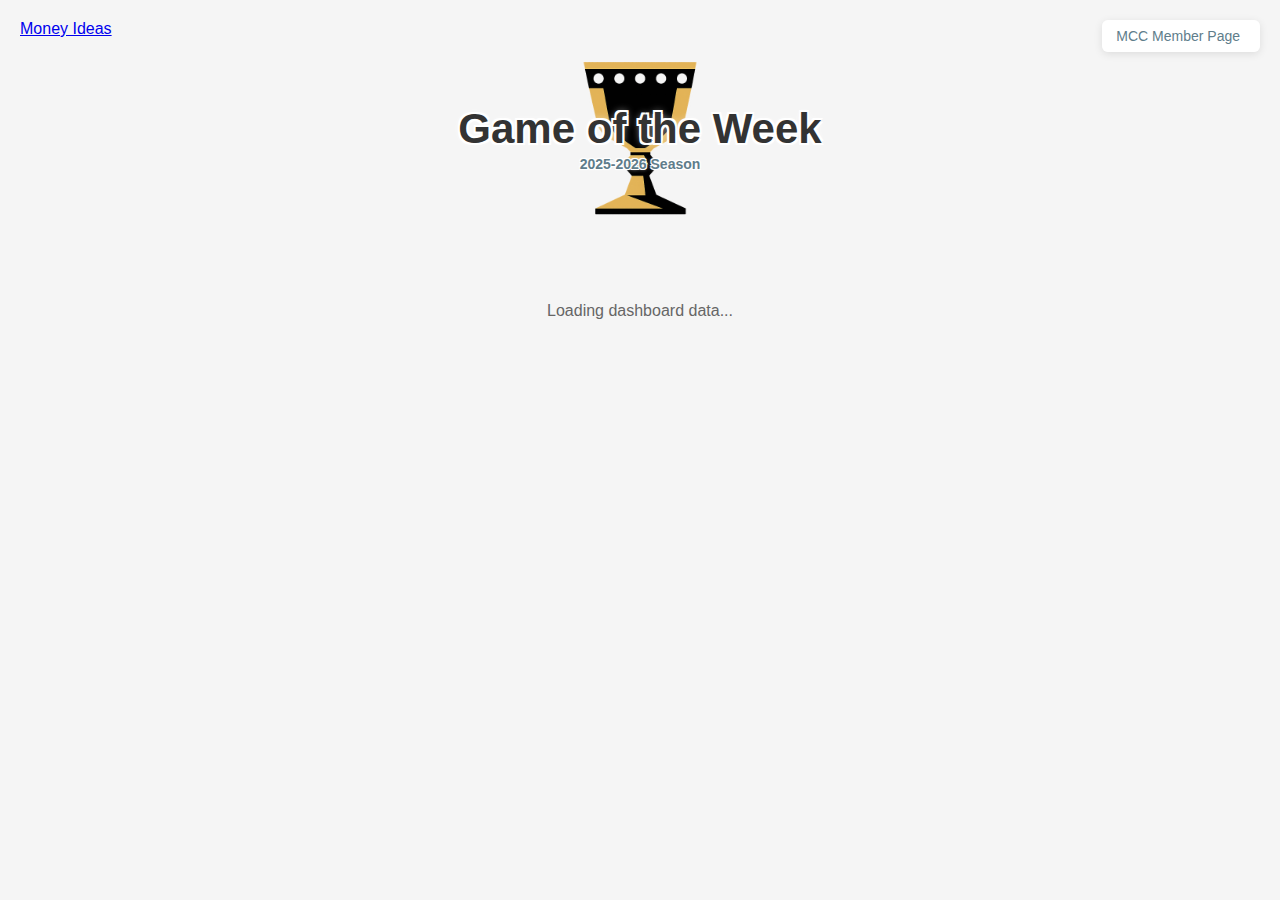
<file: index.html>
<!DOCTYPE html>
<html>
<head>
    <meta charset="UTF-8">
    <meta name="viewport" content="width=device-width, initial-scale=1.0">
    <title>Game of the Week Dashboard</title>
    <link rel="icon" type="image/png" href="assets/images/Goblet.png">

    <!-- External Dependencies -->
    <script src="https://d3js.org/d3.v7.min.js"></script>
    <link rel="stylesheet" href="https://cdnjs.cloudflare.com/ajax/libs/font-awesome/6.5.1/css/all.min.css" integrity="sha512-DTOQO9RWCH3ppGqcWaEA1BIZOC6xxalwEsw9c2QQeAIftl+Vegovlnee1c9QX4TctnWMn13TZye+giMm8e2LwA==" crossorigin="anonymous" referrerpolicy="no-referrer" />

    <!-- Modular CSS -->
    <link rel="stylesheet" href="css/variables.css">
    <link rel="stylesheet" href="css/base.css">
    <link rel="stylesheet" href="css/layout.css">
    <link rel="stylesheet" href="css/utilities.css">
    <link rel="stylesheet" href="css/components/header.css">
    <link rel="stylesheet" href="css/components/leaderboard.css">
    <link rel="stylesheet" href="css/components/streak-tracker.css">
    <link rel="stylesheet" href="css/components/horse-race.css">
    <link rel="stylesheet" href="css/components/matchups.css">
    <link rel="stylesheet" href="css/components/what-if.css">
    <link rel="stylesheet" href="css/components/picks-matrix.css">
    <link rel="stylesheet" href="css/components/similarity-matrix.css">
    <link rel="stylesheet" href="css/components/modals.css">
    <link rel="stylesheet" href="css/components/winners.css">
</head>
<body>
    <!-- Easter Egg: Hidden Traitors Link -->
    <div class="traitors-easter-egg">
        <a href="traitors.html" title="Enter the darkness...">
            <i class="fas fa-skull-crossbones"></i>
        </a>
    </div>

    <!-- Utility Links (Upper Right) -->
    <div class="league-link">
        <a href="https://curlingmembers.com/Members/LeagueDetail.aspx?id=604" target="_blank" rel="noopener noreferrer">
            MCC Member Page <i class="fas fa-external-link-alt"></i>
        </a>
    </div>

    <div class="form-responses-link">
        <a href="form-responses.html" title="View Form Responses">
            <i class="fas fa-comments"></i> Money Ideas
        </a>
    </div>

    <div class="dashboard-container">
        <!-- Main Header -->
        <div class="dashboard-header">
            <div class="header-content">
                <img src="assets/images/Goblet.png" alt="Trophy" class="header-goblet">
                <div class="header-text">
                    <h1>Game of the Week</h1>
                    <div class="subtitle">2025-2026 Season</div>
                </div>
            </div>
            <div class="header-right">
                <div id="currentHoldersContainer" class="current-holders-container"></div>
            </div>
            <div class="header-stats" id="statsSummary"></div>
        </div>

        <div id="loadingMessage" class="loading">Loading dashboard data...</div>
        <div id="errorMessage" class="error" style="display: none;"></div>

        <!-- Dashboard Grid -->
        <div class="dashboard-grid" id="dashboardGrid" style="display: none;">

            <!-- Upcoming Matchups Section -->
            <section class="section upcoming-section">
                <h2 class="section-title"><i class="fas fa-calendar"></i> Upcoming Matchup(s)</h2>
                <div class="matchups-grid" id="upcomingMatchupsGrid"></div>
                <div class="expand-schedule-container">
                    <button class="expand-schedule-btn" id="expandScheduleBtn">
                        <span id="expandScheduleText">Show Full Schedule</span>
                        <span id="expandScheduleIcon">▼</span>
                    </button>
                </div>

                <!-- Full Schedule Section (Initially Hidden) -->
                <div class="schedule-section" id="fullScheduleSection" style="display: none;">
                    <div class="schedule-header">
                        <h2 class="section-title"><i class="fas fa-calendar"></i> Full Game Schedule</h2>
                        <div class="schedule-filters">
                            <button class="schedule-filter-btn active" data-filter="all">All Games</button>
                            <button class="schedule-filter-btn" data-filter="completed">Completed</button>
                            <button class="schedule-filter-btn" data-filter="upcoming">Upcoming</button>
                        </div>
                    </div>

                    <div class="matchups-grid" id="matchupsGrid"></div>
                </div>
            </section>

            <!-- Left Column Container -->
            <div class="left-column-container">
                <!-- Leaderboard Section -->
                <section class="section leaderboard-section">
                    <div class="standings-header">
                        <h2 class="section-title"><i class="fas fa-medal"></i> <span id="standingsTitle">Current Standings</span></h2>
                        <div class="standings-view-toggle">
                            <button class="standings-toggle-btn active" id="viewPlayerBtn" data-view="player">
                                <i class="fas fa-user"></i> Players
                            </button>
                            <button class="standings-toggle-btn" id="viewTeamBtn" data-view="team">
                                <i class="fas fa-users"></i> Team Members
                            </button>
                            <button class="standings-toggle-btn" id="viewPositionBtn" data-view="position">
                                <i class="fas fa-chess"></i> Positions
                            </button>
                        </div>
                    </div>

                    <!-- Week Selector for Historical Standings -->
                    <div class="week-selector-section">
                        <label for="standingsWeekFilter"><i class="fas fa-calendar-week"></i> View Standings After Week:</label>
                        <select id="standingsWeekFilter">
                            <option value="">Current (All Games)</option>
                        </select>
                    </div>

                    <!-- Filter Controls -->
                    <div class="filter-section">
                        <button class="filter-toggle-btn" id="filterToggleBtn">
                            <span><i class="fas fa-filter"></i> Filter Players</span>
                            <i class="fas fa-chevron-down"></i>
                        </button>
                        <div class="filter-controls collapsed" id="filterControls">
                            <div class="filter-group">
                                <label for="teamFilter">Team Membership</label>
                                <select id="teamFilter">
                                    <option value="">All Teams</option>
                                </select>
                            </div>
                            <div class="filter-group">
                                <label for="positionFilter">Position</label>
                                <select id="positionFilter">
                                    <option value="">All Positions</option>
                                </select>
                            </div>
                            <div class="filter-group checkbox-group">
                                <input type="checkbox" id="funkEngFilter">
                                <label for="funkEngFilter">Funk-Eng Challengers Only</label>
                            </div>
                            <div class="filter-actions">
                                <button class="filter-btn reset-btn" id="resetFilters">
                                    <i class="fas fa-redo"></i> Reset
                                </button>
                            </div>
                        </div>
                    </div>

                    <table id="leaderboardTable">
                <thead>
                    <tr>
                        <th class="center sortable sorted-asc" data-sort="rank">Rank</th>
                        <th class="sortable" data-sort="name" id="nameHeader">Player</th>
                        <th class="center sortable" data-sort="wins" id="winsHeader">W</th>
                        <th class="center sortable" data-sort="losses" id="lossesHeader">L</th>
                        <th class="center sortable" data-sort="winPct">Win %</th>
                        <th class="center game-history-header" id="gameHistoryHeader">
                            <span id="gameHistoryLabel">Recent Games</span>
                            <span class="expand-header-btn" id="expandHeaderBtn" title="Expand to show all games">+</span>
                        </th>
                    </tr>
                </thead>
                <tbody id="leaderboardBody">
                        </tbody>
                    </table>
                    <div class="tooltip" id="tooltip"></div>
                </section>

                <!-- Streak Tracker Section -->
                <section class="section streak-tracker-section">
                    <h2 class="section-title"><i class="fas fa-bolt"></i> Streak Tracker (3+ Games)</h2>
                    <div id="streakTrackerContent"></div>
                </section>

                <!-- Combined Picks View Section -->
                <section class="section picks-view-section">
                <div class="picks-view-header">
                    <h2 class="section-title"><i class="fas fa-th"></i> <span id="picksViewTitle">All Player Picks</span></h2>
                    <div style="display: flex; align-items: center; gap: 15px;">
                        <div class="picks-view-toggle">
                            <button class="picks-toggle-btn active" data-view="matrix">
                                <i class="fas fa-table"></i> Matrix
                            </button>
                            <button class="picks-toggle-btn" data-view="distribution">
                                <i class="fas fa-chart-bar"></i> Distribution
                            </button>
                        </div>
                        <a href="printable-picks.html" class="printable-link" title="Open printable picks list">
                            <i class="fas fa-print"></i>
                            <span class="printable-link-text">Printable View</span>
                        </a>
                    </div>
                </div>

                <!-- Matrix View -->
                <div class="picks-view-content" id="matrixView">
                    <div class="matrix-filters">
                        <div class="matrix-filter-group">
                            <label for="matrixWeekFilter">Week:</label>
                            <select id="matrixWeekFilter">
                                <option value="all">All Weeks</option>
                            </select>
                        </div>
                        <div class="matrix-filter-group">
                            <label for="matrixGameFilter">Games:</label>
                            <select id="matrixGameFilter">
                                <option value="all">All Games</option>
                                <option value="completed">Completed Only</option>
                                <option value="upcoming">Upcoming Only</option>
                            </select>
                        </div>
                        <div class="matrix-filter-group">
                            <label for="matrixTeamFilter">Team:</label>
                            <select id="matrixTeamFilter">
                                <option value="all">All Teams</option>
                            </select>
                        </div>
                    </div>

                    <div class="picks-matrix-container">
                        <table class="picks-matrix-table" id="picksMatrixTable">
                            <thead id="matrixTableHead"></thead>
                            <tbody id="matrixTableBody"></tbody>
                        </table>
                    </div>
                </div>

                <!-- Distribution View -->
                <div class="picks-view-content" id="distributionView" style="display: none;">
                    <div class="matrix-filters">
                        <div class="matrix-filter-group">
                            <label for="distributionWeekFilter">Week:</label>
                            <select id="distributionWeekFilter">
                                <option value="all">All Weeks</option>
                            </select>
                        </div>
                        <div class="matrix-filter-group">
                            <label for="distributionGameFilter">Games:</label>
                            <select id="distributionGameFilter">
                                <option value="all">All Games</option>
                                <option value="completed">Completed Only</option>
                                <option value="upcoming">Upcoming Only</option>
                            </select>
                        </div>
                        <div class="matrix-filter-group">
                            <label for="distributionTeamFilter">Team:</label>
                            <select id="distributionTeamFilter">
                                <option value="all">All Teams</option>
                            </select>
                        </div>
                    </div>

                    <div class="distribution-list" id="distributionList"></div>
                </div>
            </section>

                <!-- Pick Similarity Section -->
                <section class="section similarity-matrix-section">
                    <div class="picks-view-header">
                        <h2 class="section-title"><i class="fas fa-grip"></i> Pick Similarity</h2>
                        <div class="picks-view-toggle" id="similarityViewToggle">
                            <!-- View toggle buttons will be inserted here by JS -->
                        </div>
                    </div>
                    <div id="similarityMatrixContent"></div>
                </section>
            </div> <!-- end left-column-container -->

            <!-- Right Column Container -->
            <div class="right-column-container">
                <!-- What-If Analysis Section -->
                <section class="section whatif-section" id="whatifSection" style="display: none;">
                <h2 class="section-title"><i class="fas fa-wand-magic-sparkles"></i> What-If Analysis</h2>
                <p style="color: var(--text-secondary); margin-bottom: 20px;">Select winners for upcoming games to see how it would affect the standings. Click a selected team again to unset.</p>

                <!-- Two Column Layout -->
                <div class="whatif-content">
                    <!-- Left Column: Game Selection -->
                    <div class="whatif-column">
                        <div class="whatif-column-title">Select Game Winners</div>

                        <div class="whatif-controls">
                            <button class="whatif-btn secondary" id="resetWhatif">Reset All</button>
                            <button class="whatif-btn secondary" id="pickAllChalk">Pick All Favorites</button>

                            <div class="whatif-player-picker">
                                <label for="playerSelect">Copy picks from:</label>
                                <select id="playerSelect">
                                    <option value="">-- Select Player --</option>
                                </select>
                                <button class="whatif-btn" id="copyPlayerPicks" disabled>Apply</button>
                            </div>
                        </div>

                        <div class="upcoming-games" id="upcomingGames"></div>
                    </div>

                    <!-- Right Column: Projected Standings -->
                    <div class="whatif-column">
                        <div class="whatif-column-title">
                            Hypothetical Standings
                            <span class="whatif-summary-inline">(<strong id="selectionCount">0</strong> of <strong id="totalGamesCount">0</strong> choices)</span>
                        </div>

                        <div class="whatif-results" id="whatifResultsContent">
                            <table class="comparison-table" id="projectedStandingsTable"></table>
                        </div>
                    </div>
                </div>
            </section>

                <!-- Horse Race Section -->
                <section class="section horse-race-section">
                    <h2 class="section-title"><i class="fas fa-chart-line"></i> Win Progression</h2>
                    <svg id="horseRaceChart"></svg>
                    <div class="tooltip" id="raceTooltip"></div>
                    <div class="race-controls">
                        <button class="race-btn secondary" id="showAllRace">Activate All</button>
                        <button class="race-btn secondary" id="hideAllRace">Deactivate All</button>
                        <span class="race-instruction">Click on a player card to toggle activation</span>
                    </div>
                    <div class="race-legend" id="raceLegend"></div>
                </section>
            </div> <!-- end right-column-container -->

        </div> <!-- end dashboard-grid -->

    </div> <!-- end dashboard-container -->

    <!-- Player Details Modal -->
    <div class="modal-overlay" id="playerModal">
        <div class="modal-content">
            <div class="modal-header">
                <div>
                    <h2 class="modal-title" id="modalPlayerName"></h2>
                    <div class="modal-subtitle" id="modalPlayerStats"></div>
                </div>
                <button class="modal-close" id="closeModal">&times;</button>
            </div>
            <div class="modal-body">
                <div class="picks-list" id="modalPicksList"></div>
            </div>
        </div>
    </div>

    <!-- Pantheon Modal -->
    <div class="modal-overlay" id="pantheonModal">
        <div class="modal-content pantheon-modal-content">
            <div class="modal-header">
                <div>
                    <h2 class="modal-title">
                        <i class="fas fa-landmark"></i> Hall of Champions
                    </h2>
                    <div class="modal-subtitle">Past Winners of Game of the Week Honors</div>
                </div>
                <button class="modal-close" id="closePantheon">&times;</button>
            </div>
            <div class="modal-body">
                <div class="pantheon-columns">
                    <div class="pantheon-column">
                        <h3 class="pantheon-column-title">
                            <i class="fas fa-trophy"></i> Game of the Week Goblet
                        </h3>
                        <div class="pantheon-history-list" id="gobletHistoryList"></div>
                    </div>
                    <div class="pantheon-column">
                        <h3 class="pantheon-column-title">
                            <i class="fas fa-trophy"></i> Funk-Eng Cup
                        </h3>
                        <div class="pantheon-history-list" id="funkEngHistoryList"></div>
                    </div>
                </div>
            </div>
        </div>
    </div>

    <!-- Similarity Modal -->
    <div class="modal-overlay" id="similarityModal">
        <div class="modal-content similarity-modal-content">
            <div class="modal-header similarity-modal-header">
                <div class="similarity-modal-title">
                    <h2 class="similarity-comparison-title">
                        <span id="similarityModalPlayer1"></span>
                        <span class="similarity-vs">vs</span>
                        <span id="similarityModalPlayer2"></span>
                    </h2>
                    <div class="similarity-stats-summary">
                        <div class="similarity-stat">
                            <span class="similarity-stat-label">Agreement</span>
                            <span class="similarity-stat-value" id="similarityPercentage"></span>
                        </div>
                        <div class="similarity-stat">
                            <span class="similarity-stat-label">Matching Games</span>
                            <span class="similarity-stat-value" id="matchingGames"></span>
                        </div>
                        <div class="similarity-stat">
                            <span class="similarity-stat-label">Different Picks</span>
                            <span class="similarity-stat-value" id="differentGames"></span>
                        </div>
                    </div>
                </div>
                <button class="modal-close" id="closeSimilarityModal">&times;</button>
            </div>
            <div class="modal-body">
                <h3 class="differences-section-title">
                    <i class="fas fa-exchange-alt"></i>
                    Games Where Picks Differed
                </h3>
                <div id="similarityDifferencesList"></div>
            </div>
        </div>
    </div>

    <!-- Matchup Tooltip -->
    <div id="matchupTooltip"></div>

    <!-- Similarity Tooltip -->
    <div id="similarityTooltip"></div>

    <!-- Main Application Entry Point -->
    <script type="module" src="js/main.js"></script>
</body>
</html>
</file>
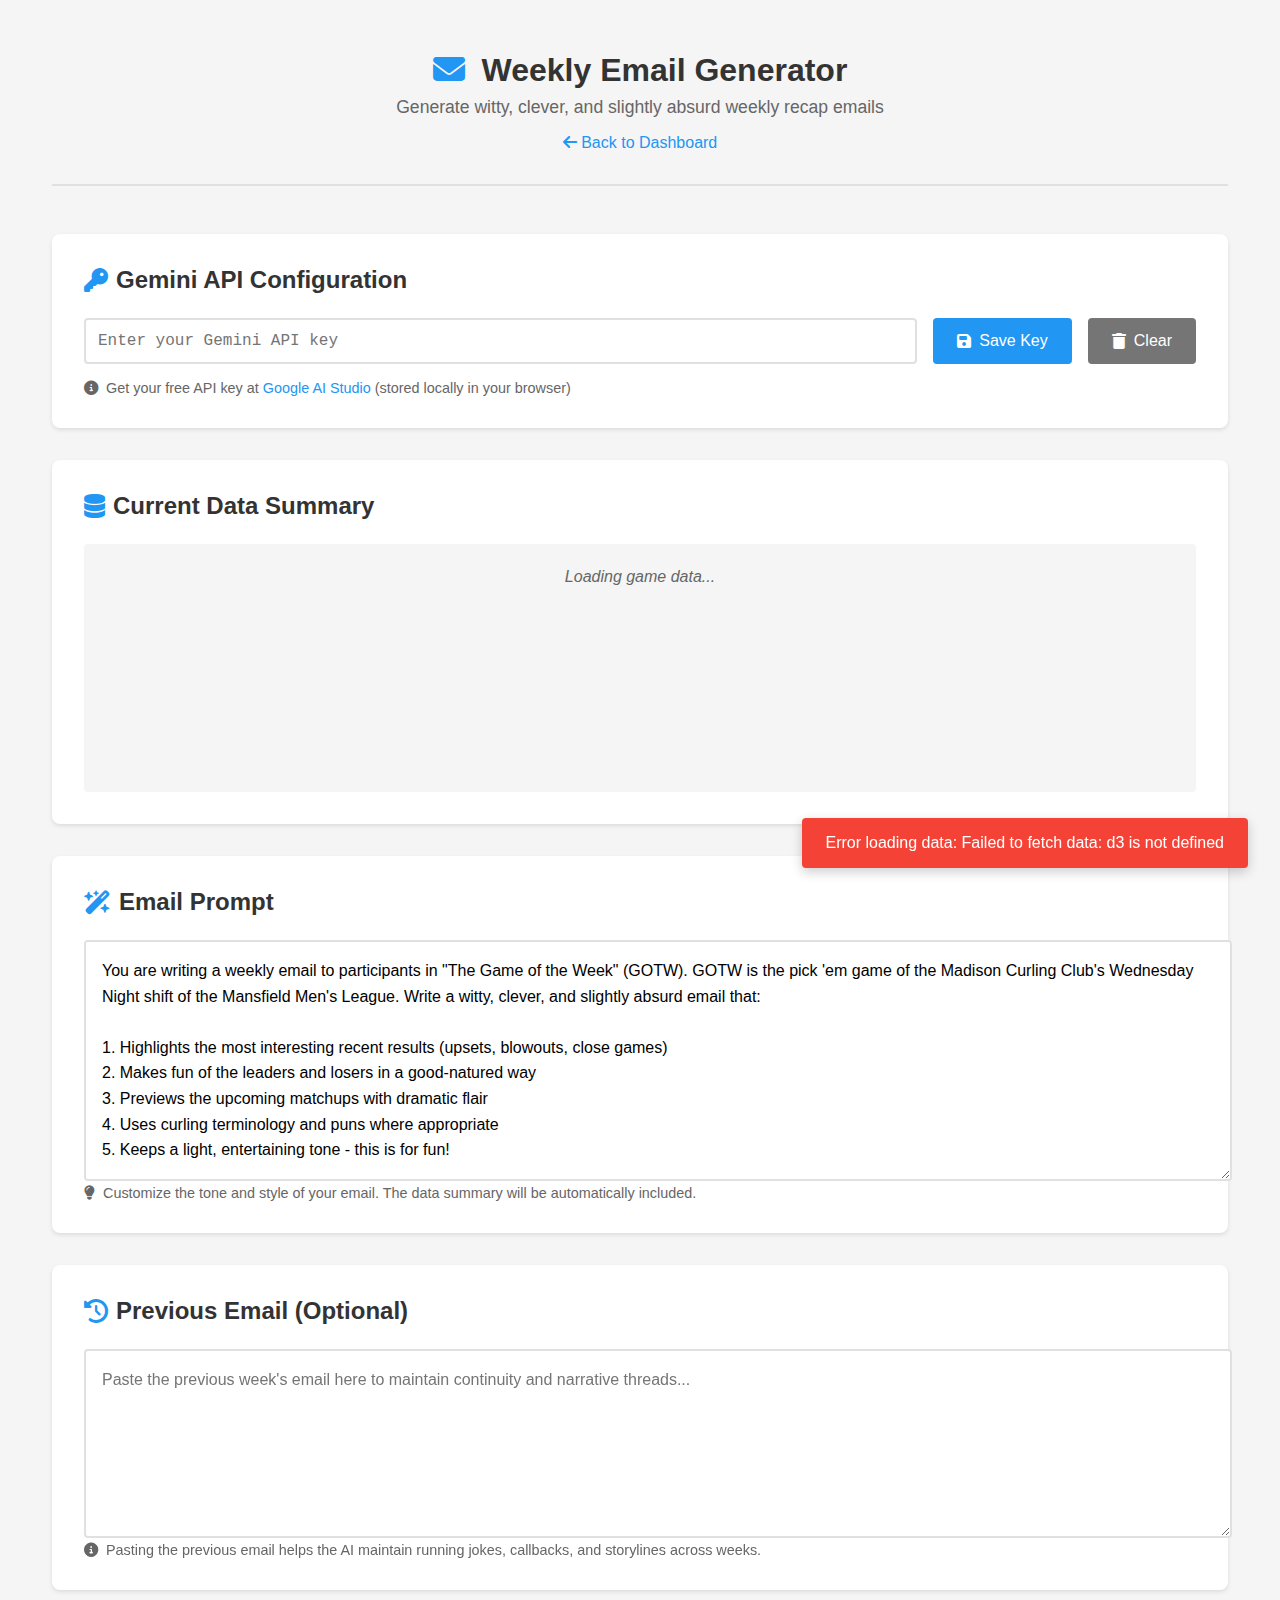
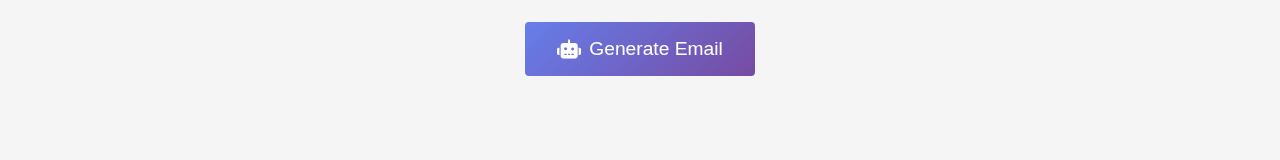
<file: email-generator.html>
<!DOCTYPE html>
<html lang="en">
<head>
    <meta charset="UTF-8">
    <meta name="viewport" content="width=device-width, initial-scale=1.0">
    <title>Game of the Week - Email Generator</title>

    <!-- External Dependencies -->
    <script src="https://d3js.org/d3.v7.min.js"></script>

    <link rel="stylesheet" href="css/global.css">
    <link rel="stylesheet" href="css/email-generator.css">
    <link rel="stylesheet" href="https://cdnjs.cloudflare.com/ajax/libs/font-awesome/6.5.1/css/all.min.css">
</head>
<body>
    <div class="container">
        <header>
            <h1><i class="fas fa-envelope"></i> Weekly Email Generator</h1>
            <p class="subtitle">Generate witty, clever, and slightly absurd weekly recap emails</p>
            <a href="index.html" class="back-link"><i class="fas fa-arrow-left"></i> Back to Dashboard</a>
        </header>

        <main>
            <!-- API Key Section -->
            <section class="card api-key-section">
                <h2><i class="fas fa-key"></i> Gemini API Configuration</h2>
                <div class="api-key-input-group">
                    <input
                        type="password"
                        id="apiKey"
                        placeholder="Enter your Gemini API key"
                        class="api-key-input"
                    >
                    <button id="saveApiKey" class="btn btn-primary">
                        <i class="fas fa-save"></i> Save Key
                    </button>
                    <button id="clearApiKey" class="btn btn-secondary">
                        <i class="fas fa-trash"></i> Clear
                    </button>
                </div>
                <p class="help-text">
                    <i class="fas fa-info-circle"></i>
                    Get your free API key at <a href="https://aistudio.google.com/app/apikey" target="_blank">Google AI Studio</a>
                    (stored locally in your browser)
                </p>
            </section>

            <!-- Data Preview Section -->
            <section class="card data-preview-section">
                <h2><i class="fas fa-database"></i> Current Data Summary</h2>
                <div id="dataPreview" class="data-preview">
                    <div class="loading">Loading game data...</div>
                </div>
            </section>

            <!-- Prompt Customization -->
            <section class="card prompt-section">
                <h2><i class="fas fa-wand-magic-sparkles"></i> Email Prompt</h2>
                <textarea
                    id="promptTemplate"
                    class="prompt-textarea"
                    rows="8"
                ></textarea>
                <p class="help-text">
                    <i class="fas fa-lightbulb"></i>
                    Customize the tone and style of your email. The data summary will be automatically included.
                </p>
            </section>

            <!-- Previous Email (Optional) -->
            <section class="card previous-email-section">
                <h2><i class="fas fa-clock-rotate-left"></i> Previous Email (Optional)</h2>
                <textarea
                    id="previousEmail"
                    class="prompt-textarea"
                    rows="6"
                    placeholder="Paste the previous week's email here to maintain continuity and narrative threads..."
                ></textarea>
                <p class="help-text">
                    <i class="fas fa-info-circle"></i>
                    Pasting the previous email helps the AI maintain running jokes, callbacks, and storylines across weeks.
                </p>
            </section>

            <!-- Generate Button -->
            <section class="action-section">
                <button id="generateEmail" class="btn btn-generate">
                    <i class="fas fa-robot"></i> Generate Email
                </button>
            </section>

            <!-- Generated Email Preview -->
            <section class="card preview-section" id="previewSection" style="display: none;">
                <div class="preview-header">
                    <h2><i class="fas fa-eye"></i> Generated Email</h2>
                    <div class="preview-actions">
                        <button id="regenerateEmail" class="btn btn-secondary">
                            <i class="fas fa-rotate"></i> Regenerate
                        </button>
                        <button id="copyEmail" class="btn btn-primary">
                            <i class="fas fa-copy"></i> Copy HTML
                        </button>
                    </div>
                </div>
                <div id="emailPreview" class="email-preview"></div>
            </section>

            <!-- Status Messages -->
            <div id="statusMessage" class="status-message"></div>

            <!-- Loading Overlay -->
            <div id="loadingOverlay" class="loading-overlay" style="display: none;">
                <div class="loading-spinner">
                    <div class="spinner"></div>
                    <div class="loading-text">Generating your witty email...</div>
                    <div class="loading-subtext">The AI is crafting something special</div>
                </div>
            </div>
        </main>
    </div>

    <script type="module" src="js/email-generator.js"></script>
</body>
</html>
</file>
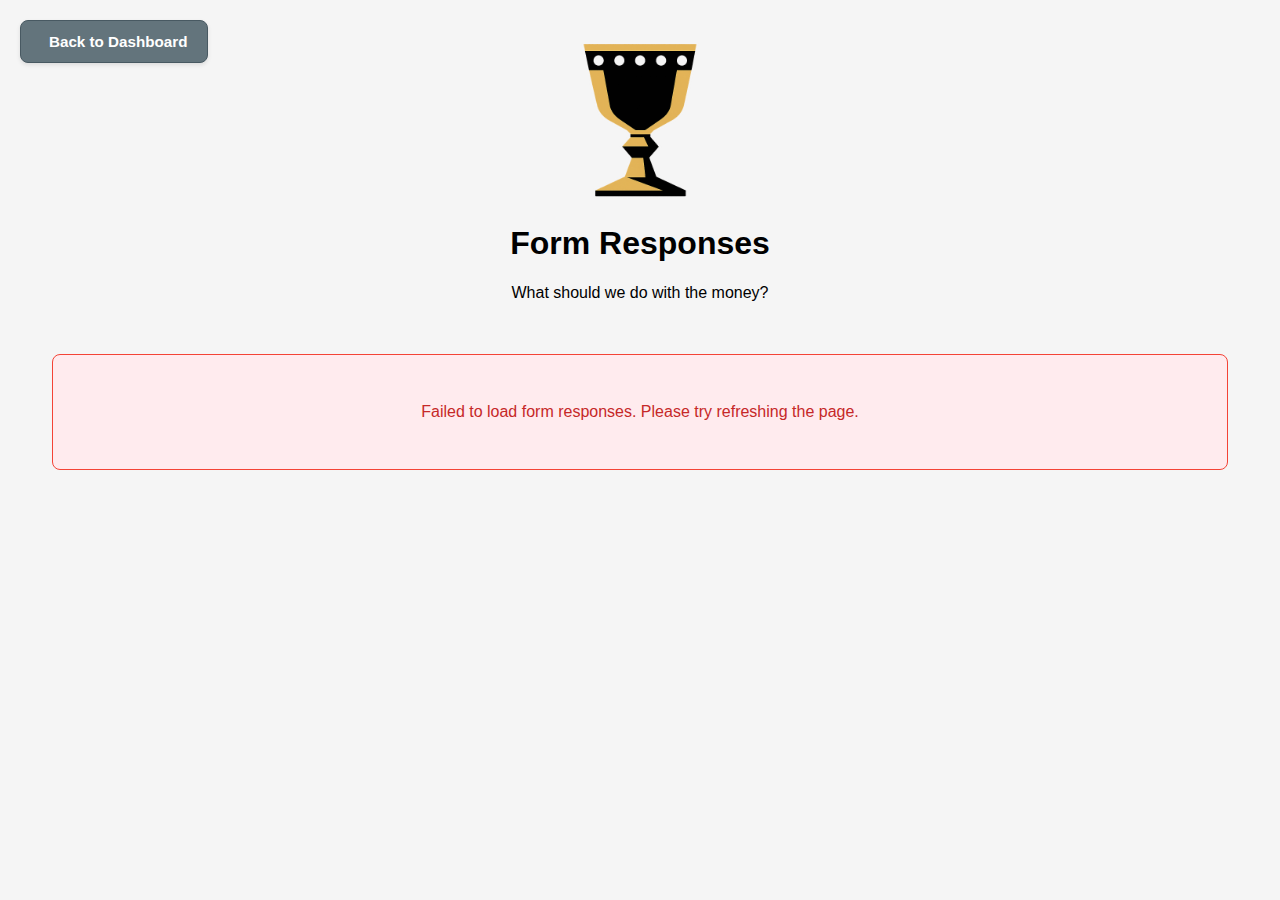
<file: form-responses.html>
<!DOCTYPE html>
<html>
<head>
    <meta charset="UTF-8">
    <meta name="viewport" content="width=device-width, initial-scale=1.0">
    <title>Form Responses - Game of the Week</title>
    <link rel="icon" type="image/png" href="assets/images/Goblet.png">

    <!-- External Dependencies -->
    <script src="https://d3js.org/d3.v7.min.js"></script>
    <link rel="stylesheet" href="https://cdnjs.cloudflare.com/ajax/libs/font-awesome/6.5.1/css/all.min.css" integrity="sha512-DTOQO9RWCH3ppGqcWaEA1BIZOC6xxalwEsw9c2QQeAIftl+Vegovlnee1c9QX4TctnWMn13TZye+giMm8e2LwA==" crossorigin="anonymous" referrerpolicy="no-referrer" />

    <!-- Modular CSS -->
    <link rel="stylesheet" href="css/variables.css">
    <link rel="stylesheet" href="css/base.css">
    <link rel="stylesheet" href="css/layout.css">
    <link rel="stylesheet" href="css/utilities.css">
    <link rel="stylesheet" href="css/components/form-responses.css">
</head>
<body>
    <!-- Back to Dashboard Link -->
    <div class="back-to-dashboard">
        <a href="index.html" title="Back to Dashboard">
            <i class="fas fa-arrow-left"></i> Back to Dashboard
        </a>
    </div>

    <div class="dashboard-container">
        <!-- Main Header -->
        <div class="dashboard-header">
            <div class="header-content">
                <img src="assets/images/Goblet.png" alt="Trophy" class="header-goblet">
                <div class="header-text">
                    <h1>Form Responses</h1>
                    <div class="subtitle">What should we do with the money?</div>
                </div>
            </div>
        </div>

        <!-- Loading State -->
        <div id="loadingIndicator" class="loading-indicator">
            <div class="spinner"></div>
            <p>Loading responses...</p>
        </div>

        <!-- Error State -->
        <div id="errorMessage" class="error-message" style="display: none;">
            <i class="fas fa-exclamation-triangle"></i>
            <p id="errorText"></p>
        </div>

        <!-- Form Responses Content -->
        <div id="responsesContent" style="display: none;">
            <!-- Summary Stats -->
            <div class="responses-summary" id="responsesSummary"></div>

            <!-- Info Message -->
            <div class="info-message">
                <i class="fas fa-info-circle"></i>
                <p>These are suggestions made by people when they submitted their picks - just informational for now. Have questions about an idea? <strong>Seek out the suggestor!</strong> Suggestors are encouraged to lobby for their ideas. Have something new to add? Let <strong>Pete Young</strong> know.</p>
            </div>

            <!-- Responses List -->
            <div class="responses-section">
                <div class="responses-header">
                    <h2><i class="fas fa-comments"></i> Responses</h2>
                    <div class="filter-buttons">
                        <button class="filter-btn" data-filter="all">
                            <i class="fas fa-list"></i> All
                        </button>
                        <button class="filter-btn" data-filter="silly">
                            <i class="fas fa-laugh"></i> Silly
                        </button>
                        <button class="filter-btn active" data-filter="serious">
                            <i class="fas fa-lightbulb"></i> Serious
                        </button>
                    </div>
                </div>
                <div id="responsesList"></div>
            </div>
        </div>
    </div>

    <!-- JavaScript Module -->
    <script type="module" src="js/form-responses-main.js"></script>
</body>
</html>
</file>
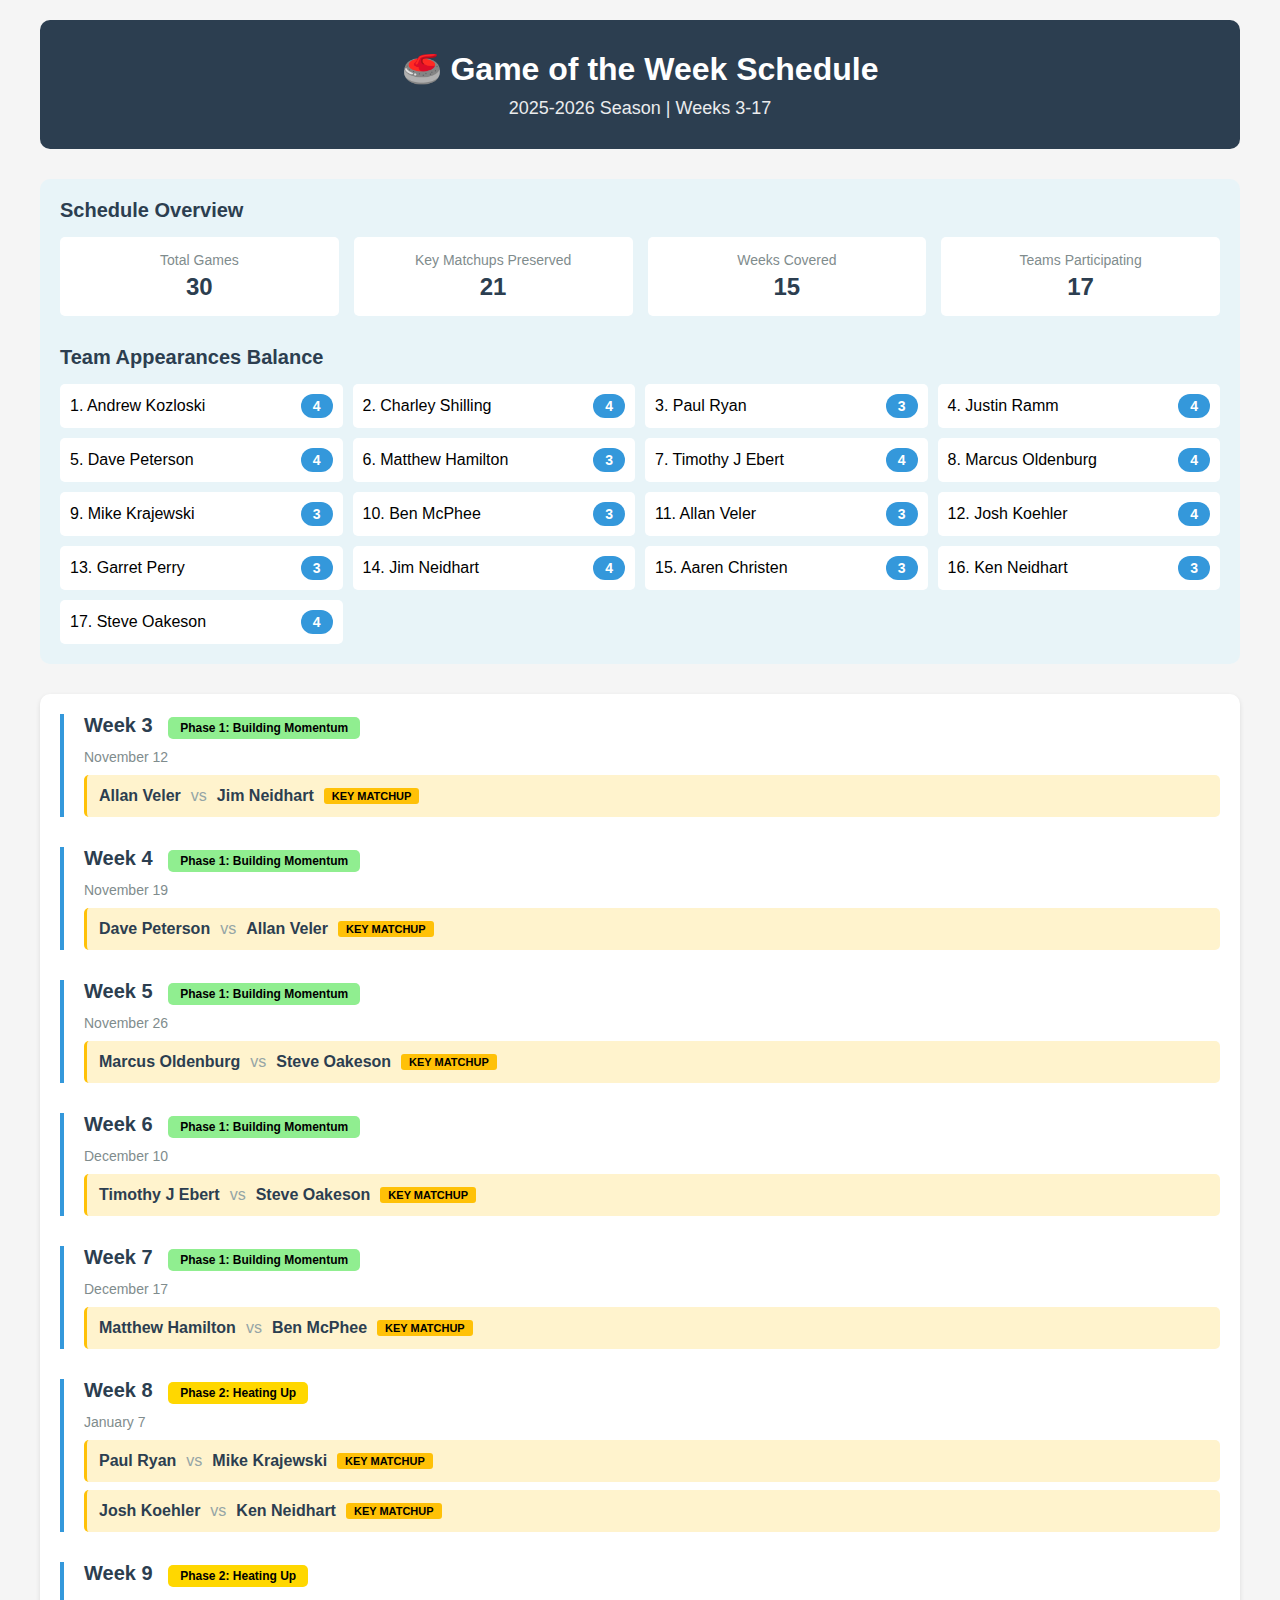
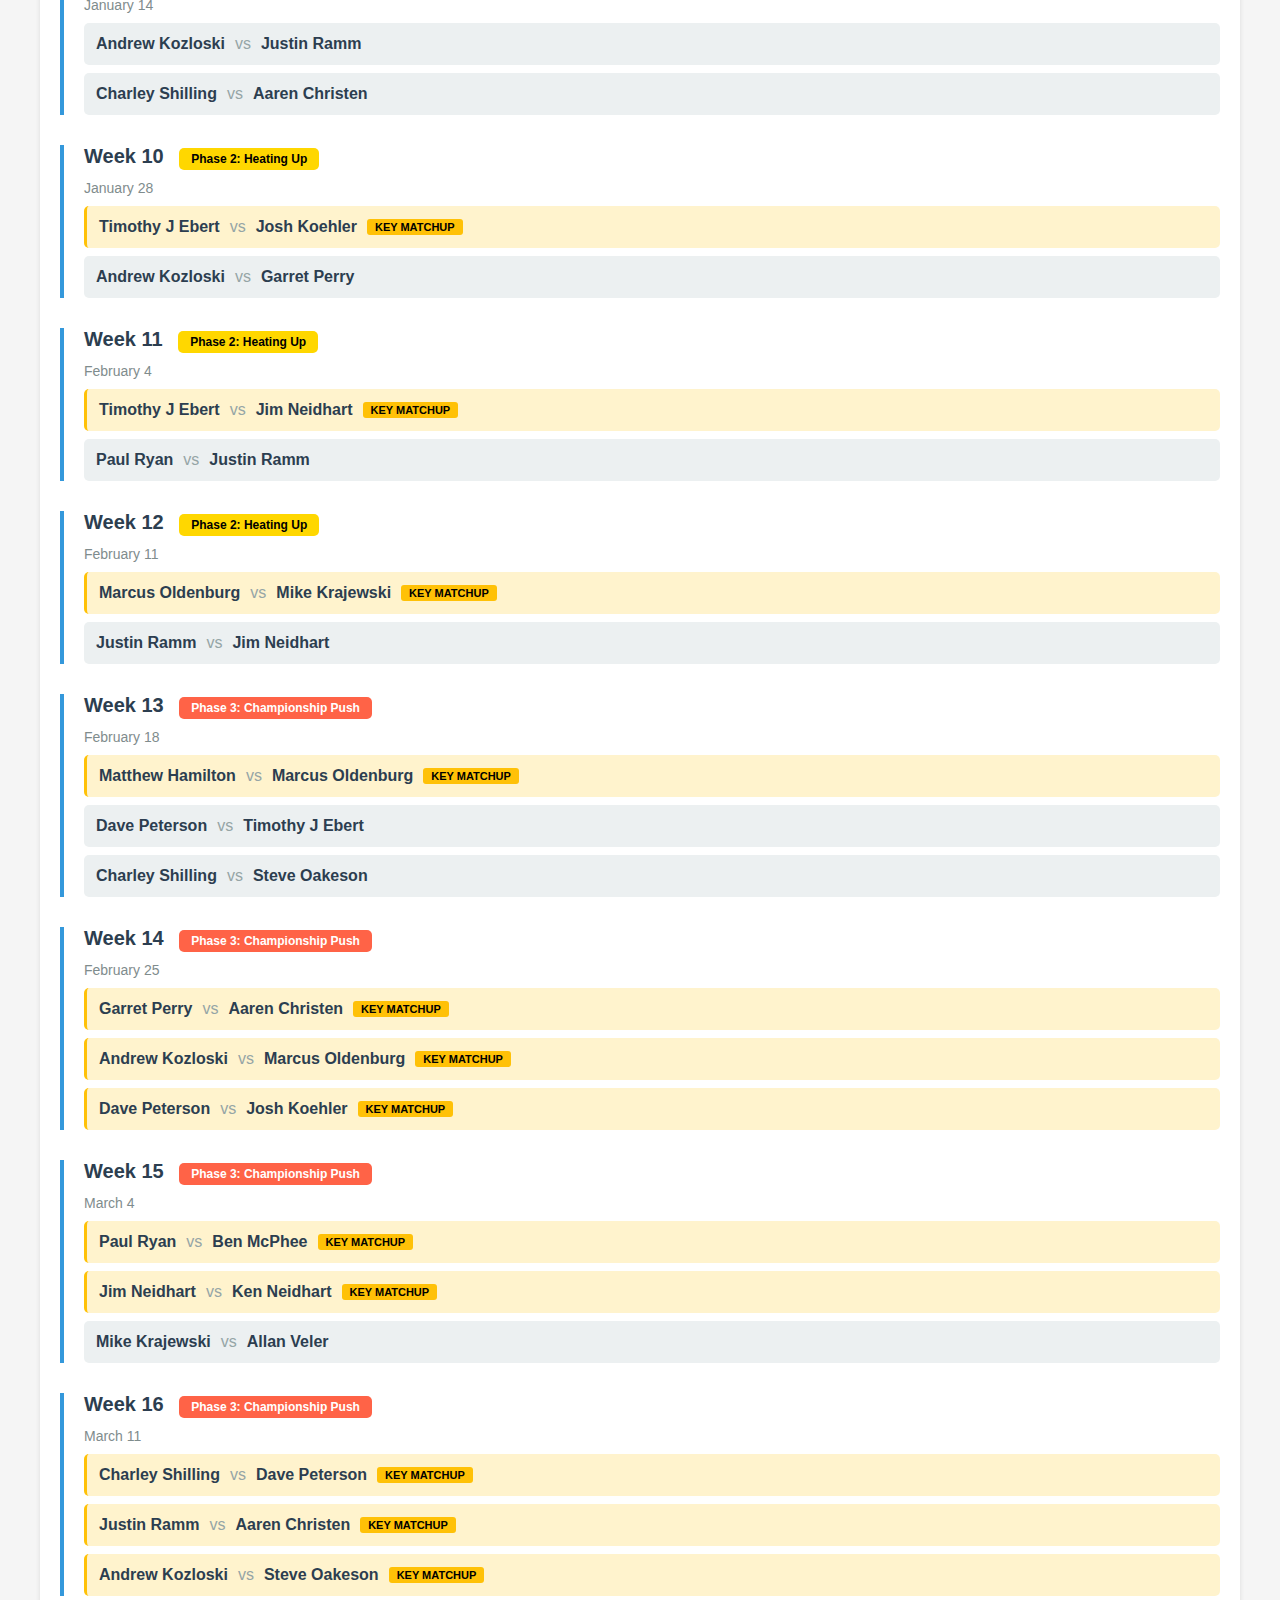
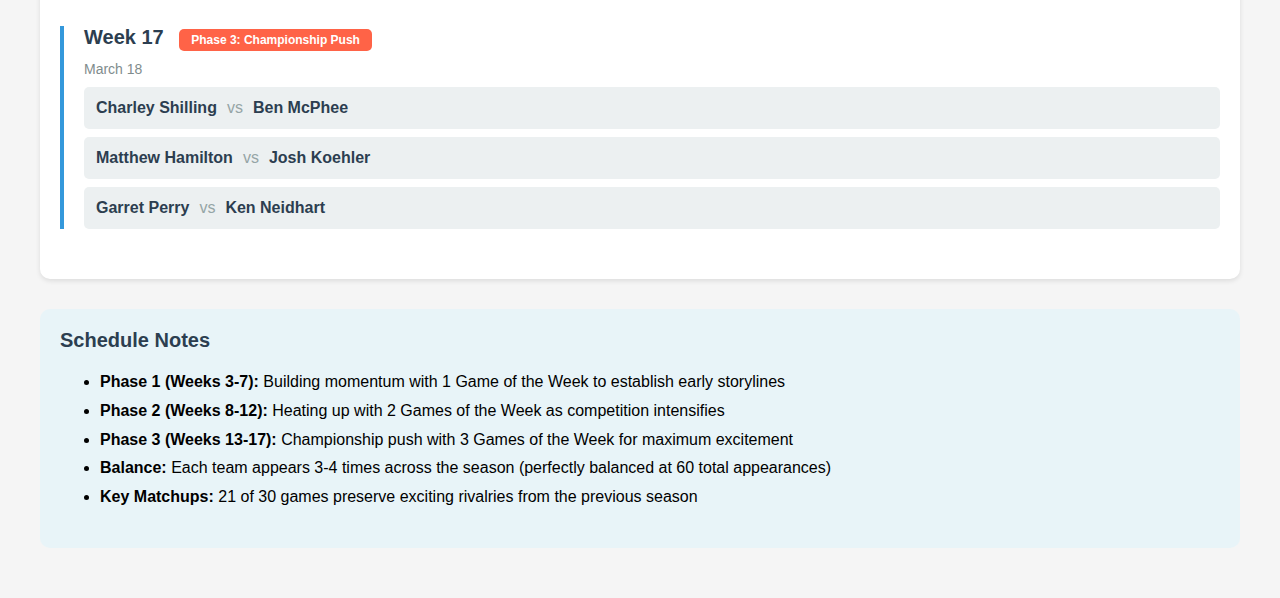
<file: game-of-the-week-2025-2026.html>
<!DOCTYPE html>
<html>
<head>
    <title>Game of the Week 2025-2026 Season</title>
    <style>
        body {
            font-family: Arial, sans-serif;
            max-width: 1200px;
            margin: 0 auto;
            padding: 20px;
            background-color: #f5f5f5;
        }

        .header {
            text-align: center;
            background-color: #2c3e50;
            color: white;
            padding: 30px;
            border-radius: 10px;
            margin-bottom: 30px;
        }

        h1 {
            margin: 0 0 10px 0;
        }

        .subtitle {
            font-size: 18px;
            opacity: 0.9;
        }

        .schedule-container {
            background-color: white;
            border-radius: 10px;
            padding: 20px;
            box-shadow: 0 2px 5px rgba(0, 0, 0, 0.1);
        }

        .week-section {
            margin-bottom: 30px;
            border-left: 4px solid #3498db;
            padding-left: 20px;
        }

        .week-header {
            font-size: 20px;
            font-weight: bold;
            color: #2c3e50;
            margin-bottom: 10px;
        }

        .week-date {
            color: #7f8c8d;
            font-size: 14px;
            margin-bottom: 10px;
        }

        .matchup {
            background-color: #ecf0f1;
            padding: 12px;
            margin: 8px 0;
            border-radius: 5px;
            display: flex;
            align-items: center;
            transition: background-color 0.3s;
        }

        .matchup:hover {
            background-color: #d5dbdb;
        }

        .matchup.key-matchup {
            background-color: #fff3cd;
            border-left: 3px solid #ffc107;
        }

        .matchup.key-matchup:hover {
            background-color: #ffe69c;
        }

        .team {
            font-weight: bold;
            color: #2c3e50;
        }

        .vs {
            margin: 0 10px;
            color: #95a5a6;
        }

        .key-badge {
            background-color: #ffc107;
            color: #000;
            padding: 2px 8px;
            border-radius: 3px;
            font-size: 11px;
            margin-left: 10px;
            font-weight: bold;
        }

        .stats-section {
            background-color: #e8f4f8;
            padding: 20px;
            border-radius: 10px;
            margin-bottom: 30px;
        }

        .stats-title {
            font-size: 20px;
            font-weight: bold;
            color: #2c3e50;
            margin-bottom: 15px;
        }

        .stats-grid {
            display: grid;
            grid-template-columns: repeat(auto-fit, minmax(200px, 1fr));
            gap: 15px;
        }

        .stat-item {
            background-color: white;
            padding: 15px;
            border-radius: 5px;
            text-align: center;
        }

        .stat-label {
            color: #7f8c8d;
            font-size: 14px;
            margin-bottom: 5px;
        }

        .stat-value {
            font-size: 24px;
            font-weight: bold;
            color: #2c3e50;
        }

        .team-balance {
            margin-top: 30px;
        }

        .team-list {
            display: grid;
            grid-template-columns: repeat(auto-fill, minmax(250px, 1fr));
            gap: 10px;
            margin-top: 15px;
        }

        .team-item {
            background-color: white;
            padding: 10px;
            border-radius: 5px;
            display: flex;
            justify-content: space-between;
            align-items: center;
        }

        .appearance-count {
            background-color: #3498db;
            color: white;
            padding: 4px 12px;
            border-radius: 15px;
            font-weight: bold;
            font-size: 14px;
        }

        .phase-indicator {
            display: inline-block;
            padding: 4px 12px;
            border-radius: 5px;
            font-size: 12px;
            font-weight: bold;
            margin-left: 10px;
        }

        .phase-1 {
            background-color: #90EE90;
            color: #000;
        }

        .phase-2 {
            background-color: #FFD700;
            color: #000;
        }

        .phase-3 {
            background-color: #FF6347;
            color: #fff;
        }
    </style>
</head>
<body>
    <div class="header">
        <h1>🥌 Game of the Week Schedule</h1>
        <div class="subtitle">2025-2026 Season | Weeks 3-17</div>
    </div>

    <div class="stats-section">
        <div class="stats-title">Schedule Overview</div>
        <div class="stats-grid">
            <div class="stat-item">
                <div class="stat-label">Total Games</div>
                <div class="stat-value">30</div>
            </div>
            <div class="stat-item">
                <div class="stat-label">Key Matchups Preserved</div>
                <div class="stat-value">21</div>
            </div>
            <div class="stat-item">
                <div class="stat-label">Weeks Covered</div>
                <div class="stat-value">15</div>
            </div>
            <div class="stat-item">
                <div class="stat-label">Teams Participating</div>
                <div class="stat-value">17</div>
            </div>
        </div>

        <div class="team-balance">
            <div class="stats-title">Team Appearances Balance</div>
            <div class="team-list">
                <div class="team-item">
                    <span>1. Andrew Kozloski</span>
                    <span class="appearance-count">4</span>
                </div>
                <div class="team-item">
                    <span>2. Charley Shilling</span>
                    <span class="appearance-count">4</span>
                </div>
                <div class="team-item">
                    <span>3. Paul Ryan</span>
                    <span class="appearance-count">3</span>
                </div>
                <div class="team-item">
                    <span>4. Justin Ramm</span>
                    <span class="appearance-count">4</span>
                </div>
                <div class="team-item">
                    <span>5. Dave Peterson</span>
                    <span class="appearance-count">4</span>
                </div>
                <div class="team-item">
                    <span>6. Matthew Hamilton</span>
                    <span class="appearance-count">3</span>
                </div>
                <div class="team-item">
                    <span>7. Timothy J Ebert</span>
                    <span class="appearance-count">4</span>
                </div>
                <div class="team-item">
                    <span>8. Marcus Oldenburg</span>
                    <span class="appearance-count">4</span>
                </div>
                <div class="team-item">
                    <span>9. Mike Krajewski</span>
                    <span class="appearance-count">3</span>
                </div>
                <div class="team-item">
                    <span>10. Ben McPhee</span>
                    <span class="appearance-count">3</span>
                </div>
                <div class="team-item">
                    <span>11. Allan Veler</span>
                    <span class="appearance-count">3</span>
                </div>
                <div class="team-item">
                    <span>12. Josh Koehler</span>
                    <span class="appearance-count">4</span>
                </div>
                <div class="team-item">
                    <span>13. Garret Perry</span>
                    <span class="appearance-count">3</span>
                </div>
                <div class="team-item">
                    <span>14. Jim Neidhart</span>
                    <span class="appearance-count">4</span>
                </div>
                <div class="team-item">
                    <span>15. Aaren Christen</span>
                    <span class="appearance-count">3</span>
                </div>
                <div class="team-item">
                    <span>16. Ken Neidhart</span>
                    <span class="appearance-count">3</span>
                </div>
                <div class="team-item">
                    <span>17. Steve Oakeson</span>
                    <span class="appearance-count">4</span>
                </div>
            </div>
        </div>
    </div>

    <div class="schedule-container">
        <!-- PHASE 1: Weeks 3-7 (1 game per week) -->
        <div class="week-section">
            <div class="week-header">
                Week 3
                <span class="phase-indicator phase-1">Phase 1: Building Momentum</span>
            </div>
            <div class="week-date">November 12</div>
            <div class="matchup key-matchup">
                <span class="team">Allan Veler</span>
                <span class="vs">vs</span>
                <span class="team">Jim Neidhart</span>
                <span class="key-badge">KEY MATCHUP</span>
            </div>
        </div>

        <div class="week-section">
            <div class="week-header">
                Week 4
                <span class="phase-indicator phase-1">Phase 1: Building Momentum</span>
            </div>
            <div class="week-date">November 19</div>
            <div class="matchup key-matchup">
                <span class="team">Dave Peterson</span>
                <span class="vs">vs</span>
                <span class="team">Allan Veler</span>
                <span class="key-badge">KEY MATCHUP</span>
            </div>
        </div>

        <div class="week-section">
            <div class="week-header">
                Week 5
                <span class="phase-indicator phase-1">Phase 1: Building Momentum</span>
            </div>
            <div class="week-date">November 26</div>
            <div class="matchup key-matchup">
                <span class="team">Marcus Oldenburg</span>
                <span class="vs">vs</span>
                <span class="team">Steve Oakeson</span>
                <span class="key-badge">KEY MATCHUP</span>
            </div>
        </div>

        <div class="week-section">
            <div class="week-header">
                Week 6
                <span class="phase-indicator phase-1">Phase 1: Building Momentum</span>
            </div>
            <div class="week-date">December 10</div>
            <div class="matchup key-matchup">
                <span class="team">Timothy J Ebert</span>
                <span class="vs">vs</span>
                <span class="team">Steve Oakeson</span>
                <span class="key-badge">KEY MATCHUP</span>
            </div>
        </div>

        <div class="week-section">
            <div class="week-header">
                Week 7
                <span class="phase-indicator phase-1">Phase 1: Building Momentum</span>
            </div>
            <div class="week-date">December 17</div>
            <div class="matchup key-matchup">
                <span class="team">Matthew Hamilton</span>
                <span class="vs">vs</span>
                <span class="team">Ben McPhee</span>
                <span class="key-badge">KEY MATCHUP</span>
            </div>
        </div>

        <!-- PHASE 2: Weeks 8-12 (2 games per week) -->
        <div class="week-section">
            <div class="week-header">
                Week 8
                <span class="phase-indicator phase-2">Phase 2: Heating Up</span>
            </div>
            <div class="week-date">January 7</div>
            <div class="matchup key-matchup">
                <span class="team">Paul Ryan</span>
                <span class="vs">vs</span>
                <span class="team">Mike Krajewski</span>
                <span class="key-badge">KEY MATCHUP</span>
            </div>
            <div class="matchup key-matchup">
                <span class="team">Josh Koehler</span>
                <span class="vs">vs</span>
                <span class="team">Ken Neidhart</span>
                <span class="key-badge">KEY MATCHUP</span>
            </div>
        </div>

        <div class="week-section">
            <div class="week-header">
                Week 9
                <span class="phase-indicator phase-2">Phase 2: Heating Up</span>
            </div>
            <div class="week-date">January 14</div>
            <div class="matchup">
                <span class="team">Andrew Kozloski</span>
                <span class="vs">vs</span>
                <span class="team">Justin Ramm</span>
            </div>
            <div class="matchup">
                <span class="team">Charley Shilling</span>
                <span class="vs">vs</span>
                <span class="team">Aaren Christen</span>
            </div>
        </div>

        <div class="week-section">
            <div class="week-header">
                Week 10
                <span class="phase-indicator phase-2">Phase 2: Heating Up</span>
            </div>
            <div class="week-date">January 28</div>
            <div class="matchup key-matchup">
                <span class="team">Timothy J Ebert</span>
                <span class="vs">vs</span>
                <span class="team">Josh Koehler</span>
                <span class="key-badge">KEY MATCHUP</span>
            </div>
            <div class="matchup">
                <span class="team">Andrew Kozloski</span>
                <span class="vs">vs</span>
                <span class="team">Garret Perry</span>
            </div>
        </div>

        <div class="week-section">
            <div class="week-header">
                Week 11
                <span class="phase-indicator phase-2">Phase 2: Heating Up</span>
            </div>
            <div class="week-date">February 4</div>
            <div class="matchup key-matchup">
                <span class="team">Timothy J Ebert</span>
                <span class="vs">vs</span>
                <span class="team">Jim Neidhart</span>
                <span class="key-badge">KEY MATCHUP</span>
            </div>
            <div class="matchup">
                <span class="team">Paul Ryan</span>
                <span class="vs">vs</span>
                <span class="team">Justin Ramm</span>
            </div>
        </div>

        <div class="week-section">
            <div class="week-header">
                Week 12
                <span class="phase-indicator phase-2">Phase 2: Heating Up</span>
            </div>
            <div class="week-date">February 11</div>
            <div class="matchup key-matchup">
                <span class="team">Marcus Oldenburg</span>
                <span class="vs">vs</span>
                <span class="team">Mike Krajewski</span>
                <span class="key-badge">KEY MATCHUP</span>
            </div>
            <div class="matchup">
                <span class="team">Justin Ramm</span>
                <span class="vs">vs</span>
                <span class="team">Jim Neidhart</span>
            </div>
        </div>

        <!-- PHASE 3: Weeks 13-17 (3 games per week) -->
        <div class="week-section">
            <div class="week-header">
                Week 13
                <span class="phase-indicator phase-3">Phase 3: Championship Push</span>
            </div>
            <div class="week-date">February 18</div>
            <div class="matchup key-matchup">
                <span class="team">Matthew Hamilton</span>
                <span class="vs">vs</span>
                <span class="team">Marcus Oldenburg</span>
                <span class="key-badge">KEY MATCHUP</span>
            </div>
            <div class="matchup">
                <span class="team">Dave Peterson</span>
                <span class="vs">vs</span>
                <span class="team">Timothy J Ebert</span>
            </div>
            <div class="matchup">
                <span class="team">Charley Shilling</span>
                <span class="vs">vs</span>
                <span class="team">Steve Oakeson</span>
            </div>
        </div>

        <div class="week-section">
            <div class="week-header">
                Week 14
                <span class="phase-indicator phase-3">Phase 3: Championship Push</span>
            </div>
            <div class="week-date">February 25</div>
            <div class="matchup key-matchup">
                <span class="team">Garret Perry</span>
                <span class="vs">vs</span>
                <span class="team">Aaren Christen</span>
                <span class="key-badge">KEY MATCHUP</span>
            </div>
            <div class="matchup key-matchup">
                <span class="team">Andrew Kozloski</span>
                <span class="vs">vs</span>
                <span class="team">Marcus Oldenburg</span>
                <span class="key-badge">KEY MATCHUP</span>
            </div>
            <div class="matchup key-matchup">
                <span class="team">Dave Peterson</span>
                <span class="vs">vs</span>
                <span class="team">Josh Koehler</span>
                <span class="key-badge">KEY MATCHUP</span>
            </div>
        </div>

        <div class="week-section">
            <div class="week-header">
                Week 15
                <span class="phase-indicator phase-3">Phase 3: Championship Push</span>
            </div>
            <div class="week-date">March 4</div>
            <div class="matchup key-matchup">
                <span class="team">Paul Ryan</span>
                <span class="vs">vs</span>
                <span class="team">Ben McPhee</span>
                <span class="key-badge">KEY MATCHUP</span>
            </div>
            <div class="matchup key-matchup">
                <span class="team">Jim Neidhart</span>
                <span class="vs">vs</span>
                <span class="team">Ken Neidhart</span>
                <span class="key-badge">KEY MATCHUP</span>
            </div>
            <div class="matchup">
                <span class="team">Mike Krajewski</span>
                <span class="vs">vs</span>
                <span class="team">Allan Veler</span>
            </div>
        </div>

        <div class="week-section">
            <div class="week-header">
                Week 16
                <span class="phase-indicator phase-3">Phase 3: Championship Push</span>
            </div>
            <div class="week-date">March 11</div>
            <div class="matchup key-matchup">
                <span class="team">Charley Shilling</span>
                <span class="vs">vs</span>
                <span class="team">Dave Peterson</span>
                <span class="key-badge">KEY MATCHUP</span>
            </div>
            <div class="matchup key-matchup">
                <span class="team">Justin Ramm</span>
                <span class="vs">vs</span>
                <span class="team">Aaren Christen</span>
                <span class="key-badge">KEY MATCHUP</span>
            </div>
            <div class="matchup key-matchup">
                <span class="team">Andrew Kozloski</span>
                <span class="vs">vs</span>
                <span class="team">Steve Oakeson</span>
                <span class="key-badge">KEY MATCHUP</span>
            </div>
        </div>

        <div class="week-section">
            <div class="week-header">
                Week 17
                <span class="phase-indicator phase-3">Phase 3: Championship Push</span>
            </div>
            <div class="week-date">March 18</div>
            <div class="matchup">
                <span class="team">Charley Shilling</span>
                <span class="vs">vs</span>
                <span class="team">Ben McPhee</span>
            </div>
            <div class="matchup">
                <span class="team">Matthew Hamilton</span>
                <span class="vs">vs</span>
                <span class="team">Josh Koehler</span>
            </div>
            <div class="matchup">
                <span class="team">Garret Perry</span>
                <span class="vs">vs</span>
                <span class="team">Ken Neidhart</span>
            </div>
        </div>
    </div>

    <div class="stats-section" style="margin-top: 30px;">
        <div class="stats-title">Schedule Notes</div>
        <ul style="line-height: 1.8;">
            <li><strong>Phase 1 (Weeks 3-7):</strong> Building momentum with 1 Game of the Week to establish early storylines</li>
            <li><strong>Phase 2 (Weeks 8-12):</strong> Heating up with 2 Games of the Week as competition intensifies</li>
            <li><strong>Phase 3 (Weeks 13-17):</strong> Championship push with 3 Games of the Week for maximum excitement</li>
            <li><strong>Balance:</strong> Each team appears 3-4 times across the season (perfectly balanced at 60 total appearances)</li>
            <li><strong>Key Matchups:</strong> 21 of 30 games preserve exciting rivalries from the previous season</li>
        </ul>
    </div>
</body>
</html>
</file>
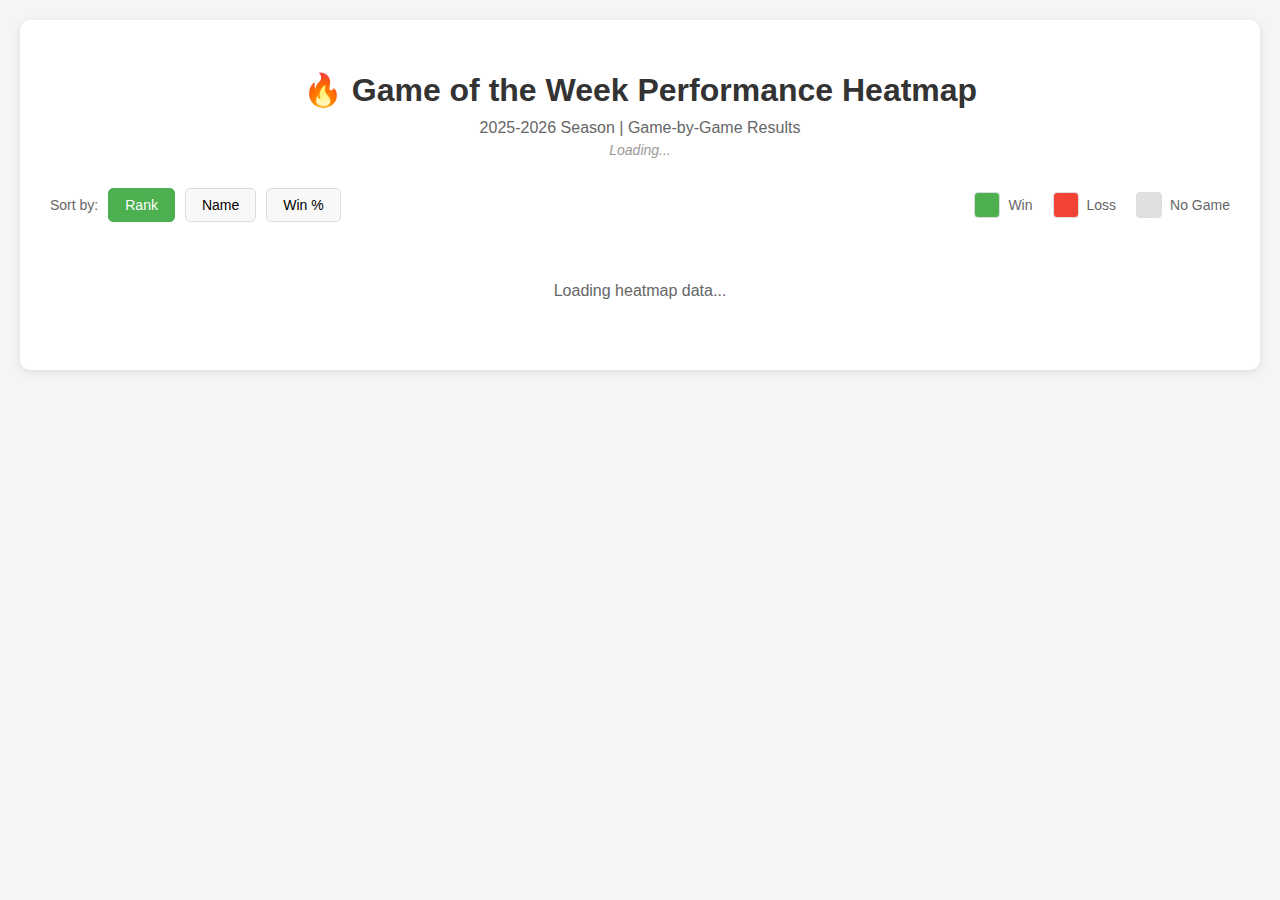
<file: heatmap.html>
<!DOCTYPE html>
<html>
<head>
    <title>Game of the Week Performance Heatmap</title>
    <script src="https://d3js.org/d3.v7.min.js"></script>
    <style>
        body {
            font-family: 'Segoe UI', Tahoma, Geneva, Verdana, sans-serif;
            background-color: #f5f5f5;
            margin: 0;
            padding: 20px;
        }

        .heatmap-container {
            max-width: 1400px;
            margin: auto;
            background-color: white;
            padding: 30px;
            border-radius: 10px;
            box-shadow: 0 2px 10px rgba(0, 0, 0, 0.1);
        }

        .header {
            text-align: center;
            margin-bottom: 30px;
        }

        .header h1 {
            font-size: 32px;
            color: #333;
            margin-bottom: 10px;
        }

        .header .subtitle {
            font-size: 16px;
            color: #666;
            margin-bottom: 5px;
        }

        .header .last-updated {
            font-size: 14px;
            color: #999;
            font-style: italic;
        }

        .controls {
            display: flex;
            justify-content: space-between;
            align-items: center;
            margin-bottom: 20px;
            flex-wrap: wrap;
            gap: 15px;
        }

        .sort-controls {
            display: flex;
            align-items: center;
            gap: 10px;
        }

        .sort-label {
            font-size: 14px;
            color: #666;
        }

        .sort-btn {
            padding: 8px 16px;
            border: 1px solid #ddd;
            border-radius: 5px;
            background-color: #f8f8f8;
            cursor: pointer;
            font-size: 14px;
            transition: all 0.3s;
        }

        .sort-btn:hover {
            background-color: #e8e8e8;
        }

        .sort-btn.active {
            background-color: #4CAF50;
            color: white;
            border-color: #4CAF50;
        }

        .legend {
            display: flex;
            gap: 20px;
            align-items: center;
        }

        .legend-item {
            display: flex;
            align-items: center;
            gap: 8px;
            font-size: 14px;
            color: #666;
        }

        .legend-box {
            width: 24px;
            height: 24px;
            border-radius: 4px;
            border: 1px solid #ddd;
        }

        .legend-box.win {
            background-color: #4CAF50;
        }

        .legend-box.loss {
            background-color: #f44336;
        }

        .legend-box.no-game {
            background-color: #e0e0e0;
        }

        .heatmap-grid {
            overflow-x: auto;
            margin-top: 20px;
        }

        table {
            border-collapse: collapse;
            width: 100%;
            min-width: 800px;
        }

        th {
            padding: 10px 8px;
            text-align: center;
            font-weight: 600;
            color: #555;
            border: 1px solid #ddd;
            background-color: #f8f9fa;
            font-size: 13px;
            text-transform: uppercase;
            letter-spacing: 0.5px;
            position: sticky;
            top: 0;
            z-index: 10;
        }

        th.player-header {
            text-align: left;
            position: sticky;
            left: 0;
            z-index: 20;
            min-width: 180px;
            background-color: #f8f9fa;
        }

        td {
            padding: 0;
            border: 1px solid #ddd;
            position: relative;
        }

        td.player-name {
            padding: 12px;
            font-weight: 600;
            color: #333;
            font-size: 14px;
            background-color: #f8f9fa;
            position: sticky;
            left: 0;
            z-index: 5;
            border-right: 2px solid #999;
        }

        .game-cell {
            width: 40px;
            height: 40px;
            display: flex;
            align-items: center;
            justify-content: center;
            cursor: pointer;
            transition: opacity 0.2s, transform 0.2s;
            font-weight: bold;
            font-size: 16px;
            color: white;
        }

        .game-cell:hover {
            opacity: 0.8;
            transform: scale(1.1);
        }

        .game-cell.win {
            background-color: #4CAF50;
        }

        .game-cell.loss {
            background-color: #f44336;
        }

        .game-cell.no-game {
            background-color: #e0e0e0;
        }

        .streak-indicator {
            position: absolute;
            top: 2px;
            right: 2px;
            width: 6px;
            height: 6px;
            border-radius: 50%;
            background-color: gold;
        }

        .tooltip {
            position: absolute;
            padding: 10px;
            background-color: rgba(0, 0, 0, 0.9);
            color: white;
            border-radius: 5px;
            font-size: 13px;
            pointer-events: none;
            display: none;
            z-index: 1000;
            max-width: 200px;
        }

        .stats-row {
            display: flex;
            gap: 20px;
            margin-bottom: 20px;
            padding: 15px;
            background-color: #f8f9fa;
            border-radius: 8px;
            font-size: 14px;
            color: #666;
        }

        .stats-row strong {
            color: #333;
        }

        .loading {
            text-align: center;
            padding: 40px;
            font-size: 16px;
            color: #666;
        }

        .error {
            background-color: #ffebee;
            color: #c62828;
            padding: 20px;
            border-radius: 5px;
            margin: 20px 0;
            border-left: 4px solid #c62828;
        }

        tr:hover td.player-name {
            background-color: #e8e8e8;
        }

        @media (max-width: 768px) {
            .heatmap-container {
                padding: 15px;
            }

            .header h1 {
                font-size: 24px;
            }

            .game-cell {
                width: 32px;
                height: 32px;
                font-size: 14px;
            }

            th, td.player-name {
                font-size: 12px;
                padding: 8px;
            }
        }
    </style>
</head>
<body>
    <div class="heatmap-container">
        <div class="header">
            <h1>🔥 Game of the Week Performance Heatmap</h1>
            <div class="subtitle">2025-2026 Season | Game-by-Game Results</div>
            <div class="last-updated" id="lastUpdated">Loading...</div>
        </div>

        <div class="controls">
            <div class="sort-controls">
                <span class="sort-label">Sort by:</span>
                <button class="sort-btn active" data-sort="rank">Rank</button>
                <button class="sort-btn" data-sort="name">Name</button>
                <button class="sort-btn" data-sort="winPct">Win %</button>
            </div>
            <div class="legend">
                <div class="legend-item">
                    <div class="legend-box win"></div>
                    <span>Win</span>
                </div>
                <div class="legend-item">
                    <div class="legend-box loss"></div>
                    <span>Loss</span>
                </div>
                <div class="legend-item">
                    <div class="legend-box no-game"></div>
                    <span>No Game</span>
                </div>
            </div>
        </div>

        <div id="loadingMessage" class="loading">Loading heatmap data...</div>
        <div id="errorMessage" class="error" style="display: none;"></div>

        <div id="heatmapContent" style="display: none;">
            <div class="stats-row" id="statsRow"></div>
            <div class="heatmap-grid">
                <table id="heatmapTable">
                    <thead id="heatmapHeader"></thead>
                    <tbody id="heatmapBody"></tbody>
                </table>
            </div>
        </div>

        <div class="tooltip" id="tooltip"></div>
    </div>

    <script>
        const resultsUrl = "https://docs.google.com/spreadsheets/d/e/2PACX-1vQzlWT-fLjZtuIgD_dkw5GGv-nswtEDuLqvhPsCXsZjFT-RyCtHVktApaeZCTT3uag9veMcIenXVpV3/pub?gid=927965067&single=true&output=csv";
        const picksUrl = "https://docs.google.com/spreadsheets/d/e/2PACX-1vQnmmhuQnwWZWLj4zxw-kxRFH-uiZ4AeGA2OmA4ngMJN5xuZgPmSNjH79V6ibSuLlsP7_sa7O-0psur/pub?output=csv";
        const scheduleUrl = "game-of-the-week-2025-2026.csv";

        let heatmapData = [];
        let currentSort = 'rank';
        let scheduleData = {};
        let picksData = {};

        // Parse schedule data and create player game mappings
        function parseSchedule(rawSchedule) {
            const playerGameMap = {}; // playerName -> [game1Info, game2Info, ...]

            rawSchedule.forEach((row, index) => {
                const leagueGameNum = index + 1;
                const gameInfo = {
                    leagueGame: leagueGameNum,
                    team1: row.Team1_Skip,
                    team2: row.Team2_Skip,
                    week: row.Week,
                    date: row.Date,
                    time: row.Time,
                    sheet: row.Sheet
                };

                // Add this game to both players' game lists
                if (!playerGameMap[row.Team1_Skip]) {
                    playerGameMap[row.Team1_Skip] = [];
                }
                if (!playerGameMap[row.Team2_Skip]) {
                    playerGameMap[row.Team2_Skip] = [];
                }

                playerGameMap[row.Team1_Skip].push({...gameInfo, opponent: row.Team2_Skip});
                playerGameMap[row.Team2_Skip].push({...gameInfo, opponent: row.Team1_Skip});
            });

            return playerGameMap;
        }

        // Parse picks data
        function parsePicks(rawPicks) {
            const picks = {};
            rawPicks.forEach(row => {
                const headers = Object.keys(row);
                // First column is typically timestamp or email, second is name
                const nameHeader = headers.find(h => h.toLowerCase().includes('name') || h === headers[1]);
                const playerName = row[nameHeader];

                if (!playerName) return;

                picks[playerName] = {};

                // Process each game column
                headers.forEach(header => {
                    const gameMatch = header.match(/Week (\d+)/i);
                    if (gameMatch) {
                        const gameNum = parseInt(gameMatch[1], 10);
                        picks[playerName][gameNum] = row[header];
                    }
                });
            });
            return picks;
        }

        // Process CSV data into heatmap format
        function processData(rawData) {
            if (!rawData || rawData.length === 0) return [];

            const headers = Object.keys(rawData[0]);
            const nameHeader = headers[0];
            const gameHeaders = headers.slice(1);

            const players = rawData.map(row => {
                const name = row[nameHeader];
                const gameResults = [];
                let totalWins = 0;
                let totalGames = 0;
                let currentStreak = { type: null, count: 0 };
                let maxWinStreak = 0;
                let maxLossStreak = 0;

                // Process each game
                gameHeaders.forEach((gameHeader, index) => {
                    const cumulativeWins = parseInt(row[gameHeader], 10);

                    if (!isNaN(cumulativeWins)) {
                        const gameNumber = parseInt(gameHeader.replace('Game', ''), 10);
                        totalGames = gameNumber;
                        totalWins = cumulativeWins;

                        // Determine if this game was a win, loss, or no game
                        let result;
                        if (index === 0) {
                            result = cumulativeWins > 0 ? 'W' : 'L';
                        } else {
                            const previousWins = parseInt(row[gameHeaders[index - 1]], 10);
                            result = cumulativeWins > previousWins ? 'W' : 'L';
                        }

                        // Track streaks
                        if (currentStreak.type === result) {
                            currentStreak.count++;
                        } else {
                            currentStreak = { type: result, count: 1 };
                        }

                        if (result === 'W' && currentStreak.count > maxWinStreak) {
                            maxWinStreak = currentStreak.count;
                        } else if (result === 'L' && currentStreak.count > maxLossStreak) {
                            maxLossStreak = currentStreak.count;
                        }

                        // Get matchup information for this player's Nth game
                        const playerGames = scheduleData[name];
                        const matchup = playerGames && playerGames[gameNumber - 1]; // 0-indexed array

                        // Get pick information - use week number from matchup
                        const weekNum = matchup ? parseInt(matchup.week, 10) : null;
                        const playerPick = weekNum ? picksData[name]?.[weekNum] : null;

                        gameResults.push({
                            game: gameNumber,
                            result: result,
                            cumulativeWins: cumulativeWins,
                            cumulativeLosses: gameNumber - cumulativeWins,
                            isStreak: currentStreak.count >= 3,
                            pick: playerPick,
                            matchup: matchup
                        });
                    }
                });

                const totalLosses = totalGames - totalWins;
                const winPct = totalGames > 0 ? (totalWins / totalGames) * 100 : 0;

                return {
                    name: name,
                    gameResults: gameResults,
                    totalGames: totalGames,
                    wins: totalWins,
                    losses: totalLosses,
                    winPct: winPct,
                    maxWinStreak: maxWinStreak,
                    maxLossStreak: maxLossStreak
                };
            });

            // Sort by wins (descending), then by win percentage
            players.sort((a, b) => {
                if (b.wins !== a.wins) return b.wins - a.wins;
                return b.winPct - a.winPct;
            });

            // Add rank with tie handling
            players.forEach((player, index) => {
                if (index > 0) {
                    const prevPlayer = players[index - 1];
                    if (player.wins === prevPlayer.wins && player.winPct === prevPlayer.winPct) {
                        player.rank = prevPlayer.rank;
                    } else {
                        player.rank = index + 1;
                    }
                } else {
                    player.rank = 1;
                }
            });

            return players;
        }

        // Render statistics row
        function renderStats(data) {
            const totalGames = data[0]?.totalGames || 0;
            const avgWinPct = data.reduce((sum, p) => sum + p.winPct, 0) / data.length;
            const topStreak = Math.max(...data.map(p => p.maxWinStreak));

            const html = `
                <strong>Total Games:</strong> ${totalGames}
                <strong>•</strong>
                <strong>Players:</strong> ${data.length}
                <strong>•</strong>
                <strong>Avg Win Rate:</strong> ${avgWinPct.toFixed(1)}%
                <strong>•</strong>
                <strong>Longest Win Streak:</strong> ${topStreak}
            `;

            document.getElementById('statsRow').innerHTML = html;
        }

        // Render heatmap
        function renderHeatmap(data) {
            if (data.length === 0) return;

            const maxGames = data[0].totalGames;
            const thead = document.getElementById('heatmapHeader');
            const tbody = document.getElementById('heatmapBody');

            // Clear existing content
            thead.innerHTML = '';
            tbody.innerHTML = '';

            // Create header row
            const headerRow = document.createElement('tr');
            const playerHeaderCell = document.createElement('th');
            playerHeaderCell.className = 'player-header';
            playerHeaderCell.textContent = 'Player';
            headerRow.appendChild(playerHeaderCell);

            for (let i = 1; i <= maxGames; i++) {
                const th = document.createElement('th');
                th.textContent = `G${i}`;
                th.title = `Game ${i}`;
                headerRow.appendChild(th);
            }
            thead.appendChild(headerRow);

            // Create player rows
            data.forEach(player => {
                const row = document.createElement('tr');

                // Player name cell
                const nameCell = document.createElement('td');
                nameCell.className = 'player-name';
                nameCell.textContent = `${player.rank}. ${player.name}`;
                nameCell.title = `${player.wins}-${player.losses} (${player.winPct.toFixed(1)}%)`;
                row.appendChild(nameCell);

                // Game result cells
                for (let gameNum = 1; gameNum <= maxGames; gameNum++) {
                    const gameData = player.gameResults.find(g => g.game === gameNum);
                    const cell = document.createElement('td');
                    const cellDiv = document.createElement('div');
                    cellDiv.className = 'game-cell';

                    if (gameData) {
                        cellDiv.classList.add(gameData.result === 'W' ? 'win' : 'loss');
                        cellDiv.textContent = gameData.result;

                        // Add streak indicator for 3+ game streaks
                        if (gameData.isStreak) {
                            const streakDot = document.createElement('div');
                            streakDot.className = 'streak-indicator';
                            cellDiv.appendChild(streakDot);
                        }

                        // Tooltip on hover
                        cellDiv.addEventListener('mouseenter', (e) => {
                            showTooltip(e, player, gameData);
                        });

                        cellDiv.addEventListener('mouseleave', () => {
                            hideTooltip();
                        });
                    } else {
                        cellDiv.classList.add('no-game');
                    }

                    cell.appendChild(cellDiv);
                    row.appendChild(cell);
                }

                tbody.appendChild(row);
            });
        }

        // Show tooltip
        function showTooltip(event, player, gameData) {
            const tooltip = document.getElementById('tooltip');

            let tooltipHtml = `<strong>${player.name}</strong><br>`;
            tooltipHtml += `Game ${gameData.game}: <strong>${gameData.result === 'W' ? 'Win ✓' : 'Loss ✗'}</strong><br>`;

            // Show matchup if available
            if (gameData.matchup) {
                tooltipHtml += `<strong>vs</strong> ${gameData.matchup.opponent}<br>`;
            }

            // Show pick if available
            if (gameData.pick) {
                tooltipHtml += `<strong>Picked:</strong> ${gameData.pick}<br>`;
            }

            tooltipHtml += `<strong>Record:</strong> ${gameData.cumulativeWins}-${gameData.cumulativeLosses}`;

            tooltip.innerHTML = tooltipHtml;
            tooltip.style.display = 'block';
            tooltip.style.left = (event.pageX + 15) + 'px';
            tooltip.style.top = (event.pageY - 10) + 'px';
        }

        // Hide tooltip
        function hideTooltip() {
            document.getElementById('tooltip').style.display = 'none';
        }

        // Sort data
        function sortData(data, sortBy) {
            const sorted = [...data];

            switch(sortBy) {
                case 'name':
                    sorted.sort((a, b) => a.name.localeCompare(b.name));
                    break;
                case 'winPct':
                    sorted.sort((a, b) => {
                        if (b.winPct !== a.winPct) return b.winPct - a.winPct;
                        return b.wins - a.wins;
                    });
                    break;
                default: // rank
                    sorted.sort((a, b) => a.rank - b.rank);
            }

            return sorted;
        }

        // Setup sort buttons
        function setupSortButtons() {
            const buttons = document.querySelectorAll('.sort-btn');
            buttons.forEach(button => {
                button.addEventListener('click', () => {
                    const sortBy = button.dataset.sort;
                    currentSort = sortBy;

                    // Update active button
                    buttons.forEach(btn => btn.classList.remove('active'));
                    button.classList.add('active');

                    // Re-render with new sort
                    const sortedData = sortData(heatmapData, sortBy);
                    renderHeatmap(sortedData);
                });
            });
        }

        // Load and display data
        Promise.all([
            d3.csv(resultsUrl),
            d3.csv(scheduleUrl),
            d3.csv(picksUrl)
        ]).then(([results, schedule, picks]) => {
            // Parse schedule and picks data first
            scheduleData = parseSchedule(schedule);
            picksData = parsePicks(picks);

            // Then process results with the additional data
            heatmapData = processData(results);

            // Hide loading, show heatmap
            document.getElementById('loadingMessage').style.display = 'none';
            document.getElementById('heatmapContent').style.display = 'block';

            // Update last updated time
            const now = new Date();
            document.getElementById('lastUpdated').textContent =
                `Last updated: ${now.toLocaleString('en-US', {
                    month: 'long',
                    day: 'numeric',
                    year: 'numeric',
                    hour: 'numeric',
                    minute: '2-digit'
                })}`;

            // Render everything
            renderStats(heatmapData);
            renderHeatmap(heatmapData);
            setupSortButtons();

        }).catch(error => {
            console.error("Error fetching or parsing CSV:", error);
            document.getElementById('loadingMessage').style.display = 'none';
            const errorDiv = document.getElementById('errorMessage');
            errorDiv.textContent = `Error loading heatmap data: ${error.message}`;
            errorDiv.style.display = 'block';
        });
    </script>
</body>
</html>
</file>
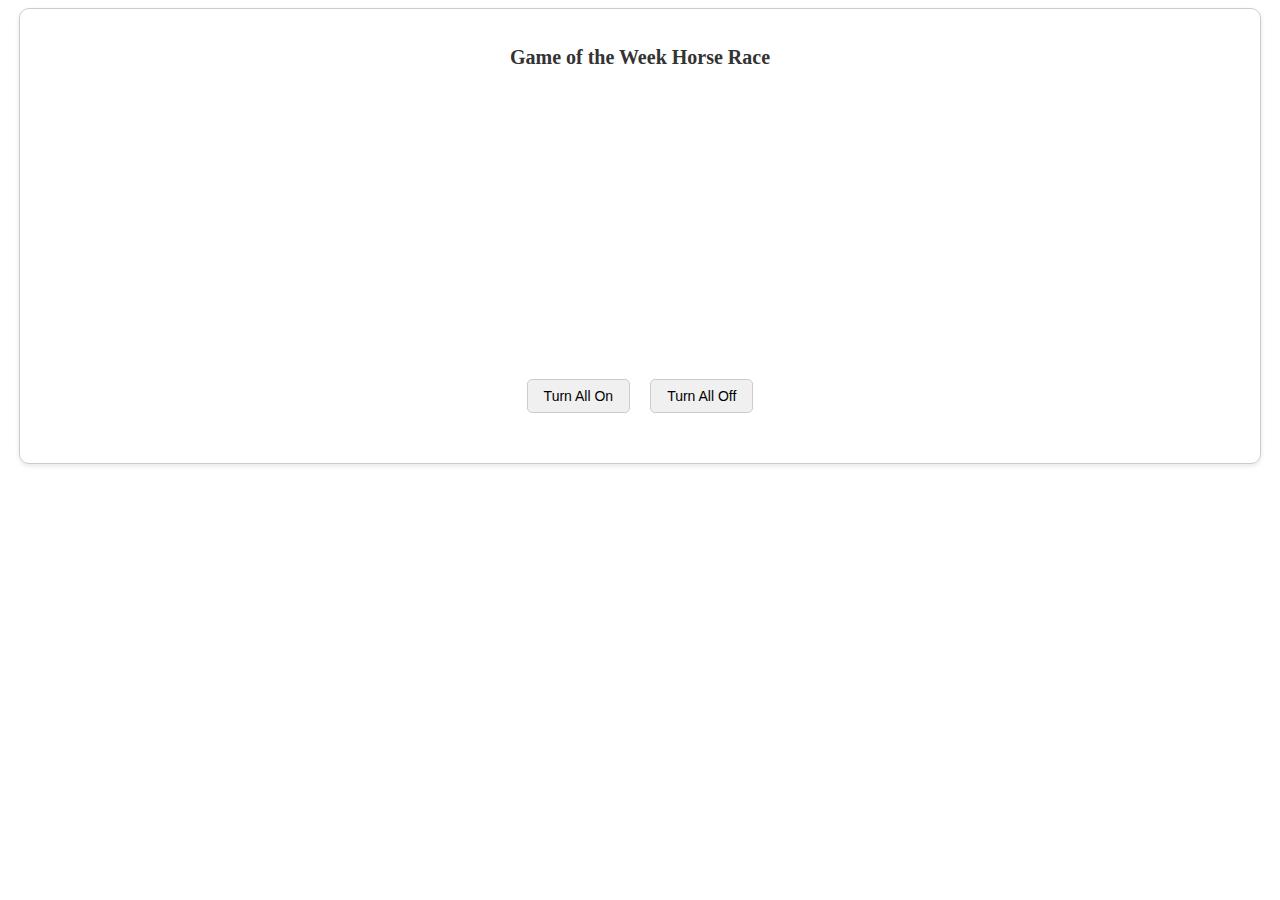
<file: horse-race.html>
<!DOCTYPE html>
<html>
<head>
    <title>Game of the Week Horse Race</title>
    <script src="https://d3js.org/d3.v7.min.js"></script>
    <style>
        /* Optional: Style the container */
        .chart-container {
            width: 95%;
            margin: auto;
            padding: 20px;
            border: 1px solid #ccc;
            border-radius: 10px;
            box-shadow: 0 2px 5px rgba(0, 0, 0, 0.1);
            display: flex;
            flex-direction: column;
            align-items: center;
        }

        #myChart {
            width: 100%;
            height: auto;
            min-height: 300px;
            display: block;
        }

        .line {
            fill: none;
            stroke-width: 2px;
            transition: stroke-width 0.3s, stroke 0.3s, opacity 0.3s, display 0.3s;
        }

        .dot {
            fill: white;
            stroke-width: 2px;
            transition:  opacity 0.3s, display 0.3s;
        }

        .tooltip {
            position: absolute;
            top: 10px;
            left: 10px;
            padding: 10px;
            background-color: rgba(255, 255, 255, 0.9);
            border: 1px solid #ccc;
            border-radius: 5px;
            font-size: 12px;
            pointer-events: none;
            display: none;
            z-index: 10;
        }

        .highlighted-line {
            stroke-width: 4px !important;
            stroke: black !important;
        }

        .highlighted-dot {
            stroke: black !important;
            fill: black !important;
        }

        .legend {
            display: flex;
            flex-wrap: wrap;
            justify-content: center;
            margin-top: 20px;
            width: 100%;
        }

        .legend-item {
            display: flex;
            align-items: center;
            margin-right: 20px;
            margin-bottom: 10px;
            cursor: pointer;
            transition: opacity 0.3s;
        }

        .legend-item.hidden {
            opacity: 0.3;
        }

        .legend-color-box {
            width: 16px;
            height: 16px;
            border-radius: 4px;
            margin-right: 8px;
            transition: background-color 0.3s, stroke 0.3s;
        }

        .legend-color-box.hidden {
            fill: none;
            stroke: lightgray;
        }

        .legend-text {
            font-size: 14px;
            transition: font-weight 0.3s, color 0.3s;
        }

        .legend-text.hidden {
            font-weight: normal;
            color: lightgray;
        }

        .legend-item.highlighted .legend-text {
            font-weight: bold;
            color: black;
        }

        .legend-controls {
            display: flex;
            justify-content: center;
            margin-bottom: 10px;
            width: 100%;
        }
        .legend-controls button {
            margin: 0 10px;
            padding: 8px 16px;
            border: 1px solid #ccc;
            border-radius: 5px;
            background-color: #f0f0f0;
            cursor: pointer;
            font-size: 14px;
            transition: background-color 0.2s;
        }
        .legend-controls button:hover {
            background-color: #e0e0e0;
        }

        .chart-title {
            font-size: 20px;
            font-weight: bold;
            margin-bottom: 10px;
            color: #333;
            text-align: center;
        }
        .y-axis-title {
            font-size: 16px;
            font-weight: bold;
            color: #333;
            transform: rotate(-90deg);
            text-anchor: middle;
        }

    </style>
</head>
<body>
    <div class="chart-container">
        <h2 class="chart-title">Game of the Week Horse Race</h2>
        <svg id="myChart"></svg>
        <div class="tooltip" id="tooltip"></div>
        <div class="legend-controls">
            <button id="show-all-button">Turn All On</button>
            <button id="hide-all-button">Turn All Off</button>
        </div>
        <div class="legend" id="legend"></div>
    </div>
    <script>
        const csvUrl = "https://docs.google.com/spreadsheets/d/e/2PACX-1vQzlWT-fLjZtuIgD_dkw5GGv-nswtEDuLqvhPsCXsZjFT-RyCtHVktApaeZCTT3uag9veMcIenXVpV3/pub?gid=927965067&single=true&output=csv";

        const margin = { top: 20, right: 30, bottom: 80, left: 60 }; // Increased bottom margin
        const container = d3.select('#myChart');
        const tooltip = d3.select('#tooltip');
        const legendContainer = d3.select('#legend');
        const showAllButton = d3.select('#show-all-button');
        const hideAllButton = d3.select('#hide-all-button');

        // Function to transform the CSV data
        function transformData(rawData) {
            if (!rawData || rawData.length === 0) return [];

            const players = [];
            const headers = Object.keys(rawData[0]);
            const nameHeader = headers[0];

            for (const row of rawData) {
                const playerData = { Name: row[nameHeader] };
                for (let i = 1; i < headers.length; i++) {
                    playerData[headers[i]] = parseInt(row[headers[i]], 10);
                }
                players.push(playerData);
            }

            const transformedData = players.map(player => {
                const { Name, ...games } = player;
                const gameData = Object.entries(games).map(([game, value]) => ({
                    game: game,
                    value: value,
                    playerName: Name,
                    visible: true,
                    gameNumber: parseInt(game.replace('Game', ''), 10) // Extract game number
                }));
                return {
                    name: Name,
                    games: gameData,
                    visible: true
                };
            });
            return transformedData;
        }

        // Function to render the chart
        function renderChart(data) {
            container.selectAll("*").remove();
            legendContainer.selectAll("*").remove();
            const containerElement = container.node();
            const width = containerElement.getBoundingClientRect().width - margin.left - margin.right;
            const height = containerElement.getBoundingClientRect().height - margin.top - margin.bottom;

            const svg = container
                .attr('width', width + margin.left + margin.right)
                .attr('height', height + margin.top + margin.bottom)
                .append('g')
                .attr('transform', `translate(${margin.left},${margin.top})`);

            const x = d3.scalePoint()
                .domain(data[0].games.map(d => d.game))
                .range([0, width]);

            const y = d3.scaleLinear()
                .domain([0, d3.max(data, d => d3.max(d.games, g => g.value))])
                .range([height, 0]);

            const xAxis = d3.axisBottom(x)
                .tickFormat(d => d);

            const yAxis = d3.axisLeft(y); // Define yAxis here

            svg.append('g')
                .attr('transform', `translate(0,${height})`)
                .call(xAxis)
                .selectAll("text")
                .style("text-anchor", "end")
                .attr("dx", "-.8em")
                .attr("dy", ".15em")
                .attr("transform", "rotate(-75)");

            // Y-axis and title
            svg.append('g')
                .call(yAxis);

            // Add y-axis title
            svg.append('text')
                .attr('class', 'y-axis-title')
                .attr('y', -margin.left)  // Position at the left margin
                .attr('x', -height / 2) // Rotate around the center of the text
                .attr('dy', '1em')
                .text('Wins');


            const line = d3.line()
                .x(d => x(d.game))
                .y(d => y(d.value));

            // Create a group for each player
            const playerGroups = svg.selectAll('.player-group')
                .data(data)
                .enter()
                .append('g')
                .attr('class', 'player-group')
                .attr('player-name', d => d.name);

            const lines = playerGroups.append('path')
                .attr('class', 'line')
                .attr('d', d => d.visible ? line(d.games) : "")
                .style('stroke', (d, i) => {
                    const color = `rgb(${Math.random() * 255}, ${Math.random() * 255}, ${Math.random() * 255})`;
                    return color;
                })
                .style('opacity', d => d.visible ? 1 : 0.3)
                .style('display', function(d) { return d.visible ? null : 'none'; })
                .each(function (d) {
                    d3.select(this).attr("lineColor", d3.select(this).style("stroke"));
                });

            const allDots = playerGroups.selectAll('.dot')
                .data(d => d.games)
                .enter()
                .append('circle')
                .attr('class', 'dot')
                .attr('cx', d => x(d.game))
                .attr('cy', d => y(d.value))
                .attr('r', 5)
                .style('fill', 'white')
                .style('stroke', d => {
                    const playerGroup = d3.select(`[player-name="${d.playerName}"]`);
                    return playerGroup.select('.line').style('stroke');
                })
                .style('opacity', d => d.visible ? 1 : 0.3)
                .style('display', d => d.visible ? null : 'none')
                .on('mouseover', function (event, d) {
                    const gameX = x(d.game);
                    const gameY = y(d.value);

                    // Find all data points at the same x,y coordinate
                    const overlappingData = data.reduce((accumulator, player) => {
                        const matchingGameData = player.games.find(gameData => {
                            const xMatch = Math.abs(x(gameData.game) - gameX) < 1e-6; // Use a small tolerance
                            const yMatch = Math.abs(y(gameData.value) - gameY) < 1e-6;
                            return xMatch && yMatch && player.visible && gameData.visible;
                        });
                        if (matchingGameData) {
                            accumulator.push(matchingGameData);
                        }
                        return accumulator;
                    }, []);

                    let tooltipText = ''; // Start with empty string
                    overlappingData.forEach(item => {
                        const losses = item.gameNumber - item.value;
                        tooltipText += `<b>${item.playerName}:</b> ${item.value} - ${losses}<br>`;
                    });

                    tooltip.html(tooltipText)
                        .style('display', 'block')
                        .style('left', (event.pageX + 10) + 'px')
                        .style('top', (event.pageY - 28) + 'px');

                    // Highlight
                    overlappingData.forEach(item => {
                        const playerName = item.playerName;
                        const correspondingLine = d3.select(`[player-name="${playerName}"]`).select('.line');
                        const correspondingDot = d3.select(`.dot:has(circle[cx='${x(item.game)}'][cy='${y(item.value)}'])`);
                        const legendItem = d3.select(`.legend-item[player-name="${playerName}"]`);

                        if (!correspondingLine.attr('original-stroke-width')) {
                            correspondingLine.attr('original-stroke-width', correspondingLine.style('stroke-width'));
                            correspondingLine.attr('original-stroke', correspondingLine.style('stroke'));
                        }
                        correspondingLine.classed('highlighted-line', true);
                        //  correspondingDot.classed('highlighted-dot', true); //remove this line
                        legendItem.classed('highlighted', true);
                    });

                })
                .on('mouseout', function (event, d) {
                    const gameX = x(d.game);
                    const gameY = y(d.value);
                      // Find all data points at the same x,y coordinate
                    const overlappingData = data.reduce((accumulator, player) => {
                        const matchingGameData = player.games.find(gameData => {
                            const xMatch = Math.abs(x(gameData.game) - gameX) < 1e-6; // Use a small tolerance
                            const yMatch = Math.abs(y(gameData.value) - gameY) < 1e-6;
                            return xMatch && yMatch;
                        });
                        if (matchingGameData) {
                            accumulator.push(matchingGameData);
                        }
                        return accumulator;
                    }, []);
                    tooltip.style('display', 'none');

                    overlappingData.forEach(item => {
                        const playerName = item.playerName;
                        const correspondingLine = d3.select(`[player-name="${playerName}"]`).select('.line');
                        const correspondingDot = d3.select(`.dot:has(circle[cx='${x(item.game)}'][cy='${y(item.value)}'])`);
                        const legendItem = d3.select(`.legend-item[player-name="${playerName}"]`);

                        correspondingLine.classed('highlighted-line', false);
                        //  correspondingDot.classed('highlighted-dot', false);  //remove this line
                        legendItem.classed('highlighted', false);
                    });
                });

            // Create the legend
            const legendItems = legendContainer.selectAll('.legend-item')
                .data(data)
                .enter()
                .append('div')
                .attr('class', d => `legend-item ${d.visible ? "" : "hidden"}`)
                .attr('player-name', d => d.name)
                .on('click', function (event, d) {
                    d.visible = !d.visible;
                    const playerName = d.name;
                    const correspondingLine = d3.select(`[player-name="${playerName}"]`).select('.line');
                    const correspondingDots = allDots.filter(dot => dot.playerName === playerName);
                    const legendItem = d3.select(this);

                    correspondingLine.style('display', d.visible ? null : 'none');
                    correspondingDots.style('display', d.visible ? null : 'none');
                    legendItem.classed('hidden', !d.visible);

                    // Update the visibility of the dots
                    chart.selectAll('.dot')
                        .filter(dot => dot.playerName === playerName)
                        .style('display', d.visible ? null : 'none');

                    // Update legend appearance
                    legendItem.classed('hidden', !d.visible);
                    const legendColorBox = legendItem.select('.legend-color-box');
                    const legendText = legendItem.select('.legend-text');
                    if (d.visible) {
                        legendColorBox.classed('hidden', false);
                        legendText.classed('hidden', false);
                    } else {
                        legendColorBox.classed('hidden', true);
                        legendText.classed('hidden', true);
                    }

                    // Update line display
                    lines.filter(lineData => lineData.name === playerName)
                         .style('display', d.visible ? null : 'none');
                    chart.update();
                })
                .on('mouseover', function (event, d) {
                    const playerName = d.name;
                    const correspondingLine = d3.select(`[player-name="${playerName}"]`).select('.line');
                    const correspondingDots = allDots.filter(dot => dot.playerName === playerName);
                    const legendItem = d3.select(this);

                    if (!correspondingLine.attr('original-stroke-width')) {
                        correspondingLine.attr('original-stroke-width', correspondingLine.style('stroke-width'));
                        correspondingLine.attr('original-stroke', correspondingLine.style('stroke'));
                    }
                    correspondingLine.classed('highlighted-line', true);
                    // correspondingDots.classed('highlighted-dot', true); //remove this line
                    legendItem.classed('highlighted', true);

                })
                .on('mouseout', function (event, d) {
                    const playerName = d.name;
                    const correspondingLine = d3.select(`[player-name="${playerName}"]`).select('.line');
                    const correspondingDots = d3.selectAll(`.dot:has(circle[cx='${x(data[0].games[0].game)}'])`);
                    const legendItem = d3.select(this);

                    correspondingLine.classed('highlighted-line', false);
                    //correspondingDots.classed('highlighted-dot', false); //remove this line
                    legendItem.classed('highlighted', false);
                });

            legendItems.append('div')
                .attr('class', d => `legend-color-box ${d.visible ? "" : "hidden"}`)
                .style('background-color', (d) => d3.select(`[player-name="${d.name}"]`).select('.line').style('stroke'));

            legendItems.append('span')
                .attr('class', d => `legend-text ${d.visible ? "" : "hidden"}`)
                .text(d => d.name);
            chart = svg;

            // Set up button event listeners
            showAllButton.on('click', () => {
                data.forEach(player => {
                    player.visible = true;
                    player.games.forEach(game => game.visible = true);
                });
                renderChart(data);
            });

            hideAllButton.on('click', () => {
                // Simulate clicking each legend item to hide associated player
                legendContainer.selectAll('.legend-item').each(function(d) {
                    const legendItem = d3.select(this);
                    if (!legendItem.classed('hidden')) { // Check if the legend item is visible
                        //create a new MouseEvent
                        const clickEvent = new MouseEvent('click', {
                            bubbles: true,
                            cancelable: true,
                            view: window
                        });
                        // programmatically dispatch event to the node.
                        this.dispatchEvent(clickEvent);
                    }
                });
            });
        }
        let chart;
        // Load and process the CSV data
        d3.csv(csvUrl).then(data => {
            const transformedData = transformData(data);
            renderChart(transformedData);
            window.addEventListener('resize', () => renderChart(transformedData));
        }).catch(error => {
            console.error("Error fetching or parsing CSV:", error);
            document.getElementById('myChart').insertAdjacentHTML('beforebegin', `<p style="color:red;">Error fetching or parsing CSV: ${error.message}</p>`);
        });
    </script>
</body>
</html>
</file>
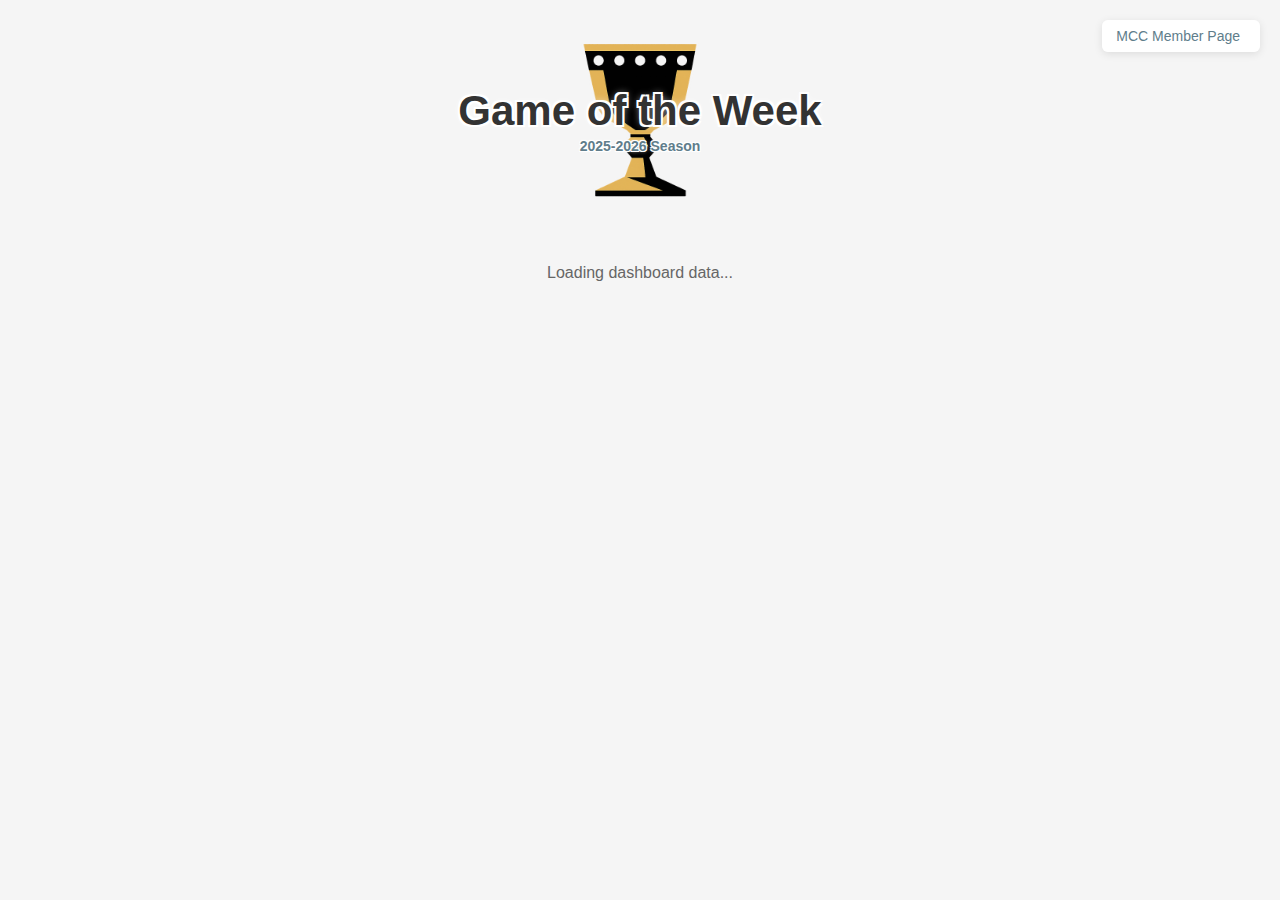
<file: leaderboard.html>
<!DOCTYPE html>
<html>
<head>
    <meta charset="UTF-8">
    <meta name="viewport" content="width=device-width, initial-scale=1.0">
    <title>Game of the Week Dashboard</title>
    <script src="https://d3js.org/d3.v7.min.js"></script>
    <link rel="stylesheet" href="https://cdnjs.cloudflare.com/ajax/libs/font-awesome/6.5.1/css/all.min.css" integrity="sha512-DTOQO9RWCH3ppGqcWaEA1BIZOC6xxalwEsw9c2QQeAIftl+Vegovlnee1c9QX4TctnWMn13TZye+giMm8e2LwA==" crossorigin="anonymous" referrerpolicy="no-referrer" />
    <style>
        :root {
            /* Primary */
            --primary-0: #303E45;
            --primary-1: #63747C;
            --primary-2: #485962;
            --primary-3: #1C2C34;
            --primary-4: #10232D;

            /* Secondary #1 */
            --secondary1-0: #36394B;
            --secondary1-1: #6E7187;
            --secondary1-2: #50536A;
            --secondary1-3: #212338;
            --secondary1-4: #141831;

            /* Secondary #2 (warm accents) */
            --secondary2-0: #6D634A;
            --secondary2-1: #C4B99B;
            --secondary2-2: #9A8E6F;
            --secondary2-3: #52472A;
            --secondary2-4: #473A17;

            /* Complement */
            --complement-0: #6D5D4A;
            --complement-1: #C4B19B;
            --complement-2: #9A866F;
            --complement-3: #523F2A;
            --complement-4: #473117;

            /* Convenience variables */
            --bg: var(--primary-4);
            --surface: var(--primary-0);
            --muted: var(--secondary1-2);
            --accent: var(--secondary2-1);
            --accent-dark: var(--secondary2-3);
            --text-on-dark: #ffffff;
            --text-on-light: #111111;

            /* Legacy MCC brand colors (for backward compatibility) */
            --mcc-blue-gray: #607d8b;
            --mcc-dark-1: #57707d;
            --mcc-dark-2: #4d636f;
            --mcc-light-1: #dfe5e8;
            --mcc-light-2: #becbd2;
            --mcc-gold-1: #ab9000;
            --mcc-gold-2: #8a7500;

            /* Semantic colors */
            --success: #4CAF50;
            --success-hover: #45a049;
            --success-dark: #2e7d32;
            --success-light: #c8e6c9;
            --success-bg: #f0f9f0;
            --error: #f44336;
            --error-dark: #c62828;
            --error-light: #ffcdd2;
            --error-bg: #ffebee;
            --warning: #ff9800;
            --info: #3498db;

            /* Medal colors */
            --gold: #FFD700;
            --silver: #C0C0C0;
            --bronze: #CD7F32;

            /* Neutral grays */
            --gray-50: #f8f9fa;
            --gray-100: #f5f5f5;
            --gray-200: #e8e8e8;
            --gray-300: #ddd;
            --gray-400: #999;
            --gray-500: #666;
            --gray-600: #555;
            --gray-700: #333;
            --gray-neutral: #95a5a6;

            /* Text colors */
            --text-primary: #333;
            --text-secondary: #666;
            --text-muted: #999;
            --text-disabled: #ccc;
        }

        body {
            font-family: 'Segoe UI', Tahoma, Geneva, Verdana, sans-serif;
            background-color: var(--gray-100);
            margin: 0;
            padding: 20px;
        }

        .dashboard-container {
            max-width: 1600px;
            margin: auto;
        }

        .dashboard-header {
            text-align: center;
            padding: 20px 20px 20px;
        }

        .header-content {
            position: relative;
            display: inline-block;
            margin: 0 auto;
        }

        .header-goblet {
            width: 160px;
            height: 160px;
            display: block;
            margin: 0 auto;
        }

        .header-text {
            position: absolute;
            top: 50%;
            left: 50%;
            transform: translate(-50%, -50%);
            white-space: nowrap;
        }

        .header-text h1 {
            font-size: 42px;
            color: var(--text-primary);
            margin: 0;
            font-weight: 700;
            text-shadow:
                -2px -2px 0 #fff,
                2px -2px 0 #fff,
                -2px 2px 0 #fff,
                2px 2px 0 #fff,
                0 0 8px rgba(255, 255, 255, 0.8);
        }

        .header-text .subtitle {
            font-size: 14px;
            color: var(--mcc-blue-gray);
            margin-top: 3px;
            font-weight: 600;
            text-shadow:
                -1px -1px 0 #fff,
                1px -1px 0 #fff,
                -1px 1px 0 #fff,
                1px 1px 0 #fff,
                0 0 4px rgba(255, 255, 255, 0.9);
        }

        .league-link {
            position: absolute;
            top: 20px;
            right: 20px;
            font-size: 14px;
            z-index: 1000;
        }

        body {
            position: relative;
        }

        .league-link a {
            color: var(--mcc-blue-gray);
            text-decoration: none;
            transition: all 0.2s;
            display: inline-flex;
            align-items: center;
            gap: 6px;
            padding: 8px 14px;
            background-color: rgba(255, 255, 255, 0.95);
            border-radius: 6px;
            box-shadow: 0 2px 8px rgba(0, 0, 0, 0.1);
        }

        .league-link a:hover {
            color: var(--mcc-dark-2);
            box-shadow: 0 3px 12px rgba(0, 0, 0, 0.15);
            background-color: rgba(255, 255, 255, 1);
        }

        .dashboard-grid {
            display: grid;
            grid-template-columns: 1fr;
            gap: 20px;
            align-items: start;
        }

        @media (min-width: 1200px) {
            .dashboard-grid {
                grid-template-columns: minmax(0, 1fr) minmax(0, 1fr);
            }
        }

        @media (min-width: 1600px) {
            .dashboard-grid {
                grid-template-columns: minmax(0, 45fr) minmax(0, 55fr);
            }
        }

        .left-column-container {
            display: flex;
            flex-direction: column;
            gap: 20px;
            min-width: 0; /* Allow flex items to shrink below content size */
            max-width: 100%; /* Prevent expansion beyond grid column */
        }

        .right-column-container {
            display: flex;
            flex-direction: column;
            gap: 20px;
        }

        .section {
            background-color: white;
            padding: 30px;
            border-radius: 10px;
            box-shadow: 0 2px 10px rgba(0, 0, 0, 0.1);
        }

        .section-title {
            font-size: 24px;
            font-weight: bold;
            color: var(--text-primary);
            margin-bottom: 20px;
            border-bottom: 3px solid var(--accent);
            padding-bottom: 10px;
        }

        .leaderboard-container {
            /* Grid item - no need for max-width now */
        }

        /* Horse Race Styles */
        #horseRaceChart {
            width: 100%;
            height: 450px;
            display: block;
        }

        @media (max-width: 1199px) {
            #horseRaceChart {
                height: 400px;
            }
        }

        .horse-race-line {
            fill: none;
            stroke-width: 2.5px;
            transition: stroke-width 0.2s;
        }

        .horse-race-line.highlighted {
            stroke-width: 5px !important;
            stroke: #000 !important;
        }

        .horse-race-dot {
            fill: white;
            stroke-width: 2px;
        }

        .race-legend {
            display: grid;
            grid-template-columns: repeat(auto-fill, minmax(180px, 1fr));
            gap: 10px;
            margin-top: 20px;
        }

        .race-legend-item {
            display: flex;
            align-items: center;
            padding: 8px;
            border-radius: 5px;
            cursor: pointer;
            transition: background-color 0.2s;
        }

        .race-legend-item:hover {
            background-color: var(--gray-100);
        }

        .race-legend-item.hidden {
            opacity: 0.4;
        }

        .race-legend-color {
            width: 20px;
            height: 20px;
            border-radius: 3px;
            margin-right: 10px;
            flex-shrink: 0;
        }

        .race-legend-name {
            font-size: 13px;
            color: var(--text-primary);
            flex-grow: 1;
        }

        .race-legend-record {
            font-size: 11px;
            color: var(--text-secondary);
            margin-left: 5px;
        }

        .race-controls {
            display: flex;
            gap: 10px;
            margin-bottom: 15px;
        }

        .race-btn {
            padding: 8px 16px;
            border: 1px solid var(--gray-300);
            border-radius: 5px;
            background-color: var(--gray-100);
            cursor: pointer;
            font-size: 14px;
            transition: background-color 0.2s;
        }

        .race-btn:hover {
            background-color: var(--gray-200);
        }

        th.sortable {
            cursor: pointer;
            user-select: none;
            position: relative;
            transition: background-color 0.2s;
        }

        th.sortable:hover {
            background-color: var(--gray-200);
        }

        th.sortable::after {
            content: '';
            margin-left: 6px;
            opacity: 0.3;
        }

        th.sortable.sorted-asc::after {
            content: '▲';
            opacity: 1;
        }

        th.sortable.sorted-desc::after {
            content: '▼';
            opacity: 1;
        }

        .stats-summary {
            display: grid;
            grid-template-columns: repeat(2, 1fr);
            gap: 15px;
            margin-bottom: 30px;
        }

        @media (min-width: 768px) {
            .stats-summary {
                grid-template-columns: repeat(4, 1fr);
            }
        }

        @media (min-width: 1200px) {
            .stats-summary {
                grid-template-columns: repeat(2, 1fr);
            }
        }

        .stat-card {
            background-color: var(--gray-50);
            padding: 15px;
            border-radius: 8px;
            border-left: 4px solid var(--accent);
        }

        .stat-card .stat-label {
            font-size: 12px;
            color: var(--text-secondary);
            text-transform: uppercase;
            letter-spacing: 0.5px;
            margin-bottom: 5px;
        }

        .stat-card .stat-value {
            font-size: 24px;
            font-weight: bold;
            color: var(--text-primary);
        }

        .filter-controls {
            display: flex;
            gap: 15px;
            margin-bottom: 20px;
            padding: 15px;
            background-color: var(--gray-50);
            border-radius: 8px;
            flex-wrap: wrap;
            align-items: center;
        }

        .filter-group {
            display: flex;
            align-items: center;
            gap: 8px;
        }

        .filter-group.checkbox-group {
            gap: 6px;
        }

        .filter-group label {
            font-size: 14px;
            color: var(--gray-600);
            font-weight: 500;
        }

        .filter-group select {
            padding: 8px 12px;
            border: 1px solid var(--gray-300);
            border-radius: 5px;
            font-size: 14px;
            background-color: white;
            cursor: pointer;
            min-width: 150px;
        }

        .filter-group input[type="checkbox"] {
            width: 18px;
            height: 18px;
            cursor: pointer;
        }

        .filter-btn {
            padding: 8px 16px;
            border: 1px solid var(--gray-300);
            border-radius: 5px;
            background-color: var(--error);
            color: white;
            cursor: pointer;
            font-size: 14px;
            transition: background-color 0.2s;
            margin-left: auto;
        }

        .filter-btn:hover {
            background-color: var(--error-dark);
        }

        table {
            width: 100%;
            border-collapse: collapse;
            margin-top: 10px;
        }

        thead {
            background-color: var(--gray-50);
            position: sticky;
            top: 0;
        }

        th {
            padding: 15px 10px;
            text-align: left;
            font-weight: 600;
            color: var(--gray-600);
            border-bottom: 2px solid var(--gray-300);
            font-size: 14px;
            text-transform: uppercase;
            letter-spacing: 0.5px;
        }

        th.center, td.center {
            text-align: center;
        }

        th.right, td.right {
            text-align: right;
        }

        tbody tr {
            border-bottom: 1px solid #eee;
            transition: background-color 0.2s;
        }

        tbody tr:hover {
            background-color: var(--gray-50);
        }

        td {
            padding: 15px 10px;
            color: var(--text-primary);
            font-size: 14px;
        }

        .rank {
            font-weight: bold;
            color: var(--text-secondary);
            font-size: 16px;
        }

        .rank.gold {
            color: var(--gold);
        }

        .rank.silver {
            color: var(--silver);
        }

        .rank.bronze {
            color: var(--bronze);
        }

        .player-name {
            font-weight: 600;
            color: var(--text-primary);
            font-size: 15px;
            cursor: pointer;
            transition: color 0.2s;
        }

        .player-name:hover {
            color: var(--accent-dark);
            text-decoration: underline;
        }

        .player-name .picks-icon {
            font-size: 12px;
            color: var(--text-muted);
            margin-left: 6px;
            opacity: 0.6;
            transition: opacity 0.2s;
        }

        .player-name:hover .picks-icon {
            opacity: 1;
            color: var(--accent-dark);
        }

        .win-percentage {
            font-weight: 600;
        }

        .win-percentage.high {
            color: var(--success);
        }

        .win-percentage.medium {
            color: var(--warning);
        }

        .win-percentage.low {
            color: var(--error);
        }

        .recent-form {
            display: flex;
            gap: 3px;
            justify-content: center;
        }

        .form-indicator {
            width: 20px;
            height: 20px;
            border-radius: 3px;
            display: inline-block;
            font-size: 11px;
            font-weight: bold;
            color: white;
            text-align: center;
            line-height: 20px;
            cursor: pointer;
            transition: opacity 0.2s, transform 0.2s;
        }

        .form-indicator:hover {
            opacity: 0.8;
            transform: scale(1.1);
        }

        .form-indicator.win {
            background-color: var(--success);
        }

        .form-indicator.loss {
            background-color: var(--error);
        }

        .form-indicator.no-game {
            background-color: var(--gray-200);
        }

        .expand-header-btn {
            cursor: pointer;
            color: var(--success);
            font-weight: bold;
            font-size: 18px;
            margin-left: 8px;
            user-select: none;
            display: inline-block;
        }

        .expand-header-btn:hover {
            color: var(--accent-dark);
        }

        th.game-history-header {
            cursor: pointer;
            min-width: 150px;
        }

        .game-history-cell {
            transition: all 0.3s ease;
        }

        .game-history-cell.collapsed .recent-form {
            display: flex;
            gap: 3px;
            justify-content: center;
            flex-wrap: nowrap;
        }

        .game-history-cell.expanded .recent-form {
            display: flex;
            gap: 3px;
            justify-content: flex-start;
            flex-wrap: wrap;
            max-width: 800px;
            padding: 5px;
        }

        tbody tr:hover .game-history-cell {
            background-color: var(--gray-50);
        }

        .tooltip {
            position: absolute;
            background: white;
            border-radius: 10px;
            box-shadow: 0 5px 25px rgba(0, 0, 0, 0.3);
            pointer-events: none;
            display: none;
            z-index: 2000;
            min-width: 400px;
            max-width: 500px;
        }

        #raceTooltip {
            position: absolute;
            padding: 10px;
            background-color: rgba(0, 0, 0, 0.9);
            color: white;
            border-radius: 5px;
            font-size: 13px;
            pointer-events: none;
            display: none;
            z-index: 1000;
            max-width: 200px;
        }

        /* Upcoming Matchups Styles */
        .upcoming-section {
            grid-column: 1 / -1;
            background: linear-gradient(135deg, #dfe5e815 0%, #becbd215 100%);
            border: 2px solid var(--mcc-blue-gray);
        }

        .expand-schedule-container {
            text-align: center;
            margin-top: 20px;
        }

        .expand-schedule-btn {
            padding: 6px 16px;
            border: 1px solid var(--silver);
            border-radius: 6px;
            background-color: white;
            color: var(--gray-400);
            cursor: pointer;
            font-size: 12px;
            font-weight: 500;
            transition: all 0.3s;
            display: inline-flex;
            align-items: center;
            gap: 6px;
        }

        .expand-schedule-btn:hover {
            background-color: var(--gray-100);
            color: var(--mcc-blue-gray);
            border-color: var(--mcc-blue-gray);
        }

        #expandScheduleIcon {
            transition: transform 0.3s;
            font-size: 12px;
        }

        .expand-schedule-btn.expanded #expandScheduleIcon {
            transform: rotate(180deg);
        }


        /* Centered single-column layout for upcoming matchups */
        .upcoming-section .matchups-grid {
            display: flex;
            flex-direction: column;
            align-items: center;
            gap: 15px;
        }

        /* Upcoming Matchup Card Styles */
        .upcoming-matchup-card {
            background: white;
            border-radius: 10px;
            box-shadow: 0 3px 15px rgba(0, 0, 0, 0.1);
            overflow: hidden;
            width: 100%;
            max-width: 1000px;
        }

        .upcoming-matchup-header {
            background: linear-gradient(135deg, var(--mcc-dark-1) 0%, var(--mcc-dark-2) 100%);
            color: white;
            padding: 10px 15px;
            text-align: center;
        }

        .upcoming-matchup-title {
            font-size: 16px;
            font-weight: bold;
            margin-bottom: 3px;
        }

        .upcoming-matchup-info {
            font-size: 12px;
            opacity: 0.95;
        }

        .upcoming-matchup-body {
            padding: 15px 20px;
            display: flex;
            align-items: center;
            justify-content: space-between;
            gap: 20px;
        }

        .upcoming-team-section {
            flex: 1;
            display: flex;
            flex-direction: column;
            align-items: center;
            gap: 8px;
        }

        .upcoming-team-name {
            font-size: 15px;
            font-weight: bold;
            color: var(--text-primary);
            text-align: center;
        }

        .upcoming-members-row {
            display: flex;
            align-items: center;
            justify-content: center;
            gap: 12px;
            flex-wrap: wrap;
        }

        .upcoming-vs-divider {
            text-align: center;
            color: var(--mcc-dark-1);
            font-size: 18px;
            font-weight: bold;
            flex-shrink: 0;
            padding: 20px;
            position: relative;
            min-width: 100px;
            min-height: 100px;
            display: flex;
            align-items: center;
            justify-content: center;
            text-shadow: -1px -1px 0 #fff,
                        1px -1px 0 #fff,
                        -1px 1px 0 #fff,
                        1px 1px 0 #fff,
                        0 0 3px #fff,
                        0 0 5px rgba(255, 255, 255, 0.8);
        }

        .upcoming-vs-divider::before {
            content: '';
            position: absolute;
            top: 0;
            left: 0;
            right: 0;
            bottom: 0;
            background-image: url('handshake.png');
            background-size: contain;
            background-position: center;
            background-repeat: no-repeat;
            opacity: 0.07;
        }

        /* Schedule Styles */
        .schedule-section {
            margin-top: 20px;
        }

        .schedule-filters {
            display: flex;
            gap: 10px;
            margin-bottom: 20px;
            flex-wrap: wrap;
        }

        .schedule-filter-btn {
            padding: 8px 16px;
            border: 1px solid var(--gray-300);
            border-radius: 5px;
            background-color: var(--gray-100);
            cursor: pointer;
            font-size: 14px;
            transition: all 0.2s;
        }

        .schedule-filter-btn:hover {
            background-color: var(--gray-200);
        }

        .schedule-filter-btn.active {
            background-color: var(--success);
            color: white;
            border-color: var(--success-hover);
        }

        .matchups-grid {
            display: grid;
            grid-template-columns: repeat(auto-fill, minmax(300px, 1fr));
            gap: 15px;
        }

        /* Week group styles */
        .week-group {
            margin-top: 30px;
            padding-top: 25px;
            width: 100%;
            border-top: 1px solid #dfe5e8;
        }

        .week-group:first-child {
            margin-top: 0;
            padding-top: 0;
            border-top: none;
        }

        .week-header {
            color: var(--mcc-blue-gray);
            font-size: 13px;
            font-weight: 600;
            text-transform: uppercase;
            letter-spacing: 0.5px;
            margin-bottom: 15px;
        }

        .week-games {
            display: grid;
            grid-template-columns: repeat(auto-fill, minmax(280px, 1fr));
            gap: 12px;
        }

        /* Override grid for full schedule container to allow week grouping */
        #matchupsGrid {
            display: block;
        }

        .matchup-card {
            background-color: var(--gray-50);
            border-radius: 8px;
            padding: 12px 15px;
            border: 2px solid var(--gray-200);
            cursor: pointer;
            transition: all 0.3s;
            position: relative;
        }

        .matchup-card:hover {
            transform: translateY(-2px);
            box-shadow: 0 3px 12px rgba(0, 0, 0, 0.12);
            border-color: var(--success);
        }

        .matchup-card.completed {
            border-color: var(--success);
            background-color: var(--success-bg);
        }

        .matchup-compact-header {
            font-size: 11px;
            color: var(--text-secondary);
            margin-bottom: 8px;
            text-align: center;
        }

        .matchup-compact-teams {
            font-size: 14px;
            text-align: center;
            color: var(--text-primary);
        }

        .compact-vs {
            color: var(--text-muted);
            font-weight: normal;
            margin: 0 8px;
        }

        .matchup-teams {
            display: flex;
            flex-direction: column;
            gap: 8px;
        }

        .matchup-team {
            display: flex;
            align-items: center;
            justify-content: space-between;
            padding: 8px 10px;
            background-color: white;
            border-radius: 5px;
            transition: background-color 0.2s;
        }

        .matchup-team.winner {
            background-color: var(--success);
            color: white;
            font-weight: bold;
        }

        .matchup-team-name {
            flex-grow: 1;
        }

        .matchup-vs {
            text-align: center;
            font-size: 12px;
            color: var(--text-muted);
            margin: 3px 0;
        }

        .winner-badge {
            background-color: white;
            color: var(--success);
            padding: 2px 8px;
            border-radius: 10px;
            font-size: 11px;
            font-weight: bold;
        }

        /* Matchup Tooltip with Team Lineups */
        #matchupTooltip {
            position: absolute;
            background: white;
            border-radius: 10px;
            box-shadow: 0 5px 25px rgba(0, 0, 0, 0.3);
            pointer-events: none;
            display: none;
            z-index: 2000;
            min-width: 400px;
            max-width: 500px;
        }

        .matchup-tooltip-header {
            background: linear-gradient(135deg, var(--mcc-dark-1) 0%, var(--mcc-dark-2) 100%);
            color: white;
            padding: 15px;
            border-radius: 10px 10px 0 0;
            text-align: center;
        }

        .matchup-tooltip-title {
            font-size: 16px;
            font-weight: bold;
            margin-bottom: 5px;
        }

        .matchup-tooltip-info {
            font-size: 12px;
            opacity: 0.9;
        }

        .matchup-tooltip-body {
            padding: 15px;
        }

        .tooltip-team-section {
            margin-bottom: 20px;
        }

        .tooltip-team-section:last-child {
            margin-bottom: 0;
        }

        .tooltip-team-name {
            font-size: 14px;
            font-weight: bold;
            margin-bottom: 10px;
            color: var(--text-primary);
            text-align: center;
        }

        .tooltip-team-name.winner {
            color: var(--success);
        }

        .tooltip-members-row {
            display: flex;
            align-items: center;
            justify-content: center;
            gap: 12px;
            flex-wrap: wrap;
        }

        .tooltip-member {
            display: flex;
            flex-direction: column;
            align-items: center;
            gap: 5px;
        }

        .tooltip-avatar-wrapper {
            position: relative;
        }

        .tooltip-avatar {
            border-radius: 50%;
            object-fit: cover;
            box-shadow: 0 2px 8px rgba(0, 0, 0, 0.15);
            border-style: solid;
        }

        .tooltip-member:not(.skip-member) .tooltip-avatar {
            width: 45px;
            height: 45px;
            border-width: 2px;
        }

        .tooltip-member.skip-member .tooltip-avatar {
            width: 55px;
            height: 55px;
            border-width: 3px;
        }

        .tooltip-avatar-sprite {
            border-radius: 50%;
            background-image: url('mcc_integration/generic_avatar_sprite.png');
            background-size: 500%;
            background-repeat: no-repeat;
            box-shadow: 0 2px 8px rgba(0, 0, 0, 0.15);
            border-style: solid;
        }

        .tooltip-member:not(.skip-member) .tooltip-avatar-sprite {
            width: 45px;
            height: 45px;
            border-width: 2px;
        }

        .tooltip-member.skip-member .tooltip-avatar-sprite {
            width: 55px;
            height: 55px;
            border-width: 3px;
        }

        .tooltip-avatar-placeholder {
            border-radius: 50%;
            display: flex;
            align-items: center;
            justify-content: center;
            font-weight: bold;
            box-shadow: 0 2px 8px rgba(0, 0, 0, 0.15);
            border-style: solid;
        }

        .tooltip-member:not(.skip-member) .tooltip-avatar-placeholder {
            width: 45px;
            height: 45px;
            font-size: 16px;
            border-width: 2px;
        }

        .tooltip-member.skip-member .tooltip-avatar-placeholder {
            width: 55px;
            height: 55px;
            font-size: 20px;
            border-width: 3px;
        }

        /* Position-specific avatar colors for tooltip */
        .tooltip-avatar.position-skip,
        .tooltip-avatar-sprite.position-skip {
            border-color: #ffd700;
        }

        .tooltip-avatar-placeholder.position-skip {
            border-color: #ffd700;
            background: linear-gradient(135deg, #ffd700 0%, #ffed4e 100%);
            color: #333;
        }

        .tooltip-avatar.position-vice,
        .tooltip-avatar-sprite.position-vice {
            border-color: #c0c0c0;
        }

        .tooltip-avatar-placeholder.position-vice {
            border-color: #c0c0c0;
            background: linear-gradient(135deg, #c0c0c0 0%, #e0e0e0 100%);
            color: #333;
        }

        .tooltip-avatar.position-second,
        .tooltip-avatar-sprite.position-second {
            border-color: #cd7f32;
        }

        .tooltip-avatar-placeholder.position-second {
            border-color: #cd7f32;
            background: linear-gradient(135deg, #cd7f32 0%, #e8a864 100%);
            color: #fff;
        }

        .tooltip-avatar.position-lead,
        .tooltip-avatar-sprite.position-lead {
            border-color: #3498db;
        }

        .tooltip-avatar-placeholder.position-lead {
            border-color: #3498db;
            background: linear-gradient(135deg, #3498db 0%, #5dade2 100%);
            color: #fff;
        }

        .tooltip-avatar.position-fifth,
        .tooltip-avatar-sprite.position-fifth {
            border-color: #95a5a6;
        }

        .tooltip-avatar-placeholder.position-fifth {
            border-color: #95a5a6;
            background: linear-gradient(135deg, #95a5a6 0%, #bdc3c7 100%);
            color: #fff;
        }

        .tooltip-member-name {
            font-size: 10px;
            color: var(--text-secondary);
            text-align: center;
        }

        .tooltip-position-badge {
            display: inline-block;
            padding: 2px 6px;
            border-radius: 8px;
            font-size: 9px;
            font-weight: 600;
            text-transform: uppercase;
            letter-spacing: 0.3px;
        }

        .tooltip-position-badge.position-skip {
            background-color: var(--gold);
            color: #000;
        }

        .tooltip-position-badge.position-vice {
            background-color: var(--silver);
            color: #000;
        }

        .tooltip-position-badge.position-second {
            background-color: var(--bronze);
            color: #fff;
        }

        .tooltip-position-badge.position-lead {
            background-color: var(--info);
            color: #fff;
        }

        .tooltip-position-badge.position-fifth {
            background-color: var(--gray-neutral);
            color: #fff;
        }

        .tooltip-vs-divider {
            text-align: center;
            color: var(--text-muted);
            font-size: 14px;
            font-weight: bold;
            margin: 10px 0;
        }

        /* Right Column Container */
        /* What-If Analysis Styles */
        .whatif-section {
            margin-top: 0;
        }

        .whatif-controls {
            display: flex;
            gap: 10px;
            margin-bottom: 20px;
            flex-wrap: wrap;
            align-items: center;
        }

        .whatif-summary {
            background-color: var(--gray-50);
            padding: 15px;
            border-radius: 8px;
            margin-bottom: 20px;
            display: flex;
            justify-content: space-between;
            align-items: center;
            flex-wrap: wrap;
            gap: 10px;
        }

        .whatif-summary-text {
            font-size: 14px;
            color: var(--text-secondary);
        }

        .whatif-summary-text strong {
            color: var(--text-primary);
            font-size: 16px;
        }

        .whatif-summary-inline {
            font-size: 14px;
            font-weight: 400;
            color: var(--text-secondary);
            margin-left: 8px;
        }

        .whatif-summary-inline strong {
            color: var(--text-primary);
        }

        .whatif-content {
            display: grid;
            grid-template-columns: 1fr 1fr;
            gap: 30px;
            align-items: start;
        }

        @media (max-width: 1200px) {
            .whatif-content {
                grid-template-columns: 1fr;
            }
        }

        .whatif-column {
            display: flex;
            flex-direction: column;
        }

        .whatif-column-title {
            font-size: 18px;
            font-weight: 600;
            color: var(--text-primary);
            margin-bottom: 15px;
            padding-bottom: 10px;
            border-bottom: 2px solid var(--gray-200);
        }

        .upcoming-games-container {
            margin-bottom: 20px;
        }

        .whatif-player-picker {
            display: flex;
            gap: 10px;
            align-items: center;
        }

        .whatif-player-picker label {
            font-size: 14px;
            color: var(--text-secondary);
        }

        .whatif-player-picker select {
            padding: 8px 12px;
            border: 1px solid var(--gray-300);
            border-radius: 5px;
            font-size: 14px;
            background-color: white;
            cursor: pointer;
        }

        .whatif-btn {
            padding: 8px 16px;
            border: 1px solid var(--gray-300);
            border-radius: 5px;
            background-color: var(--success);
            color: white;
            cursor: pointer;
            font-size: 14px;
            transition: background-color 0.2s;
        }

        .whatif-btn:hover {
            background-color: var(--success-hover);
        }

        .whatif-btn.secondary {
            background-color: var(--gray-100);
            color: var(--text-primary);
        }

        .whatif-btn.secondary:hover {
            background-color: var(--gray-200);
        }

        .whatif-btn:disabled {
            background-color: var(--gray-200);
            color: var(--text-muted);
            cursor: not-allowed;
            opacity: 0.6;
        }

        .whatif-btn:disabled:hover {
            background-color: var(--gray-200);
        }

        .upcoming-games {
            display: flex;
            flex-direction: column;
            gap: 15px;
            max-height: 600px;
            overflow-y: auto;
            padding-right: 10px;
        }

        .upcoming-games::-webkit-scrollbar {
            width: 8px;
        }

        .upcoming-games::-webkit-scrollbar-track {
            background: var(--gray-100);
            border-radius: 4px;
        }

        .upcoming-games::-webkit-scrollbar-thumb {
            background: var(--gray-400);
            border-radius: 4px;
        }

        .upcoming-games::-webkit-scrollbar-thumb:hover {
            background: var(--gray-600);
        }

        .game-card {
            background-color: var(--gray-50);
            padding: 15px;
            border-radius: 8px;
            border: 2px solid var(--gray-200);
        }

        .game-card-header {
            font-size: 12px;
            color: var(--text-secondary);
            margin-bottom: 10px;
        }

        .game-matchup {
            display: flex;
            flex-direction: column;
            gap: 8px;
        }

        .team-option {
            display: flex;
            align-items: center;
            padding: 10px;
            border-radius: 5px;
            cursor: pointer;
            transition: background-color 0.2s;
            border: 2px solid transparent;
        }

        .team-option:hover {
            background-color: var(--gray-200);
        }

        .team-option.selected {
            background-color: var(--success);
            color: white;
            border-color: var(--success-hover);
        }

        .team-option input[type="radio"] {
            margin-right: 10px;
        }

        .team-name {
            flex-grow: 1;
        }

        .pick-count {
            font-size: 11px;
            opacity: 0.8;
        }

        .whatif-results {
            display: flex;
            flex-direction: column;
        }

        .whatif-results h3 {
            margin-top: 0;
            margin-bottom: 15px;
            color: var(--text-primary);
            font-size: 20px;
        }

        .standings-view::-webkit-scrollbar {
            width: 8px;
        }

        .standings-view::-webkit-scrollbar-track {
            background: var(--gray-100);
            border-radius: 4px;
        }

        .standings-view::-webkit-scrollbar-thumb {
            background: var(--gray-400);
            border-radius: 4px;
        }

        .standings-view::-webkit-scrollbar-thumb:hover {
            background: var(--gray-600);
        }

        .whatif-placeholder {
            text-align: center;
            padding: 40px 20px;
            color: var(--text-muted);
            background-color: var(--gray-50);
            border-radius: 8px;
            border: 2px dashed var(--gray-300);
        }

        .whatif-placeholder-icon {
            font-size: 48px;
            margin-bottom: 10px;
        }

        .whatif-placeholder-text {
            font-size: 14px;
        }

        .comparison-table {
            width: 100%;
        }

        .comparison-table th {
            background-color: var(--gray-50);
        }

        .rank-change {
            font-size: 12px;
            font-weight: bold;
            margin-left: 8px;
        }

        .rank-change.up {
            color: var(--success);
        }

        .rank-change.down {
            color: var(--error);
        }

        .rank-change.same {
            color: var(--text-muted);
        }

        .record-change {
            font-size: 11px;
            font-weight: 600;
            margin-left: 4px;
            color: var(--success);
        }

        .record-change.losses {
            color: var(--error);
        }

        .record-change.neutral {
            color: var(--text-muted);
        }

        .loading {
            text-align: center;
            padding: 40px;
            font-size: 16px;
            color: var(--text-secondary);
        }

        .error {
            background-color: var(--error-bg);
            color: var(--error-dark);
            padding: 20px;
            border-radius: 5px;
            margin: 20px 0;
            border-left: 4px solid var(--error-dark);
        }

        @media (max-width: 768px) {
            .leaderboard-container {
                padding: 15px;
            }

            table {
                font-size: 12px;
            }

            th, td {
                padding: 10px 5px;
            }

            .header h1 {
                font-size: 24px;
            }

            .form-indicator {
                width: 16px;
                height: 16px;
                line-height: 16px;
                font-size: 10px;
            }
        }

        /* Player Details Modal */
        .modal-overlay {
            position: fixed;
            top: 0;
            left: 0;
            right: 0;
            bottom: 0;
            background-color: rgba(0, 0, 0, 0.6);
            display: none;
            justify-content: center;
            align-items: center;
            z-index: 3000;
            padding: 20px;
        }

        .modal-overlay.active {
            display: flex;
        }

        .modal-content {
            background: white;
            border-radius: 12px;
            max-width: 900px;
            width: 100%;
            max-height: 90vh;
            overflow: hidden;
            display: flex;
            flex-direction: column;
            box-shadow: 0 10px 40px rgba(0, 0, 0, 0.3);
        }

        .modal-header {
            background: linear-gradient(135deg, var(--mcc-dark-1) 0%, var(--mcc-dark-2) 100%);
            color: white;
            padding: 20px 25px;
            display: flex;
            justify-content: space-between;
            align-items: center;
        }

        .modal-title {
            font-size: 24px;
            font-weight: bold;
            margin: 0;
        }

        .modal-subtitle {
            font-size: 14px;
            opacity: 0.9;
            margin-top: 5px;
        }

        .modal-close {
            background: rgba(255, 255, 255, 0.2);
            border: none;
            color: white;
            font-size: 24px;
            width: 36px;
            height: 36px;
            border-radius: 50%;
            cursor: pointer;
            display: flex;
            align-items: center;
            justify-content: center;
            transition: background-color 0.2s;
        }

        .modal-close:hover {
            background: rgba(255, 255, 255, 0.3);
        }

        .modal-body {
            padding: 25px;
            overflow-y: auto;
            flex: 1;
        }

        .picks-list {
            display: grid;
            gap: 12px;
        }

        .pick-item {
            background-color: var(--gray-50);
            border-radius: 8px;
            padding: 15px;
            display: grid;
            grid-template-columns: 80px 1fr auto;
            gap: 15px;
            align-items: center;
            border: 2px solid var(--gray-200);
            transition: all 0.2s;
        }

        .pick-item:hover {
            border-color: var(--success);
            background-color: var(--success-bg);
        }

        .pick-item.pick-win {
            border-left: 5px solid var(--success);
        }

        .pick-item.pick-loss {
            border-left: 5px solid var(--error);
        }

        .pick-item.pick-pending {
            border-left: 5px solid var(--text-muted);
        }

        .pick-game-number {
            font-weight: bold;
            font-size: 16px;
            color: var(--text-secondary);
            text-align: center;
        }

        .pick-details {
            display: flex;
            flex-direction: column;
            gap: 5px;
        }

        .pick-matchup {
            font-size: 14px;
            color: var(--text-primary);
        }

        .pick-matchup-teams {
            font-weight: 600;
            color: var(--text-primary);
        }

        .pick-info {
            font-size: 12px;
            color: var(--text-secondary);
        }

        .pick-choice {
            font-size: 13px;
        }

        .pick-choice-label {
            color: var(--text-secondary);
        }

        .pick-choice-team {
            font-weight: 600;
            color: var(--success);
        }

        .pick-contrarian {
            background-color: var(--warning);
            color: white;
            padding: 2px 8px;
            border-radius: 10px;
            font-size: 11px;
            font-weight: bold;
            margin-left: 8px;
        }

        .pick-result {
            text-align: center;
            min-width: 60px;
        }

        .pick-result-badge {
            display: inline-block;
            padding: 6px 12px;
            border-radius: 6px;
            font-weight: bold;
            font-size: 14px;
        }

        .pick-result-badge.win {
            background-color: var(--success);
            color: white;
        }

        .pick-result-badge.loss {
            background-color: var(--error);
            color: white;
        }

        .pick-result-badge.pending {
            background-color: var(--gray-200);
            color: var(--text-secondary);
        }

        /* Combined Picks View */
        .picks-view-section {
            margin-top: 20px;
            min-width: 0; /* Allow section to shrink */
            overflow: hidden; /* Prevent content from expanding section */
        }

        .picks-view-header {
            display: flex;
            justify-content: space-between;
            align-items: center;
            margin-bottom: 20px;
            flex-wrap: wrap;
            gap: 15px;
        }

        .picks-view-header .section-title {
            margin-bottom: 0;
            padding-bottom: 0;
            border-bottom: none;
        }

        .picks-view-toggle {
            display: flex;
            gap: 10px;
            background-color: var(--gray-50);
            padding: 5px;
            border-radius: 8px;
        }

        .picks-toggle-btn {
            padding: 8px 16px;
            border: none;
            border-radius: 5px;
            background-color: transparent;
            color: var(--text-secondary);
            cursor: pointer;
            font-size: 14px;
            font-weight: 500;
            transition: all 0.2s;
            display: flex;
            align-items: center;
            gap: 6px;
        }

        .picks-toggle-btn:hover {
            background-color: var(--gray-200);
            color: var(--text-primary);
        }

        .picks-toggle-btn.active {
            background-color: var(--mcc-blue-gray);
            color: white;
        }

        .picks-view-content {
            min-width: 0; /* Allow content to shrink */
            max-width: 100%; /* Prevent expansion */
        }

        .matrix-filters {
            display: flex;
            gap: 15px;
            margin-bottom: 20px;
            padding: 15px;
            background-color: var(--gray-50);
            border-radius: 8px;
            flex-wrap: wrap;
            align-items: center;
        }

        .matrix-filter-group {
            display: flex;
            align-items: center;
            gap: 8px;
        }

        .matrix-filter-group label {
            font-size: 14px;
            color: var(--gray-600);
            font-weight: 500;
        }

        .matrix-filter-group select {
            padding: 8px 12px;
            border: 1px solid var(--gray-300);
            border-radius: 5px;
            font-size: 14px;
            background-color: white;
            cursor: pointer;
        }

        .picks-matrix-container {
            overflow-x: auto;
            background: white;
            border-radius: 8px;
            box-shadow: 0 2px 10px rgba(0, 0, 0, 0.1);
            max-width: 100%;
            width: 100%;
        }

        .picks-matrix-table {
            width: 100%;
            border-collapse: collapse;
            font-size: 13px;
        }

        .picks-matrix-table thead {
            background-color: var(--gray-50);
            position: sticky;
            top: 0;
            z-index: 10;
        }

        .picks-matrix-table th {
            padding: 10px 8px;
            text-align: center;
            font-weight: 600;
            color: var(--gray-600);
            border: 1px solid var(--gray-300);
            font-size: 11px;
            min-width: 140px;
        }

        .matrix-header-pie {
            width: 50px;
            height: 50px;
            margin: 8px auto;
            cursor: pointer;
            position: relative;
        }

        .matrix-header-pie:hover {
            opacity: 0.8;
        }

        .matrix-header-content {
            display: flex;
            flex-direction: column;
            align-items: center;
            gap: 6px;
        }

        .matrix-header-info {
            text-align: center;
        }

        .pie-tooltip {
            position: absolute;
            background: rgba(0, 0, 0, 0.85);
            color: white;
            padding: 8px 12px;
            border-radius: 6px;
            font-size: 12px;
            pointer-events: none;
            white-space: nowrap;
            z-index: 1000;
            display: none;
        }

        .pie-tooltip.active {
            display: block;
        }

        .picks-matrix-table th.player-col {
            position: sticky;
            left: 0;
            background-color: var(--gray-50);
            z-index: 11;
            min-width: 150px;
            text-align: left;
        }

        .picks-matrix-table td {
            padding: 8px;
            text-align: center;
            border: 1px solid var(--gray-300);
            font-size: 12px;
        }

        .picks-matrix-table td.player-col {
            position: sticky;
            left: 0;
            background-color: white;
            font-weight: 600;
            text-align: left;
            z-index: 5;
        }

        .picks-matrix-table tbody tr:hover td {
            background-color: var(--gray-50);
        }

        .picks-matrix-table tbody tr:hover td.player-col {
            background-color: var(--gray-200);
        }

        .matrix-pick-cell {
            padding: 4px;
            border-radius: 4px;
            font-size: 11px;
            line-height: 1.3;
        }

        .matrix-pick-cell.win {
            background-color: var(--success-light);
            color: var(--success-dark);
            font-weight: 600;
        }

        .matrix-pick-cell.loss {
            background-color: var(--error-light);
            color: var(--error-dark);
            font-weight: 600;
        }

        .matrix-pick-cell.pending {
            background-color: var(--gray-100);
            color: var(--text-secondary);
        }

        .matrix-pick-cell.contrarian {
            border: 2px solid var(--warning);
        }

        .week-header-cell {
            background-color: var(--mcc-blue-gray) !important;
            color: white !important;
            font-weight: bold;
            font-size: 12px;
        }

        /* Pick Distribution Chart */
        .distribution-list {
            display: grid;
            gap: 15px;
        }

        .distribution-item {
            background: white;
            border-radius: 8px;
            padding: 15px;
            box-shadow: 0 2px 8px rgba(0, 0, 0, 0.08);
            transition: transform 0.2s, box-shadow 0.2s;
        }

        .distribution-item:hover {
            transform: translateY(-2px);
            box-shadow: 0 4px 12px rgba(0, 0, 0, 0.12);
        }

        .distribution-header {
            display: flex;
            justify-content: space-between;
            align-items: center;
            margin-bottom: 12px;
        }

        .distribution-game-info {
            font-size: 13px;
            color: #666;
        }

        .distribution-matchup {
            font-size: 16px;
            font-weight: 600;
            color: #333;
            margin-bottom: 10px;
        }

        .distribution-bar-container {
            display: flex;
            height: 40px;
            border-radius: 6px;
            overflow: hidden;
            box-shadow: inset 0 1px 3px rgba(0, 0, 0, 0.1);
            position: relative;
        }

        .distribution-trophy {
            position: absolute;
            top: 50%;
            transform: translateY(-50%);
            color: #FFD700;
            font-size: 18px;
            z-index: 10;
            text-shadow: 0 0 3px rgba(0, 0, 0, 0.5);
            pointer-events: none;
        }

        .distribution-trophy.left {
            left: 8px;
        }

        .distribution-trophy.right {
            right: 8px;
        }

        .distribution-bar {
            display: flex;
            align-items: center;
            justify-content: center;
            font-weight: 600;
            font-size: 14px;
            color: white;
            transition: all 0.3s;
            position: relative;
        }

        .distribution-bar.team1 {
            background: linear-gradient(135deg, var(--mcc-dark-1) 0%, var(--mcc-dark-2) 100%);
        }

        .distribution-bar.team2 {
            background: linear-gradient(135deg, var(--mcc-gold-1) 0%, var(--mcc-gold-2) 100%);
        }

        .distribution-bar:hover {
            filter: brightness(1.1);
        }

        .distribution-labels {
            display: flex;
            justify-content: space-between;
            margin-top: 8px;
            font-size: 13px;
        }

        .distribution-label {
            display: flex;
            align-items: center;
            gap: 8px;
        }

        .distribution-label-color {
            width: 16px;
            height: 16px;
            border-radius: 3px;
        }

        .distribution-label-color.team1 {
            background: linear-gradient(135deg, var(--mcc-dark-1) 0%, var(--mcc-dark-2) 100%);
        }

        .distribution-label-color.team2 {
            background: linear-gradient(135deg, var(--mcc-gold-1) 0%, var(--mcc-gold-2) 100%);
        }

        .distribution-label-text {
            color: var(--text-primary);
            font-weight: 500;
        }

        .distribution-label-count {
            color: var(--text-secondary);
            font-size: 12px;
        }

    </style>
</head>
<body>
    <!-- MCC Member Page Link (Upper Right) -->
    <div class="league-link">
        <a href="https://curlingmembers.com/Members/LeagueDetail.aspx?id=604" target="_blank" rel="noopener noreferrer">
            MCC Member Page <i class="fas fa-external-link-alt"></i>
        </a>
    </div>

    <div class="dashboard-container">
        <!-- Main Header -->
        <div class="dashboard-header">
            <div class="header-content">
                <img src="Goblet.png" alt="Trophy" class="header-goblet">
                <div class="header-text">
                    <h1>Game of the Week</h1>
                    <div class="subtitle">2025-2026 Season</div>
                </div>
            </div>
        </div>

        <div id="loadingMessage" class="loading">Loading dashboard data...</div>
        <div id="errorMessage" class="error" style="display: none;"></div>

        <!-- Dashboard Grid -->
        <div class="dashboard-grid" id="dashboardGrid" style="display: none;">

            <!-- Upcoming Matchups Section -->
            <section class="section upcoming-section">
                <h2 class="section-title"><i class="fas fa-fire"></i> Upcoming Matchup(s)</h2>
                <div class="matchups-grid" id="upcomingMatchupsGrid"></div>
                <div class="expand-schedule-container">
                    <button class="expand-schedule-btn" id="expandScheduleBtn">
                        <span id="expandScheduleText">Show Full Schedule</span>
                        <span id="expandScheduleIcon">▼</span>
                    </button>
                </div>

                <!-- Full Schedule Section (Initially Hidden) -->
                <div class="schedule-section" id="fullScheduleSection" style="display: none;">
                    <h2 class="section-title"><i class="fas fa-calendar"></i> Full Game Schedule</h2>

                    <div class="schedule-filters">
                        <button class="schedule-filter-btn active" data-filter="all">All Games</button>
                        <button class="schedule-filter-btn" data-filter="completed">Completed</button>
                        <button class="schedule-filter-btn" data-filter="upcoming">Upcoming</button>
                    </div>

                    <div class="matchups-grid" id="matchupsGrid"></div>
                </div>
            </section>

            <!-- Left Column Container -->
            <div class="left-column-container">
                <!-- Leaderboard Section -->
                <section class="section leaderboard-section">
                    <h2 class="section-title"><i class="fas fa-medal"></i> Current Standings</h2>

                    <div class="stats-summary" id="statsSummary"></div>

                    <!-- Filter Controls -->
                    <div class="filter-controls">
                        <div class="filter-group">
                            <label for="teamFilter">Team:</label>
                            <select id="teamFilter">
                                <option value="">All Teams</option>
                            </select>
                        </div>
                        <div class="filter-group">
                            <label for="positionFilter">Position:</label>
                            <select id="positionFilter">
                                <option value="">All Positions</option>
                            </select>
                        </div>
                        <div class="filter-group checkbox-group">
                            <input type="checkbox" id="funkEngFilter">
                            <label for="funkEngFilter">Funk-Eng Challengers Only (Lead/Second)</label>
                        </div>
                        <button class="filter-btn" id="resetFilters">Reset Filters</button>
                    </div>

                    <table id="leaderboardTable">
                <thead>
                    <tr>
                        <th class="center sortable sorted-asc" data-sort="rank">Rank</th>
                        <th class="sortable" data-sort="name">Player</th>
                        <th class="center sortable" data-sort="wins">Wins</th>
                        <th class="center sortable" data-sort="losses">Losses</th>
                        <th class="center sortable" data-sort="winPct">Win %</th>
                        <th class="center game-history-header" id="gameHistoryHeader">
                            <span id="gameHistoryLabel">Recent Form</span>
                            <span class="expand-header-btn" id="expandHeaderBtn" title="Expand to show all games">+</span>
                        </th>
                    </tr>
                </thead>
                <tbody id="leaderboardBody">
                        </tbody>
                    </table>
                    <div class="tooltip" id="tooltip"></div>
                </section>

                <!-- Combined Picks View Section -->
                <section class="section picks-view-section">
                <div class="picks-view-header">
                    <h2 class="section-title"><i class="fas fa-th"></i> <span id="picksViewTitle">All Player Picks</span></h2>
                    <div class="picks-view-toggle">
                        <button class="picks-toggle-btn active" data-view="matrix">
                            <i class="fas fa-table"></i> Matrix
                        </button>
                        <button class="picks-toggle-btn" data-view="distribution">
                            <i class="fas fa-chart-bar"></i> Distribution
                        </button>
                    </div>
                </div>

                <!-- Matrix View -->
                <div class="picks-view-content" id="matrixView">
                    <div class="matrix-filters">
                        <div class="matrix-filter-group">
                            <label for="matrixWeekFilter">Week:</label>
                            <select id="matrixWeekFilter">
                                <option value="all">All Weeks</option>
                            </select>
                        </div>
                        <div class="matrix-filter-group">
                            <label for="matrixGameFilter">Games:</label>
                            <select id="matrixGameFilter">
                                <option value="all">All Games</option>
                                <option value="completed">Completed Only</option>
                                <option value="upcoming">Upcoming Only</option>
                            </select>
                        </div>
                        <div class="matrix-filter-group">
                            <label for="matrixTeamFilter">Team:</label>
                            <select id="matrixTeamFilter">
                                <option value="all">All Teams</option>
                            </select>
                        </div>
                    </div>

                    <div class="picks-matrix-container">
                        <table class="picks-matrix-table" id="picksMatrixTable">
                            <thead id="matrixTableHead"></thead>
                            <tbody id="matrixTableBody"></tbody>
                        </table>
                    </div>
                </div>

                <!-- Distribution View -->
                <div class="picks-view-content" id="distributionView" style="display: none;">
                    <div class="matrix-filters">
                        <div class="matrix-filter-group">
                            <label for="distributionWeekFilter">Week:</label>
                            <select id="distributionWeekFilter">
                                <option value="all">All Weeks</option>
                            </select>
                        </div>
                        <div class="matrix-filter-group">
                            <label for="distributionGameFilter">Games:</label>
                            <select id="distributionGameFilter">
                                <option value="all">All Games</option>
                                <option value="completed">Completed Only</option>
                                <option value="upcoming">Upcoming Only</option>
                            </select>
                        </div>
                        <div class="matrix-filter-group">
                            <label for="distributionTeamFilter">Team:</label>
                            <select id="distributionTeamFilter">
                                <option value="all">All Teams</option>
                            </select>
                        </div>
                    </div>

                    <div class="distribution-list" id="distributionList"></div>
                </div>
            </section>
            </div> <!-- end left-column-container -->

            <!-- Right Column Container -->
            <div class="right-column-container">
                <!-- Horse Race Section -->
                <section class="section horse-race-section">
                    <h2 class="section-title"><i class="fas fa-chart-line"></i> Win Progression</h2>
                    <div class="race-controls">
                        <button class="race-btn" id="showAllRace">Show All</button>
                        <button class="race-btn" id="hideAllRace">Hide All</button>
                    </div>
                    <svg id="horseRaceChart"></svg>
                    <div class="tooltip" id="raceTooltip"></div>
                    <div class="race-legend" id="raceLegend"></div>
                </section>

                <!-- What-If Analysis Section -->
                <section class="section whatif-section" id="whatifSection" style="display: none;">
                <h2 class="section-title"><i class="fas fa-wand-magic-sparkles"></i> What-If Analysis</h2>
                <p style="color: var(--text-secondary); margin-bottom: 20px;">Select winners for upcoming games to see how it would affect the standings. Click a selected team again to unset.</p>

                <!-- Two Column Layout -->
                <div class="whatif-content">
                    <!-- Left Column: Game Selection -->
                    <div class="whatif-column">
                        <div class="whatif-column-title">Select Game Winners</div>

                        <div class="whatif-controls">
                            <button class="whatif-btn secondary" id="resetWhatif">Reset All</button>
                            <button class="whatif-btn secondary" id="pickAllChalk">Pick All Favorites</button>

                            <div class="whatif-player-picker">
                                <label for="playerSelect">Copy picks from:</label>
                                <select id="playerSelect">
                                    <option value="">-- Select Player --</option>
                                </select>
                                <button class="whatif-btn" id="copyPlayerPicks" disabled>Apply</button>
                            </div>
                        </div>

                        <div class="upcoming-games" id="upcomingGames"></div>
                    </div>

                    <!-- Right Column: Projected Standings -->
                    <div class="whatif-column">
                        <div class="whatif-column-title">
                            Hypothetical Standings
                            <span class="whatif-summary-inline">(<strong id="selectionCount">0</strong> of <strong id="totalGamesCount">0</strong> choices)</span>
                        </div>

                        <div class="whatif-results" id="whatifResultsContent">
                            <table class="comparison-table" id="projectedStandingsTable"></table>
                        </div>
                    </div>
                </div>
            </section>
            </div> <!-- end right-column-container -->

        </div> <!-- end dashboard-grid -->

    </div> <!-- end dashboard-container -->

    <!-- Player Details Modal -->
    <div class="modal-overlay" id="playerModal">
        <div class="modal-content">
            <div class="modal-header">
                <div>
                    <h2 class="modal-title" id="modalPlayerName"></h2>
                    <div class="modal-subtitle" id="modalPlayerStats"></div>
                </div>
                <button class="modal-close" id="closeModal">&times;</button>
            </div>
            <div class="modal-body">
                <div class="picks-list" id="modalPicksList"></div>
            </div>
        </div>
    </div>

    <!-- Matchup Tooltip -->
    <div id="matchupTooltip"></div>

    <script>
        const matchupsUrl = "https://docs.google.com/spreadsheets/d/e/2PACX-1vQi6KQIneboHgXLY48j6eRSCPD66Sbf4-WzSvmB7gAZv4duklJ0nluIUZZT3S68FTLp1DGcfZVHqq6n/pub?gid=1301060622&single=true&output=csv";
        const picksUrl = "https://docs.google.com/spreadsheets/d/e/2PACX-1vQi6KQIneboHgXLY48j6eRSCPD66Sbf4-WzSvmB7gAZv4duklJ0nluIUZZT3S68FTLp1DGcfZVHqq6n/pub?gid=881893402&single=true&output=csv";
        const playerInfoUrl = "https://docs.google.com/spreadsheets/d/e/2PACX-1vQi6KQIneboHgXLY48j6eRSCPD66Sbf4-WzSvmB7gAZv4duklJ0nluIUZZT3S68FTLp1DGcfZVHqq6n/pub?gid=1863176371&single=true&output=csv";

        let leaderboardData = [];
        let playerInfoMap = {}; // Map of player name -> {team, position}
        let activeFilters = {
            team: '',
            position: '',
            funkEngChallengers: false
        };
        let currentSort = 'rank';
        let currentDirection = 'asc';
        let matchupsData = {}; // Map of gameKey -> game info
        let allGames = []; // Array of all games in order
        let isExpanded = false;
        let horseRaceData = [];
        let playerColors = {};
        let pickAnalysis = {}; // Stores majority picks and distribution
        let whatifSelections = {}; // Stores what-if game winner selections
        let rawPicksData = []; // Store raw picks for what-if calculations
        let teamLineups = {}; // Map of team name (skip last name) to team members
        let scheduleFilter = 'all'; // Current schedule filter

        // Sanitize player name for use in CSS selectors
        function sanitizeName(name) {
            return name.replace(/[^a-zA-Z0-9-_]/g, '-');
        }

        // Create a unique key for a game based on Week, Date, Time, Sheet
        function createGameKey(week, date, time, sheet) {
            return `${week}_${date}_${time}_${sheet}`;
        }

        // Parse game column header to extract Week, Date, Time, Sheet
        function parseGameColumn(header) {
            // Format: "Week 3 | 11/12/2025 | 6:35 PM | Sheet 1"
            const match = header.match(/Week\s+(\d+)\s*\|\s*([^|]+)\s*\|\s*([^|]+)\s*\|\s*Sheet\s+(\d+)/i);
            if (match) {
                return {
                    week: match[1].trim(),
                    date: match[2].trim(),
                    time: match[3].trim(),
                    sheet: match[4].trim()
                };
            }
            return null;
        }

        // Parse player info CSV and create map
        function parsePlayerInfo(rawPlayerInfo) {
            const playerMap = {};
            const teams = new Set();
            const positions = new Set();

            rawPlayerInfo.forEach(row => {
                const name = row.Name ? row.Name.trim() : '';
                const team = row.Team ? row.Team.trim() : '';
                const position = row.Position ? row.Position.trim() : '';

                if (name && name !== '') {
                    playerMap[name] = {
                        team: team,
                        position: position
                    };

                    if (team && team !== '') {
                        teams.add(team);
                    }
                    if (position && position !== '') {
                        positions.add(position);
                    }
                }
            });

            return {
                playerMap,
                teams: Array.from(teams).sort(),
                positions: Array.from(positions).sort()
            };
        }

        // Parse matchups CSV and create game map
        function parseMatchups(rawMatchups) {
            const gameMap = {};
            const gamesArray = [];

            rawMatchups.forEach((row, index) => {
                const gameKey = createGameKey(row.Week, row.Date, row.Time, row.Sheet);
                // Check if winner exists and is not just whitespace
                const winner = row.Winner && row.Winner.trim() !== '' ? row.Winner.trim() : null;

                const gameInfo = {
                    gameNumber: index + 1,
                    week: row.Week,
                    date: row.Date,
                    time: row.Time,
                    sheet: row.Sheet,
                    team1: row.Team1_Skip,
                    team2: row.Team2_Skip,
                    winner: winner,
                    gameKey: gameKey
                };
                gameMap[gameKey] = gameInfo;
                gamesArray.push(gameInfo);
            });

            return { gameMap, gamesArray };
        }

        // Analyze pick distribution for each game
        function analyzePickDistribution(rawPicks, gameMap) {
            const analysis = {};

            // Get all game column headers from picks CSV
            const headers = Object.keys(rawPicks[0] || {});
            const gameHeaders = headers.filter(h => h.includes('Week'));

            // For each game column, count picks
            gameHeaders.forEach(header => {
                const gameInfo = parseGameColumn(header);
                if (!gameInfo) return;

                const gameKey = createGameKey(gameInfo.week, gameInfo.date, gameInfo.time, gameInfo.sheet);
                const game = gameMap[gameKey];
                if (!game) return;

                const pickCounts = {};
                pickCounts[game.team1] = 0;
                pickCounts[game.team2] = 0;
                let totalPicks = 0;

                // Count picks for this game
                rawPicks.forEach(row => {
                    const pick = row[header];
                    if (pick === game.team1) {
                        pickCounts[game.team1]++;
                        totalPicks++;
                    } else if (pick === game.team2) {
                        pickCounts[game.team2]++;
                        totalPicks++;
                    }
                });

                // Calculate percentages for each team
                let team1Percentage = 0;
                let team2Percentage = 0;
                if (totalPicks > 0) {
                    team1Percentage = Math.round((pickCounts[game.team1] / totalPicks) * 100);
                    team2Percentage = Math.round((pickCounts[game.team2] / totalPicks) * 100);
                }

                // Determine chalk (majority pick)
                let chalkPick = null;
                let chalkPercentage = 50;

                if (totalPicks > 0) {
                    if (pickCounts[game.team1] > pickCounts[game.team2]) {
                        chalkPick = game.team1;
                        chalkPercentage = team1Percentage;
                    } else if (pickCounts[game.team2] > pickCounts[game.team1]) {
                        chalkPick = game.team2;
                        chalkPercentage = team2Percentage;
                    }
                }

                analysis[gameKey] = {
                    team1: game.team1,
                    team2: game.team2,
                    team1Picks: pickCounts[game.team1],
                    team2Picks: pickCounts[game.team2],
                    team1Percentage: team1Percentage,
                    team2Percentage: team2Percentage,
                    totalPicks: totalPicks,
                    chalkPick: chalkPick,
                    chalkPercentage: chalkPercentage
                };
            });

            return analysis;
        }

        // Generate consistent colors for players using a color scale
        function generatePlayerColors(playerNames) {
            const colorScale = d3.scaleOrdinal(d3.schemeTableau10.concat(d3.schemePastel1));
            const colors = {};
            playerNames.forEach((name, i) => {
                colors[name] = colorScale(i);
            });
            return colors;
        }

        // Process picks data into leaderboard format
        function processData(rawPicks, gameMap, gamesArray) {
            if (!rawPicks || rawPicks.length === 0) return [];

            const headers = Object.keys(rawPicks[0]);
            const nameHeader = headers.find(h => h.toLowerCase().includes('name'));
            const gameHeaders = headers.filter(h => h.includes('Week'));

            const players = rawPicks.map(row => {
                const name = row[nameHeader] ? row[nameHeader].trim() : '';
                if (!name) return null;

                const gameResults = [];
                let totalWins = 0;
                let currentStreak = { type: null, count: 0 };

                // Process each game column
                gameHeaders.forEach((gameHeader, headerIndex) => {
                    const gameInfo = parseGameColumn(gameHeader);
                    if (!gameInfo) return;

                    const gameKey = createGameKey(gameInfo.week, gameInfo.date, gameInfo.time, gameInfo.sheet);
                    const game = gameMap[gameKey];
                    if (!game) return;

                    const playerPick = row[gameHeader];
                    if (!playerPick) return; // Player didn't make a pick

                    // Determine result
                    let result = null;
                    if (game.winner) {
                        // Game has been played
                        result = (playerPick === game.winner) ? 'W' : 'L';
                        if (result === 'W') totalWins++;

                        // Track streaks
                        if (currentStreak.type === result) {
                            currentStreak.count++;
                        } else {
                            currentStreak = { type: result, count: 1 };
                        }
                    }
                    // If no winner yet, result stays null (game not played)

                    // Determine opponent
                    const opponent = (playerPick === game.team1) ? game.team2 : game.team1;

                    // Check if this was a contrarian pick
                    const gameAnalysis = pickAnalysis[gameKey];
                    const isContrarian = gameAnalysis && gameAnalysis.chalkPick &&
                        playerPick !== gameAnalysis.chalkPick;

                    gameResults.push({
                        game: game.gameNumber,
                        result: result,
                        cumulativeWins: totalWins,
                        cumulativeLosses: gameResults.filter(g => g.result === 'L').length,
                        isStreak: currentStreak.count >= 3 && result !== null,
                        matchup: {
                            opponent: opponent,
                            week: game.week,
                            date: game.date,
                            time: game.time,
                            sheet: game.sheet
                        },
                        pick: playerPick,
                        isContrarian: isContrarian,
                        pickAnalysis: gameAnalysis
                    });
                });

                // Filter only completed games for stats
                const completedGames = gameResults.filter(g => g.result !== null);
                const totalGames = completedGames.length;
                const totalLosses = completedGames.filter(g => g.result === 'L').length;
                const winPct = totalGames > 0 ? (totalWins / totalGames) * 100 : 0;

                // Calculate contrarian stats
                const contrarianPicks = completedGames.filter(g => g.isContrarian);
                const contrarianWins = contrarianPicks.filter(g => g.result === 'W').length;
                const contrarianTotal = contrarianPicks.length;
                const contrarianPct = totalGames > 0 ? (contrarianTotal / totalGames * 100) : 0;
                const contrarianWinRate = contrarianTotal > 0 ? (contrarianWins / contrarianTotal * 100) : 0;

                // Get recent form (last 5 completed games)
                const recentForm = completedGames.slice(-5);

                return {
                    name: name,
                    games: totalGames,
                    wins: totalWins,
                    losses: totalLosses,
                    winPct: winPct,
                    recentForm: recentForm,
                    allResults: completedGames, // Only show completed games
                    contrarianTotal: contrarianTotal,
                    contrarianWins: contrarianWins,
                    contrarianLosses: contrarianTotal - contrarianWins,
                    contrarianPct: contrarianPct,
                    contrarianWinRate: contrarianWinRate
                };
            }).filter(p => p !== null);

            // Sort by wins (descending), then by win percentage
            players.sort((a, b) => {
                if (b.wins !== a.wins) return b.wins - a.wins;
                return b.winPct - a.winPct;
            });

            // Add rank with tie handling
            let currentRank = 1;
            players.forEach((player, index) => {
                if (index > 0) {
                    const prevPlayer = players[index - 1];
                    // Check if tied with previous player (same wins and win percentage)
                    if (player.wins === prevPlayer.wins && player.winPct === prevPlayer.winPct) {
                        player.rank = prevPlayer.rank;
                    } else {
                        player.rank = index + 1;
                    }
                } else {
                    player.rank = 1;
                }
            });

            return players;
        }

        // Render Horse Race Chart
        function renderHorseRace(data) {
            const container = d3.select('#horseRaceChart');
            const tooltip = d3.select('#raceTooltip');
            const legendContainer = d3.select('#raceLegend');

            container.selectAll("*").remove();
            legendContainer.selectAll("*").remove();

            const margin = { top: 20, right: 30, bottom: 60, left: 60 };
            const containerWidth = container.node().getBoundingClientRect().width;
            const width = containerWidth - margin.left - margin.right;
            const chartHeight = window.innerWidth >= 1200 ? 450 : 400;
            const height = chartHeight - margin.top - margin.bottom;

            const svg = container
                .attr('width', containerWidth)
                .attr('height', chartHeight)
                .append('g')
                .attr('transform', `translate(${margin.left},${margin.top})`);

            // Find max games across all players
            const maxGames = d3.max(data, d => d.allResults.length);

            // Create x scale with game numbers
            const x = d3.scaleLinear()
                .domain([1, maxGames])
                .range([0, width]);

            // Create y scale with wins
            const maxWins = d3.max(data, d => d.wins);
            const y = d3.scaleLinear()
                .domain([0, maxWins])
                .range([height, 0]);

            // Add X axis
            svg.append('g')
                .attr('transform', `translate(0,${height})`)
                .call(d3.axisBottom(x).ticks(maxGames).tickFormat(d => `G${d}`))
                .selectAll("text")
                .style("font-size", "11px");

            // Add Y axis
            svg.append('g')
                .call(d3.axisLeft(y).ticks(maxWins));

            // Add Y axis label
            svg.append('text')
                .attr('transform', 'rotate(-90)')
                .attr('y', -margin.left + 15)
                .attr('x', -height / 2)
                .style('text-anchor', 'middle')
                .style('font-size', '14px')
                .style('font-weight', 'bold')
                .text('Wins');

            // Add X axis label
            svg.append('text')
                .attr('x', width / 2)
                .attr('y', height + margin.bottom - 10)
                .style('text-anchor', 'middle')
                .style('font-size', '14px')
                .style('font-weight', 'bold')
                .text('Game Number');

            // Create line generator
            const line = d3.line()
                .x((d, i) => x(i + 1))
                .y(d => y(d.cumulativeWins));

            // Draw lines for each player
            data.forEach(player => {
                const lineData = player.allResults;
                const safeName = sanitizeName(player.name);

                svg.append('path')
                    .datum(lineData)
                    .attr('class', 'horse-race-line')
                    .attr('d', line)
                    .attr('stroke', playerColors[player.name])
                    .attr('data-player', safeName)
                    .attr('data-player-name', player.name)
                    .style('opacity', player.visible !== false ? 1 : 0.1);

                // Add dots
                svg.selectAll(`.dot-${safeName}`)
                    .data(lineData)
                    .enter()
                    .append('circle')
                    .attr('class', `horse-race-dot dot-${safeName}`)
                    .attr('cx', (d, i) => x(i + 1))
                    .attr('cy', d => y(d.cumulativeWins))
                    .attr('r', 4)
                    .attr('fill', 'white')
                    .attr('stroke', playerColors[player.name])
                    .attr('data-player', safeName)
                    .attr('data-player-name', player.name)
                    .style('opacity', player.visible !== false ? 1 : 0.1)
                    .on('mouseover', function(event, d) {
                        // Highlight line
                        d3.selectAll('.horse-race-line').classed('highlighted', false);
                        d3.select(`.horse-race-line[data-player="${safeName}"]`).classed('highlighted', true);

                        // Show tooltip
                        tooltip.html(`
                            <strong>${player.name}</strong><br>
                            Game ${d.game}: ${d.result === 'W' ? 'Win ✓' : 'Loss ✗'}<br>
                            Record: ${d.cumulativeWins}-${d.cumulativeLosses}
                        `)
                        .style('display', 'block')
                        .style('left', (event.pageX + 15) + 'px')
                        .style('top', (event.pageY - 10) + 'px');
                    })
                    .on('mouseout', function() {
                        d3.selectAll('.horse-race-line').classed('highlighted', false);
                        tooltip.style('display', 'none');
                    });
            });

            // Render legend
            renderRaceLegend(data);
        }

        // Render race legend
        function renderRaceLegend(data) {
            const legendContainer = d3.select('#raceLegend');
            legendContainer.selectAll("*").remove();

            // Sort by rank
            const sortedData = [...data].sort((a, b) => a.rank - b.rank);

            sortedData.forEach(player => {
                const safeName = sanitizeName(player.name);

                const item = legendContainer.append('div')
                    .attr('class', `race-legend-item ${player.visible === false ? 'hidden' : ''}`)
                    .attr('data-player', safeName)
                    .attr('data-player-name', player.name)
                    .on('click', function() {
                        player.visible = player.visible === false ? true : false;
                        renderHorseRace(horseRaceData);
                    })
                    .on('mouseover', function() {
                        d3.selectAll('.horse-race-line').classed('highlighted', false);
                        d3.select(`.horse-race-line[data-player="${safeName}"]`).classed('highlighted', true);
                    })
                    .on('mouseout', function() {
                        d3.selectAll('.horse-race-line').classed('highlighted', false);
                    });

                item.append('div')
                    .attr('class', 'race-legend-color')
                    .style('background-color', playerColors[player.name]);

                item.append('span')
                    .attr('class', 'race-legend-name')
                    .text(player.name);

                item.append('span')
                    .attr('class', 'race-legend-record')
                    .text(`${player.wins}-${player.losses}`);
            });
        }

        // Setup race control buttons
        function setupRaceControls() {
            d3.select('#showAllRace').on('click', () => {
                horseRaceData.forEach(p => p.visible = true);
                renderHorseRace(horseRaceData);
            });

            d3.select('#hideAllRace').on('click', () => {
                horseRaceData.forEach(p => p.visible = false);
                renderHorseRace(horseRaceData);
            });
        }

        // Render statistics summary
        function renderStatsSummary(data) {
            // Count actual curling games that have been played (have a winner)
            const gamesPlayed = allGames.filter(game => game.winner).length;

            // Calculate total wins and losses across all players
            const totalWins = data.reduce((sum, p) => sum + p.wins, 0);
            const totalLosses = data.reduce((sum, p) => sum + p.losses, 0);
            const totalGames = totalWins + totalLosses;

            // Calculate average win rate
            const avgWinPct = totalGames > 0 ? (totalWins / totalGames * 100) : 0;

            const totalPlayers = data.length;

            const html = `
                <div class="stat-card">
                    <div class="stat-label">Total Players</div>
                    <div class="stat-value">${totalPlayers}</div>
                </div>
                <div class="stat-card">
                    <div class="stat-label">Games Played</div>
                    <div class="stat-value">${gamesPlayed}</div>
                </div>
                <div class="stat-card">
                    <div class="stat-label">Total Record</div>
                    <div class="stat-value" style="font-size: 20px;">${totalWins}-${totalLosses}</div>
                </div>
                <div class="stat-card">
                    <div class="stat-label">Avg Win Rate</div>
                    <div class="stat-value">${avgWinPct.toFixed(1)}%</div>
                </div>
            `;

            document.getElementById('statsSummary').innerHTML = html;
        }

        // Render leaderboard table
        function renderLeaderboard(data) {
            const tbody = document.getElementById('leaderboardBody');
            tbody.innerHTML = '';

            data.forEach((player, playerIndex) => {
                const row = document.createElement('tr');

                // Rank with medal colors
                let rankClass = 'rank';
                if (player.rank === 1) rankClass += ' gold';
                else if (player.rank === 2) rankClass += ' silver';
                else if (player.rank === 3) rankClass += ' bronze';

                // Win percentage color
                let winPctClass = 'win-percentage';
                if (player.winPct >= 60) winPctClass += ' high';
                else if (player.winPct >= 40) winPctClass += ' medium';
                else winPctClass += ' low';

                // Show either recent form or all games based on expanded state
                const gamesToShow = isExpanded ? player.allResults : player.recentForm;
                const gameHistoryHtml = gamesToShow.map(gameData =>
                    renderGameCell(gameData, player)
                ).join('');

                row.innerHTML = `
                    <td class="center ${rankClass}">${player.rank}</td>
                    <td class="player-name" onclick="showPlayerDetails('${player.name.replace(/'/g, "\\'")}')" title="Click to view all picks">
                        ${player.name}
                        <i class="fas fa-list-ul picks-icon"></i>
                    </td>
                    <td class="center">${player.wins}</td>
                    <td class="center">${player.losses}</td>
                    <td class="center ${winPctClass}">${player.winPct.toFixed(1)}%</td>
                    <td class="center game-history-cell ${isExpanded ? 'expanded' : 'collapsed'}">
                        <div class="recent-form">${gameHistoryHtml}</div>
                    </td>
                `;

                tbody.appendChild(row);
            });
        }

        // Render a single game cell
        function renderGameCell(gameData, player) {
            const cellClass = gameData.result === 'W' ? 'win' : 'loss';

            return `<span class="form-indicator ${cellClass}"
                data-player="${player.name}"
                data-game="${gameData.game}"
                onmouseenter="showTooltip(event, '${player.name.replace(/'/g, "\\'")}', ${JSON.stringify(gameData).replace(/"/g, '&quot;')})"
                onmouseleave="hideTooltip()">${gameData.result}</span>`;
        }

        // Toggle expand/collapse for all players
        function toggleExpandCollapse() {
            isExpanded = !isExpanded;

            const expandBtn = document.getElementById('expandHeaderBtn');
            const label = document.getElementById('gameHistoryLabel');

            if (isExpanded) {
                expandBtn.textContent = '−';
                expandBtn.title = 'Collapse to show recent form';
                label.textContent = 'Game History';
            } else {
                expandBtn.textContent = '+';
                expandBtn.title = 'Expand to show all games';
                label.textContent = 'Recent Form';
            }

            // Re-render the leaderboard with the new state
            const sortedData = sortData(leaderboardData, currentSort, currentDirection);
            renderLeaderboard(sortedData);
        }

        // Show tooltip
        function showTooltip(event, playerName, gameData) {
            const tooltip = document.getElementById('tooltip');

            // Find the game from allGames using matchup info
            let game = null;
            if (gameData.matchup) {
                game = allGames.find(g =>
                    g.week === gameData.matchup.week &&
                    g.date === gameData.matchup.date &&
                    g.time === gameData.matchup.time &&
                    g.sheet === gameData.matchup.sheet
                );
            }

            if (!game) {
                // Fallback to simple tooltip if game not found
                tooltip.innerHTML = `<div style="padding: 10px; color: var(--text-primary);">
                    <strong>${playerName}</strong><br>
                    Game ${gameData.game}: <strong>${gameData.result === 'W' ? 'Win ✓' : 'Loss ✗'}</strong><br>
                    Record: ${gameData.cumulativeWins}-${gameData.cumulativeLosses}
                </div>`;
                tooltip.style.display = 'block';
                tooltip.style.left = (event.pageX + 15) + 'px';
                tooltip.style.top = (event.pageY - 10) + 'px';
                return;
            }

            // Get team lineups
            const team1Lineup = teamLineups[game.team1] || [];
            const team2Lineup = teamLineups[game.team2] || [];

            // Build tooltip with matchup structure
            const rootStyles = getComputedStyle(document.documentElement);
            const successColor = rootStyles.getPropertyValue('--success').trim();
            const successHoverColor = rootStyles.getPropertyValue('--success-hover').trim();
            const errorColor = rootStyles.getPropertyValue('--error').trim();
            const headerGradient = gameData.result === 'W'
                ? `linear-gradient(135deg, ${successColor} 0%, ${successHoverColor} 100%)`
                : `linear-gradient(135deg, ${errorColor} 0%, #e53935 100%)`;

            let tooltipContent = `
                <div class="matchup-tooltip-header" style="background: ${headerGradient};">
                    <div class="matchup-tooltip-title">
                        <strong>${playerName}</strong>: ${gameData.result === 'W' ? 'Win ✓' : 'Loss ✗'}
                    </div>
                    <div class="matchup-tooltip-info">
                        Week ${game.week} | ${game.date} | ${game.time} | Sheet ${game.sheet}
                    </div>`;

            if (gameData.pick) {
                tooltipContent += `
                    <div class="matchup-tooltip-info">
                        Picked: ${gameData.pick}
                    </div>`;
            }

            tooltipContent += `
                </div>
                <div class="matchup-tooltip-body">`;

            // Team 1
            tooltipContent += `
                <div class="tooltip-team-section">
                    <div class="tooltip-team-name ${game.winner === game.team1 ? 'winner' : ''}">
                        Team ${game.team1}${game.winner === game.team1 ? ' <i class="fas fa-trophy"></i>' : ''}
                    </div>
                    <div class="tooltip-members-row" id="formTeam1Members"></div>
                </div>
            `;

            tooltipContent += '<div class="tooltip-vs-divider">VS</div>';

            // Team 2
            tooltipContent += `
                <div class="tooltip-team-section">
                    <div class="tooltip-team-name ${game.winner === game.team2 ? 'winner' : ''}">
                        Team ${game.team2}${game.winner === game.team2 ? ' <i class="fas fa-trophy"></i>' : ''}
                    </div>
                    <div class="tooltip-members-row" id="formTeam2Members"></div>
                </div>
            `;

            tooltipContent += '</div>';
            tooltip.innerHTML = tooltipContent;

            // Add members after HTML is in DOM
            const team1Container = tooltip.querySelector('#formTeam1Members');
            const team2Container = tooltip.querySelector('#formTeam2Members');

            if (team1Lineup.length > 0) {
                team1Lineup.forEach(member => {
                    team1Container.appendChild(createTooltipMemberElement(member));
                });
            } else {
                team1Container.innerHTML = '<div style="color: var(--text-muted); font-size: 12px;">No lineup data</div>';
            }

            if (team2Lineup.length > 0) {
                team2Lineup.forEach(member => {
                    team2Container.appendChild(createTooltipMemberElement(member));
                });
            } else {
                team2Container.innerHTML = '<div style="color: var(--text-muted); font-size: 12px;">No lineup data</div>';
            }

            // Position tooltip near cursor
            tooltip.style.display = 'block';
            const tooltipRect = tooltip.getBoundingClientRect();
            const x = event.pageX + 15;
            const y = event.pageY - tooltipRect.height / 2;

            // Keep tooltip on screen
            const maxX = window.innerWidth + window.scrollX - tooltipRect.width - 20;
            const maxY = window.innerHeight + window.scrollY - tooltipRect.height - 20;

            tooltip.style.left = Math.min(x, maxX) + 'px';
            tooltip.style.top = Math.max(10, Math.min(y, maxY)) + 'px';
        }

        // Hide tooltip
        function hideTooltip() {
            document.getElementById('tooltip').style.display = 'none';
        }

        // Sort data
        function sortData(data, sortBy, direction) {
            const sorted = [...data];
            const dir = direction === 'asc' ? 1 : -1;

            switch(sortBy) {
                case 'name':
                    sorted.sort((a, b) => dir * a.name.localeCompare(b.name));
                    break;
                case 'wins':
                    sorted.sort((a, b) => {
                        if (a.wins !== b.wins) return dir * (b.wins - a.wins);
                        return b.winPct - a.winPct;
                    });
                    break;
                case 'losses':
                    sorted.sort((a, b) => {
                        if (a.losses !== b.losses) return dir * (b.losses - a.losses);
                        return b.wins - a.wins;
                    });
                    break;
                case 'winPct':
                    sorted.sort((a, b) => {
                        if (a.winPct !== b.winPct) return dir * (b.winPct - a.winPct);
                        return b.wins - a.wins;
                    });
                    break;
                default: // rank
                    sorted.sort((a, b) => dir * (a.rank - b.rank));
            }

            return sorted;
        }

        // Setup sortable table headers
        function setupHeaderSort() {
            const headers = document.querySelectorAll('th.sortable');
            headers.forEach(header => {
                header.addEventListener('click', () => {
                    const sortBy = header.dataset.sort;

                    // Toggle direction if clicking the same header
                    if (sortBy === currentSort) {
                        currentDirection = currentDirection === 'asc' ? 'desc' : 'asc';
                    } else {
                        // Default direction based on column type
                        currentDirection = sortBy === 'name' ? 'asc' : 'desc';
                        currentSort = sortBy;
                    }

                    // Update header classes
                    headers.forEach(h => {
                        h.classList.remove('sorted-asc', 'sorted-desc');
                    });
                    header.classList.add(`sorted-${currentDirection}`);

                    // Re-render with new sort
                    const sortedData = sortData(leaderboardData, sortBy, currentDirection);
                    renderLeaderboard(sortedData);
                });
            });
        }

        // Setup expand/collapse button
        function setupExpandCollapse() {
            const expandBtn = document.getElementById('expandHeaderBtn');
            const gameHistoryHeader = document.getElementById('gameHistoryHeader');

            // Click on either the button or the header to toggle
            const toggleHandler = (e) => {
                // Prevent sorting if clicking on the game history header
                e.stopPropagation();
                toggleExpandCollapse();
            };

            expandBtn.addEventListener('click', toggleHandler);
            gameHistoryHeader.addEventListener('click', toggleHandler);
        }

        // Apply filters to leaderboard data
        function applyFilters(data) {
            const filtered = data.filter(player => {
                const playerInfo = playerInfoMap[player.name];

                // If no player info, show them by default (unless filters are active)
                if (!playerInfo) {
                    // If any filter is active, exclude players without info
                    if (activeFilters.team || activeFilters.position || activeFilters.funkEngChallengers) {
                        return false;
                    }
                    return true;
                }

                // Apply team filter
                if (activeFilters.team && playerInfo.team !== activeFilters.team) {
                    return false;
                }

                // Apply position filter
                if (activeFilters.position && playerInfo.position !== activeFilters.position) {
                    return false;
                }

                // Apply Funk-Eng Challengers filter (Lead or Second)
                if (activeFilters.funkEngChallengers) {
                    const isFunkEng = playerInfo.position === 'Lead' || playerInfo.position === 'Second';
                    if (!isFunkEng) {
                        return false;
                    }
                }

                return true;
            });

            // Log filtering results for debugging
            if (activeFilters.team || activeFilters.position || activeFilters.funkEngChallengers) {
                console.log('Filter applied:', activeFilters);
                console.log('Players with picks:', data.map(p => p.name));
                console.log('Players with team/position info:', Object.keys(playerInfoMap));
                console.log('Filtered results:', filtered.map(p => ({
                    name: p.name,
                    team: playerInfoMap[p.name]?.team,
                    position: playerInfoMap[p.name]?.position
                })));
            }

            return filtered;
        }

        // Populate filter dropdowns
        function populateFilters(teams, positions) {
            const teamFilter = document.getElementById('teamFilter');
            const positionFilter = document.getElementById('positionFilter');

            // Populate team filter
            teamFilter.innerHTML = '<option value="">All Teams</option>';
            teams.forEach(team => {
                const option = document.createElement('option');
                option.value = team;
                option.textContent = team;
                teamFilter.appendChild(option);
            });

            // Populate position filter
            positionFilter.innerHTML = '<option value="">All Positions</option>';
            positions.forEach(position => {
                const option = document.createElement('option');
                option.value = position;
                option.textContent = position;
                positionFilter.appendChild(option);
            });
        }

        // Setup filter controls
        function setupFilterControls() {
            const teamFilter = document.getElementById('teamFilter');
            const positionFilter = document.getElementById('positionFilter');
            const funkEngFilter = document.getElementById('funkEngFilter');
            const resetFilters = document.getElementById('resetFilters');

            const applyCurrentFilters = () => {
                activeFilters.team = teamFilter.value;
                activeFilters.position = positionFilter.value;
                activeFilters.funkEngChallengers = funkEngFilter.checked;

                const filteredData = applyFilters(leaderboardData);
                const sortedData = sortData(filteredData, currentSort, currentDirection);
                renderLeaderboard(sortedData);
                renderStatsSummary(sortedData);
            };

            teamFilter.addEventListener('change', applyCurrentFilters);
            positionFilter.addEventListener('change', applyCurrentFilters);
            funkEngFilter.addEventListener('change', applyCurrentFilters);

            resetFilters.addEventListener('click', () => {
                teamFilter.value = '';
                positionFilter.value = '';
                funkEngFilter.checked = false;
                activeFilters.team = '';
                activeFilters.position = '';
                activeFilters.funkEngChallengers = false;

                const sortedData = sortData(leaderboardData, currentSort, currentDirection);
                renderLeaderboard(sortedData);
                renderStatsSummary(leaderboardData);
            });
        }

        // ===== SCHEDULE AND MATCHUP FUNCTIONS =====

        // Load team lineups from team_cards.json
        async function loadTeamLineups() {
            try {
                const response = await fetch('mcc_integration/team_cards.json');
                const data = await response.json();

                // Map teams by skip's full name to handle cases where skips share last names
                data.teams.forEach(team => {
                    const skipMember = team.members.find(m => m.position === 'Skip');

                    // Map by skip's full name (e.g., "Allan Veler")
                    if (skipMember && skipMember.full_name) {
                        teamLineups[skipMember.full_name] = team.members;
                    }

                    // Also map by team_name if it exists
                    if (team.team_name && team.team_name.trim() !== '') {
                        teamLineups[team.team_name] = team.members;
                    }
                });

            } catch (error) {
                console.error('Error loading team lineups:', error);
            }
        }

        // Get sprite position for member avatar
        function getSpritePosition(memberId) {
            const spriteIndex = memberId % 25;
            const row = Math.floor(spriteIndex / 5);
            const col = spriteIndex % 5;
            const x = col * 25;
            const y = row * 25;
            return `${x}% ${y}%`;
        }

        // Create member element for tooltip
        function createTooltipMemberElement(member) {
            const div = document.createElement('div');
            div.className = 'tooltip-member';

            if (member.position === 'Skip') {
                div.classList.add('skip-member');
            }

            const positionClass = `position-${member.position.toLowerCase()}`;

            let avatarHtml = '';
            if (member.avatar) {
                avatarHtml = `
                    <div class="tooltip-avatar-wrapper">
                        <img src="${member.avatar}" alt="${member.full_name}" class="tooltip-avatar ${positionClass}">
                    </div>
                `;
            } else {
                const spritePosition = getSpritePosition(member.member_id);
                avatarHtml = `
                    <div class="tooltip-avatar-wrapper">
                        <div class="tooltip-avatar-sprite ${positionClass}"
                             style="background-position: ${spritePosition}"
                             title="${member.full_name}"></div>
                    </div>
                `;
            }

            div.innerHTML = `
                ${avatarHtml}
                <div class="tooltip-member-name">${member.first_name} ${member.last_name}</div>
                <span class="tooltip-position-badge ${positionClass}">${member.position}</span>
            `;

            return div;
        }

        // Show matchup tooltip with team lineups
        function showMatchupTooltip(event, game) {
            const tooltip = document.getElementById('matchupTooltip');
            // Match by full team name (e.g., "Allan Veler")
            const team1Lineup = teamLineups[game.team1] || [];
            const team2Lineup = teamLineups[game.team2] || [];

            let tooltipContent = `
                <div class="matchup-tooltip-header">
                    <div class="matchup-tooltip-title">Team ${game.team1} vs Team ${game.team2}</div>
                    <div class="matchup-tooltip-info">Week ${game.week} | ${game.date} | ${game.time} | Sheet ${game.sheet}</div>
                </div>
                <div class="matchup-tooltip-body">
            `;

            // Team 1
            tooltipContent += `
                <div class="tooltip-team-section">
                    <div class="tooltip-team-name ${game.winner === game.team1 ? 'winner' : ''}">
                        Team ${game.team1}${game.winner === game.team1 ? ' <i class="fas fa-trophy"></i>' : ''}
                    </div>
                    <div class="tooltip-members-row" id="team1Members"></div>
                </div>
            `;

            tooltipContent += '<div class="tooltip-vs-divider">VS</div>';

            // Team 2
            tooltipContent += `
                <div class="tooltip-team-section">
                    <div class="tooltip-team-name ${game.winner === game.team2 ? 'winner' : ''}">
                        Team ${game.team2}${game.winner === game.team2 ? ' <i class="fas fa-trophy"></i>' : ''}
                    </div>
                    <div class="tooltip-members-row" id="team2Members"></div>
                </div>
            `;

            tooltipContent += '</div>';
            tooltip.innerHTML = tooltipContent;

            // Add members after HTML is in DOM
            const team1Container = tooltip.querySelector('#team1Members');
            const team2Container = tooltip.querySelector('#team2Members');

            if (team1Lineup.length > 0) {
                team1Lineup.forEach(member => {
                    team1Container.appendChild(createTooltipMemberElement(member));
                });
            } else {
                team1Container.innerHTML = '<div style="color: var(--text-muted); font-size: 12px;">No lineup data available</div>';
            }

            if (team2Lineup.length > 0) {
                team2Lineup.forEach(member => {
                    team2Container.appendChild(createTooltipMemberElement(member));
                });
            } else {
                team2Container.innerHTML = '<div style="color: var(--text-muted); font-size: 12px;">No lineup data available</div>';
            }

            // Position tooltip near cursor
            tooltip.style.display = 'block';
            const tooltipRect = tooltip.getBoundingClientRect();
            const x = event.pageX + 15;
            const y = event.pageY - tooltipRect.height / 2;

            // Keep tooltip on screen
            const maxX = window.innerWidth + window.scrollX - tooltipRect.width - 20;
            const maxY = window.innerHeight + window.scrollY - tooltipRect.height - 20;

            tooltip.style.left = Math.min(x, maxX) + 'px';
            tooltip.style.top = Math.max(10, Math.min(y, maxY)) + 'px';
        }

        // Hide matchup tooltip
        function hideMatchupTooltip() {
            document.getElementById('matchupTooltip').style.display = 'none';
        }

        // Parse date from game (MM/DD/YYYY format) and normalize to midnight
        function parseGameDate(dateString) {
            try {
                const [month, day, year] = dateString.split('/').map(s => parseInt(s));
                const date = new Date(year, month - 1, day);
                date.setHours(0, 0, 0, 0);
                return date;
            } catch (e) {
                console.error('Error parsing date:', dateString, e);
                return null;
            }
        }

        // Get upcoming games (next game date or today's games if it's game day)
        function getUpcomingGamesFiltered() {
            const today = new Date();
            today.setHours(0, 0, 0, 0);

            // Get all games with parsed dates
            const allGamesWithDates = allGames.map(game => ({
                ...game,
                parsedDate: parseGameDate(game.date)
            })).filter(game => game.parsedDate !== null);

            // Filter to future/today unplayed games only
            const futureUnplayedGames = allGamesWithDates.filter(game => {
                const isFuture = game.parsedDate >= today;
                const isUnplayed = !game.winner;
                return isFuture && isUnplayed;
            });

            if (futureUnplayedGames.length === 0) {
                return [];
            }

            // Sort by date
            futureUnplayedGames.sort((a, b) => a.parsedDate - b.parsedDate);

            // Get the first (next) game date
            const nextGameDate = futureUnplayedGames[0].parsedDate;

            // Filter to only games on that specific date
            const upcomingGames = futureUnplayedGames.filter(game => {
                const isSameDate = game.parsedDate.getTime() === nextGameDate.getTime();
                return isSameDate;
            });

            return upcomingGames;
        }

        // Create a compact matchup card element for full schedule
        function createMatchupCard(game) {
            const card = document.createElement('div');
            card.className = `matchup-card ${game.winner ? 'completed' : ''}`;

            // Compact single-line format: "Marcus Oldenburg vs Steve Oakeson" with winner indicator
            const team1Display = game.winner === game.team1 ? `<strong>${game.team1}</strong> <i class="fas fa-trophy"></i>` : game.team1;
            const team2Display = game.winner === game.team2 ? `<strong>${game.team2}</strong> <i class="fas fa-trophy"></i>` : game.team2;

            card.innerHTML = `
                <div class="matchup-compact-header">
                    Week ${game.week} | ${game.date} | ${game.time} | Sheet ${game.sheet}
                </div>
                <div class="matchup-compact-teams">
                    ${team1Display} <span class="compact-vs">vs</span> ${team2Display}
                </div>
            `;

            // Add hover events
            card.addEventListener('mouseenter', (e) => showMatchupTooltip(e, game));
            card.addEventListener('mouseleave', hideMatchupTooltip);
            card.addEventListener('mousemove', (e) => {
                const tooltip = document.getElementById('matchupTooltip');
                if (tooltip.style.display === 'block') {
                    const tooltipRect = tooltip.getBoundingClientRect();
                    const x = e.pageX + 15;
                    const y = e.pageY - tooltipRect.height / 2;
                    const maxX = window.innerWidth + window.scrollX - tooltipRect.width - 20;
                    const maxY = window.innerHeight + window.scrollY - tooltipRect.height - 20;
                    tooltip.style.left = Math.min(x, maxX) + 'px';
                    tooltip.style.top = Math.max(10, Math.min(y, maxY)) + 'px';
                }
            });

            return card;
        }

        // Create an expanded upcoming matchup card with team lineups
        function createUpcomingMatchupCard(game) {
            const card = document.createElement('div');
            card.className = 'upcoming-matchup-card';

            const team1Lineup = teamLineups[game.team1] || [];
            const team2Lineup = teamLineups[game.team2] || [];

            // Sanitize time to create a valid HTML ID
            const sanitizedTime = game.time.replace(/[^\w]/g, '');

            card.innerHTML = `
                <div class="upcoming-matchup-body">
                    <div class="upcoming-team-section">
                        <div class="upcoming-team-name">${game.team1}</div>
                        <div class="upcoming-members-row" id="upcoming-team1-${game.week}-${game.sheet}-${sanitizedTime}"></div>
                    </div>
                    <div class="upcoming-vs-divider">${game.time} <br> Sheet ${game.sheet}</div>
                    <div class="upcoming-team-section">
                        <div class="upcoming-team-name">${game.team2}</div>
                        <div class="upcoming-members-row" id="upcoming-team2-${game.week}-${game.sheet}-${sanitizedTime}"></div>
                    </div>
                </div>
            `;

            // Add team members after card is created
            setTimeout(() => {
                const team1Container = document.getElementById(`upcoming-team1-${game.week}-${game.sheet}-${sanitizedTime}`);
                const team2Container = document.getElementById(`upcoming-team2-${game.week}-${game.sheet}-${sanitizedTime}`);

                if (team1Container && team1Lineup.length > 0) {
                    team1Lineup.forEach(member => {
                        team1Container.appendChild(createTooltipMemberElement(member));
                    });
                } else if (team1Container) {
                    team1Container.innerHTML = '<div style="color: #999; font-size: 12px;">No lineup data</div>';
                }

                if (team2Container && team2Lineup.length > 0) {
                    // Reverse order for right team to create mirror effect (Lead, Second, Vice, Skip from left to right)
                    team2Lineup.slice().reverse().forEach(member => {
                        team2Container.appendChild(createTooltipMemberElement(member));
                    });
                } else if (team2Container) {
                    team2Container.innerHTML = '<div style="color: #999; font-size: 12px;">No lineup data</div>';
                }
            }, 0);

            return card;
        }

        // Render upcoming matchups with expanded team lineup view
        function renderUpcomingMatchups() {
            const container = document.getElementById('upcomingMatchupsGrid');
            container.innerHTML = '';

            const upcomingGames = getUpcomingGamesFiltered();

            // Update header text based on number of matchups, and include week/date
            const headerElement = document.querySelector('.upcoming-section .section-title');
            if (headerElement) {
                if (upcomingGames.length === 0) {
                    headerElement.innerHTML = '<i class="fas fa-fire"></i> Upcoming Matchups';
                } else {
                    // Get week and date from first game (all upcoming games are from the same week)
                    const weekNum = upcomingGames[0].week;
                    const weekDate = upcomingGames[0].date;

                    if (upcomingGames.length === 1) {
                        headerElement.innerHTML = `<i class="fas fa-fire"></i> Upcoming Matchup - Week ${weekNum} (${weekDate})`;
                    } else {
                        headerElement.innerHTML = `<i class="fas fa-fire"></i> Upcoming Matchups - Week ${weekNum} (${weekDate})`;
                    }
                }
            }

            if (upcomingGames.length === 0) {
                container.innerHTML = '<div style="text-align: center; color: var(--text-secondary); padding: 20px;">No upcoming games scheduled</div>';
                return;
            }

            upcomingGames.forEach(game => {
                container.appendChild(createUpcomingMatchupCard(game));
            });
        }

        // Render schedule matchups
        function renderSchedule() {
            const container = document.getElementById('matchupsGrid');
            container.innerHTML = '';

            // Filter games based on current filter
            let filteredGames = allGames;
            if (scheduleFilter === 'completed') {
                filteredGames = allGames.filter(game => game.winner);
            } else if (scheduleFilter === 'upcoming') {
                filteredGames = allGames.filter(game => !game.winner);
            }

            // Group games by week
            const gamesByWeek = {};
            filteredGames.forEach(game => {
                if (!gamesByWeek[game.week]) {
                    gamesByWeek[game.week] = [];
                }
                gamesByWeek[game.week].push(game);
            });

            // Sort weeks numerically
            const weeks = Object.keys(gamesByWeek).map(Number).sort((a, b) => a - b);

            // Render each week group
            weeks.forEach(week => {
                const weekGroup = document.createElement('div');
                weekGroup.className = 'week-group';

                const weekHeader = document.createElement('div');
                weekHeader.className = 'week-header';
                weekHeader.textContent = `Week ${week}`;
                weekGroup.appendChild(weekHeader);

                const weekGamesContainer = document.createElement('div');
                weekGamesContainer.className = 'week-games';

                gamesByWeek[week].forEach(game => {
                    weekGamesContainer.appendChild(createMatchupCard(game));
                });

                weekGroup.appendChild(weekGamesContainer);
                container.appendChild(weekGroup);
            });
        }

        // Setup expand/collapse button for schedule
        function setupExpandSchedule() {
            const expandBtn = document.getElementById('expandScheduleBtn');
            const fullScheduleSection = document.getElementById('fullScheduleSection');
            const expandText = document.getElementById('expandScheduleText');
            const expandIcon = document.getElementById('expandScheduleIcon');

            expandBtn.addEventListener('click', () => {
                const isExpanded = fullScheduleSection.style.display !== 'none';

                if (isExpanded) {
                    // Collapse
                    fullScheduleSection.style.display = 'none';
                    expandText.textContent = 'Show Full Schedule';
                    expandBtn.classList.remove('expanded');
                } else {
                    // Expand
                    fullScheduleSection.style.display = 'block';
                    expandText.textContent = 'Hide Full Schedule';
                    expandBtn.classList.add('expanded');
                }
            });
        }

        // Setup schedule filter buttons
        function setupScheduleFilters() {
            const filterButtons = document.querySelectorAll('.schedule-filter-btn');
            filterButtons.forEach(btn => {
                btn.addEventListener('click', () => {
                    // Update active button
                    filterButtons.forEach(b => b.classList.remove('active'));
                    btn.classList.add('active');

                    // Update filter and re-render
                    scheduleFilter = btn.dataset.filter;
                    renderSchedule();
                });
            });
        }

        // ===== WHAT-IF ANALYSIS FUNCTIONS =====

        // Get upcoming (unplayed) games
        function getUpcomingGames() {
            return allGames.filter(game => !game.winner);
        }

        // Render what-if analysis panel
        function renderWhatIfPanel() {
            const upcomingGames = getUpcomingGames();

            if (upcomingGames.length === 0) {
                document.getElementById('whatifSection').style.display = 'none';
                return;
            }

            document.getElementById('whatifSection').style.display = 'block';

            // Update summary
            const selectionCount = Object.keys(whatifSelections).length;
            document.getElementById('selectionCount').textContent = selectionCount;
            document.getElementById('totalGamesCount').textContent = upcomingGames.length;

            const container = document.getElementById('upcomingGames');
            container.innerHTML = '';

            upcomingGames.forEach(game => {
                const analysis = pickAnalysis[game.gameKey];
                const card = document.createElement('div');
                card.className = 'game-card';

                const team1IsChalk = analysis && analysis.chalkPick === game.team1;
                const team2IsChalk = analysis && analysis.chalkPick === game.team2;

                card.innerHTML = `
                    <div class="game-card-header">
                        Week ${game.week} | ${game.date} | ${game.time} | Sheet ${game.sheet}
                    </div>
                    <div class="game-matchup">
                        <div class="team-option ${team1IsChalk ? 'chalk' : ''} ${whatifSelections[game.gameKey] === game.team1 ? 'selected' : ''}"
                             data-gamekey="${game.gameKey}" data-team="${game.team1}">
                            <input type="radio" name="game-${game.gameKey}" value="${game.team1}"
                                   ${whatifSelections[game.gameKey] === game.team1 ? 'checked' : ''}>
                            <span class="team-name">${game.team1}</span>
                            ${analysis ? `<span class="pick-count">${analysis.team1Picks} picks</span>` : ''}
                        </div>
                        <div class="team-option ${team2IsChalk ? 'chalk' : ''} ${whatifSelections[game.gameKey] === game.team2 ? 'selected' : ''}"
                             data-gamekey="${game.gameKey}" data-team="${game.team2}">
                            <input type="radio" name="game-${game.gameKey}" value="${game.team2}"
                                   ${whatifSelections[game.gameKey] === game.team2 ? 'checked' : ''}>
                            <span class="team-name">${game.team2}</span>
                            ${analysis ? `<span class="pick-count">${analysis.team2Picks} picks</span>` : ''}
                        </div>
                    </div>
                `;

                container.appendChild(card);
            });

            // Add click handlers
            document.querySelectorAll('.team-option').forEach(option => {
                option.addEventListener('click', function() {
                    const gameKey = this.dataset.gamekey;
                    const team = this.dataset.team;
                    selectWhatIfWinner(gameKey, team);
                });
            });
        }

        // Handle what-if winner selection (toggle if same team clicked)
        function selectWhatIfWinner(gameKey, team) {
            // Toggle: if clicking the already selected team, unset it
            if (whatifSelections[gameKey] === team) {
                delete whatifSelections[gameKey];
            } else {
                whatifSelections[gameKey] = team;
            }
            renderWhatIfPanel(); // Re-render to update UI
            updateProjectedStandings();
        }

        // Get player's picks for upcoming games
        function getPlayerPicks(playerName) {
            const playerRow = rawPicksData.find(row => {
                const headers = Object.keys(row);
                const nameHeader = headers.find(h => h.toLowerCase().includes('name'));
                const rowName = row[nameHeader] ? row[nameHeader].trim() : '';
                return rowName === playerName;
            });

            if (!playerRow) return {};

            const picks = {};
            const upcomingGames = getUpcomingGames();
            const headers = Object.keys(playerRow);

            upcomingGames.forEach(game => {
                // Find the matching header for this game
                headers.forEach(header => {
                    const gameInfo = parseGameColumn(header);
                    if (gameInfo) {
                        const gameKey = createGameKey(gameInfo.week, gameInfo.date, gameInfo.time, gameInfo.sheet);
                        if (gameKey === game.gameKey) {
                            const pick = playerRow[header];
                            if (pick) {
                                picks[gameKey] = pick;
                            }
                        }
                    }
                });
            });

            return picks;
        }

        // Calculate projected standings based on what-if selections
        function calculateProjectedStandings() {
            // Create a copy of matchups data with what-if winners applied
            const whatifGameMap = {};
            Object.keys(matchupsData).forEach(key => {
                whatifGameMap[key] = { ...matchupsData[key] };
                if (whatifSelections[key]) {
                    whatifGameMap[key].winner = whatifSelections[key];
                }
            });

            // Recalculate standings with what-if results
            return processData(rawPicksData, whatifGameMap, allGames);
        }

        // Update projected standings display
        function updateProjectedStandings() {
            const hasSelections = Object.keys(whatifSelections).length > 0;

            if (!hasSelections) {
                // Show current standings without comparison
                renderComparisonTable('projectedStandingsTable', leaderboardData, null);
            } else {
                // Show projected standings with comparison to current
                const projectedData = calculateProjectedStandings();
                renderComparisonTable('projectedStandingsTable', projectedData, leaderboardData);
            }
        }

        // Render comparison table
        function renderComparisonTable(tableId, data, compareData) {
            const table = document.getElementById(tableId);

            let html = `
                <thead>
                    <tr>
                        <th class="center">Rank</th>
                        <th>Player</th>
                        <th class="center">W</th>
                        <th class="center">L</th>
                        <th class="center">Win %</th>
                    </tr>
                </thead>
                <tbody>
            `;

            data.forEach((player, index) => {
                let rankClass = 'rank';
                if (player.rank === 1) rankClass += ' gold';
                else if (player.rank === 2) rankClass += ' silver';
                else if (player.rank === 3) rankClass += ' bronze';

                let winPctClass = 'win-percentage';
                if (player.winPct >= 60) winPctClass += ' high';
                else if (player.winPct >= 40) winPctClass += ' medium';
                else winPctClass += ' low';

                // Calculate rank change if comparing
                let rankChange = '';
                let winsChange = 0;
                let lossesChange = 0;

                if (compareData) {
                    const oldPlayer = compareData.find(p => p.name === player.name);
                    if (oldPlayer) {
                        const change = oldPlayer.rank - player.rank;
                        if (change > 0) {
                            rankChange = `<span class="rank-change up">▲${change}</span>`;
                        } else if (change < 0) {
                            rankChange = `<span class="rank-change down">▼${Math.abs(change)}</span>`;
                        } else {
                            rankChange = `<span class="rank-change same">―</span>`;
                        }

                        // Calculate win/loss changes
                        winsChange = player.wins - oldPlayer.wins;
                        lossesChange = player.losses - oldPlayer.losses;
                    }
                }

                // Always show win/loss indicators
                const winsClass = winsChange > 0 ? '' : 'neutral';
                const lossesClass = lossesChange > 0 ? 'losses' : 'neutral';
                const winsDisplay = `${player.wins}<span class="record-change ${winsClass}">+${winsChange}</span>`;
                const lossesDisplay = `${player.losses}<span class="record-change ${lossesClass}">+${lossesChange}</span>`;

                html += `
                    <tr>
                        <td class="center ${rankClass}">${player.rank}${rankChange}</td>
                        <td class="player-name">${player.name}</td>
                        <td class="center">${winsDisplay}</td>
                        <td class="center">${lossesDisplay}</td>
                        <td class="center ${winPctClass}">${player.winPct.toFixed(1)}%</td>
                    </tr>
                `;
            });

            html += '</tbody>';
            table.innerHTML = html;
        }

        // Setup what-if controls
        function setupWhatIfControls() {
            // Populate player dropdown
            const playerSelect = document.getElementById('playerSelect');
            const copyPlayerPicksBtn = document.getElementById('copyPlayerPicks');

            playerSelect.innerHTML = '<option value="">-- Select Player --</option>';
            leaderboardData.forEach(player => {
                const option = document.createElement('option');
                option.value = player.name;
                option.textContent = player.name;
                playerSelect.appendChild(option);
            });

            // Enable/disable Apply button based on player selection
            playerSelect.addEventListener('change', () => {
                copyPlayerPicksBtn.disabled = !playerSelect.value;
            });

            // Reset all selections
            document.getElementById('resetWhatif').addEventListener('click', () => {
                whatifSelections = {};
                playerSelect.value = '';
                copyPlayerPicksBtn.disabled = true;
                renderWhatIfPanel();
                updateProjectedStandings();
            });

            // Pick all chalk
            document.getElementById('pickAllChalk').addEventListener('click', () => {
                // Reset all selections first
                whatifSelections = {};
                playerSelect.value = '';
                copyPlayerPicksBtn.disabled = true;

                // Then apply chalk picks
                const upcomingGames = getUpcomingGames();
                upcomingGames.forEach(game => {
                    const analysis = pickAnalysis[game.gameKey];
                    if (analysis && analysis.chalkPick) {
                        whatifSelections[game.gameKey] = analysis.chalkPick;
                    }
                });
                renderWhatIfPanel();
                updateProjectedStandings();
            });

            // Copy player picks
            copyPlayerPicksBtn.addEventListener('click', () => {
                const selectedPlayer = playerSelect.value;
                if (!selectedPlayer) {
                    return;
                }

                const playerPicks = getPlayerPicks(selectedPlayer);
                // Apply all of this player's picks to whatif selections
                Object.keys(playerPicks).forEach(gameKey => {
                    whatifSelections[gameKey] = playerPicks[gameKey];
                });

                renderWhatIfPanel();
                updateProjectedStandings();
            });
        }

        // Load and display data
        // ===== PLAYER DETAILS MODAL =====
        window.showPlayerDetails = function(playerName) {
            // Find player data
            const player = leaderboardData.find(p => p.name === playerName);
            if (!player) return;

            // Get all picks for this player from rawPicksData
            const headers = Object.keys(rawPicksData[0]);
            const nameHeader = headers.find(h => h.toLowerCase().includes('name'));
            const playerRow = rawPicksData.find(row => {
                const rowName = row[nameHeader] ? row[nameHeader].trim() : '';
                return rowName === playerName;
            });
            if (!playerRow) return;

            // Get all game headers
            const gameHeaders = headers.filter(h => h.includes('Week'));

            // Build picks data with full game information
            const allPicks = [];
            gameHeaders.forEach(gameHeader => {
                const gameInfo = parseGameColumn(gameHeader);
                if (!gameInfo) return;

                const gameKey = createGameKey(gameInfo.week, gameInfo.date, gameInfo.time, gameInfo.sheet);
                const game = matchupsData[gameKey];
                if (!game) return;

                const playerPick = playerRow[gameHeader];
                if (!playerPick) return;

                let result = null;
                if (game.winner) {
                    result = (playerPick === game.winner) ? 'W' : 'L';
                }

                allPicks.push({
                    gameNumber: game.gameNumber,
                    week: game.week,
                    date: game.date,
                    time: game.time,
                    sheet: game.sheet,
                    team1: game.team1,
                    team2: game.team2,
                    pick: playerPick,
                    winner: game.winner,
                    result: result
                });
            });

            // Sort by game number
            allPicks.sort((a, b) => a.gameNumber - b.gameNumber);

            // Update modal content
            document.getElementById('modalPlayerName').textContent = playerName;
            document.getElementById('modalPlayerStats').textContent =
                `${player.wins}-${player.losses} (${player.winPct.toFixed(1)}%) • Rank: ${player.rank}`;

            const picksList = document.getElementById('modalPicksList');
            picksList.innerHTML = '';

            allPicks.forEach(pick => {
                const pickItem = document.createElement('div');
                let statusClass = 'pick-pending';
                if (pick.result === 'W') statusClass = 'pick-win';
                else if (pick.result === 'L') statusClass = 'pick-loss';

                pickItem.className = `pick-item ${statusClass}`;

                let resultBadge = '';
                if (pick.result === 'W') {
                    resultBadge = '<span class="pick-result-badge win">WIN</span>';
                } else if (pick.result === 'L') {
                    resultBadge = '<span class="pick-result-badge loss">LOSS</span>';
                } else {
                    resultBadge = '<span class="pick-result-badge pending">TBD</span>';
                }

                pickItem.innerHTML = `
                    <div class="pick-game-number">Game ${pick.gameNumber}</div>
                    <div class="pick-details">
                        <div class="pick-matchup">
                            <span class="pick-matchup-teams">${pick.team1} vs ${pick.team2}</span>
                        </div>
                        <div class="pick-info">
                            Week ${pick.week} • ${pick.date} • ${pick.time} • Sheet ${pick.sheet}
                        </div>
                        <div class="pick-choice">
                            <span class="pick-choice-label">Picked:</span>
                            <span class="pick-choice-team">${pick.pick}</span>
                        </div>
                        ${pick.winner ? `<div class="pick-info">Winner: <strong>${pick.winner}</strong></div>` : ''}
                    </div>
                    <div class="pick-result">
                        ${resultBadge}
                    </div>
                `;

                picksList.appendChild(pickItem);
            });

            // Show modal
            document.getElementById('playerModal').classList.add('active');
        }

        function closePlayerModal() {
            document.getElementById('playerModal').classList.remove('active');
        }

        // Close modal on overlay click
        document.getElementById('playerModal').addEventListener('click', (e) => {
            if (e.target.id === 'playerModal') {
                closePlayerModal();
            }
        });

        document.getElementById('closeModal').addEventListener('click', closePlayerModal);

        // ===== SHARED FILTERS FOR BOTH VIEWS =====
        let sharedPicksFilters = {
            week: 'all',
            gameStatus: 'all',
            team: 'all'
        };

        function renderPickDistribution() {
            const container = document.getElementById('distributionList');
            container.innerHTML = '';

            // Get all games in order
            let filteredGames = [...allGames];

            // Apply filters
            if (sharedPicksFilters.week !== 'all') {
                filteredGames = filteredGames.filter(g => g.week == sharedPicksFilters.week);
            }
            if (sharedPicksFilters.gameStatus === 'completed') {
                filteredGames = filteredGames.filter(g => g.winner !== null);
            } else if (sharedPicksFilters.gameStatus === 'upcoming') {
                filteredGames = filteredGames.filter(g => g.winner === null);
            }
            if (sharedPicksFilters.team !== 'all') {
                filteredGames = filteredGames.filter(g => g.team1 === sharedPicksFilters.team || g.team2 === sharedPicksFilters.team);
            }

            // Render each game's distribution
            filteredGames.forEach(game => {
                const analysis = pickAnalysis[game.gameKey];
                if (!analysis) return;

                const item = document.createElement('div');
                item.className = 'distribution-item';

                const team1Pct = analysis.team1Percentage || 0;
                const team2Pct = analysis.team2Percentage || 0;
                const team1Count = analysis.team1Picks || 0;
                const team2Count = analysis.team2Picks || 0;
                const totalPicks = team1Count + team2Count;

                // Determine trophy position based on winner
                let trophyIcon = '';
                if (game.winner) {
                    const trophyPosition = game.winner === game.team1 ? 'left' : 'right';
                    trophyIcon = `<i class="fas fa-trophy distribution-trophy ${trophyPosition}"></i>`;
                }

                item.innerHTML = `
                    <div class="distribution-header">
                        <div class="distribution-game-info">
                            Week ${game.week} • ${game.date} • ${game.time} • Sheet ${game.sheet}
                        </div>
                    </div>
                    <div class="distribution-matchup">${game.team1} vs ${game.team2}</div>
                    <div class="distribution-bar-container">
                        ${trophyIcon}
                        <div class="distribution-bar team1" style="width: ${team1Pct}%" title="${game.team1}: ${team1Count} picks (${team1Pct}%)">
                            ${team1Pct >= 15 ? team1Pct + '%' : ''}
                        </div>
                        <div class="distribution-bar team2" style="width: ${team2Pct}%" title="${game.team2}: ${team2Count} picks (${team2Pct}%)">
                            ${team2Pct >= 15 ? team2Pct + '%' : ''}
                        </div>
                    </div>
                    <div class="distribution-labels">
                        <div class="distribution-label">
                            <div class="distribution-label-color team1"></div>
                            <span class="distribution-label-text">${game.team1}</span>
                            <span class="distribution-label-count">${team1Count} picks (${team1Pct}%)</span>
                        </div>
                        <div class="distribution-label">
                            <div class="distribution-label-color team2"></div>
                            <span class="distribution-label-text">${game.team2}</span>
                            <span class="distribution-label-count">${team2Count} picks (${team2Pct}%)</span>
                        </div>
                    </div>
                `;

                container.appendChild(item);
            });

            if (filteredGames.length === 0) {
                container.innerHTML = '<p style="text-align: center; color: var(--text-muted); padding: 40px;">No games match the selected filters.</p>';
            }
        }

        function setupCombinedPicksView() {
            const matrixView = document.getElementById('matrixView');
            const distributionView = document.getElementById('distributionView');
            const toggleButtons = document.querySelectorAll('.picks-toggle-btn');
            const title = document.getElementById('picksViewTitle');

            // Toggle between views
            toggleButtons.forEach(btn => {
                btn.addEventListener('click', () => {
                    const view = btn.dataset.view;

                    // Update button states
                    toggleButtons.forEach(b => b.classList.remove('active'));
                    btn.classList.add('active');

                    // Show/hide views
                    if (view === 'matrix') {
                        matrixView.style.display = 'block';
                        distributionView.style.display = 'none';
                        title.textContent = 'All Player Picks';
                    } else {
                        matrixView.style.display = 'none';
                        distributionView.style.display = 'block';
                        title.textContent = 'Pick Distribution';

                        // Render distribution if not already done
                        const container = document.getElementById('distributionList');
                        if (container.innerHTML === '') {
                            renderPickDistribution();
                        }
                    }
                });
            });

            // Function to update both views
            const updateBothViews = () => {
                renderPicksMatrix();
                renderPickDistribution();
            };

            // Function to sync filter dropdowns
            const syncFilterDropdowns = (sourceId, targetId, value) => {
                document.getElementById(targetId).value = value;
            };

            // Setup shared filters
            const matrixWeekFilter = document.getElementById('matrixWeekFilter');
            const distributionWeekFilter = document.getElementById('distributionWeekFilter');
            const weeks = [...new Set(allGames.map(g => g.week))].sort((a, b) => a - b);

            // Populate week dropdowns
            weeks.forEach(week => {
                const matrixOption = document.createElement('option');
                matrixOption.value = week;
                matrixOption.textContent = `Week ${week}`;
                matrixWeekFilter.appendChild(matrixOption);

                const distOption = document.createElement('option');
                distOption.value = week;
                distOption.textContent = `Week ${week}`;
                distributionWeekFilter.appendChild(distOption);
            });

            // Setup team filters
            const matrixTeamFilter = document.getElementById('matrixTeamFilter');
            const distributionTeamFilter = document.getElementById('distributionTeamFilter');
            const teams = new Set();
            allGames.forEach(game => {
                teams.add(game.team1);
                teams.add(game.team2);
            });
            const sortedTeams = [...teams].sort();

            // Populate team dropdowns
            sortedTeams.forEach(team => {
                const matrixOption = document.createElement('option');
                matrixOption.value = team;
                matrixOption.textContent = team;
                matrixTeamFilter.appendChild(matrixOption);

                const distOption = document.createElement('option');
                distOption.value = team;
                distOption.textContent = team;
                distributionTeamFilter.appendChild(distOption);
            });

            // Week filter event handlers
            matrixWeekFilter.addEventListener('change', (e) => {
                sharedPicksFilters.week = e.target.value;
                syncFilterDropdowns('matrixWeekFilter', 'distributionWeekFilter', e.target.value);
                updateBothViews();
            });

            distributionWeekFilter.addEventListener('change', (e) => {
                sharedPicksFilters.week = e.target.value;
                syncFilterDropdowns('distributionWeekFilter', 'matrixWeekFilter', e.target.value);
                updateBothViews();
            });

            // Game status filter event handlers
            document.getElementById('matrixGameFilter').addEventListener('change', (e) => {
                sharedPicksFilters.gameStatus = e.target.value;
                document.getElementById('distributionGameFilter').value = e.target.value;
                updateBothViews();
            });

            document.getElementById('distributionGameFilter').addEventListener('change', (e) => {
                sharedPicksFilters.gameStatus = e.target.value;
                document.getElementById('matrixGameFilter').value = e.target.value;
                updateBothViews();
            });

            // Team filter event handlers
            matrixTeamFilter.addEventListener('change', (e) => {
                sharedPicksFilters.team = e.target.value;
                syncFilterDropdowns('matrixTeamFilter', 'distributionTeamFilter', e.target.value);
                updateBothViews();
            });

            distributionTeamFilter.addEventListener('change', (e) => {
                sharedPicksFilters.team = e.target.value;
                syncFilterDropdowns('distributionTeamFilter', 'matrixTeamFilter', e.target.value);
                updateBothViews();
            });

            // Render initial matrix view
            renderPicksMatrix();
        }

        // ===== PICKS MATRIX VIEW =====

        function createPieChart(team1Pct, team2Pct) {
            const size = 50;
            const radius = 20;
            const cx = size / 2;
            const cy = size / 2;

            // Brand colors for contrast
            const rootStyles = getComputedStyle(document.documentElement);
            const team1Color = rootStyles.getPropertyValue('--mcc-dark-1').trim();
            const team2Color = rootStyles.getPropertyValue('--mcc-gold-1').trim();

            // Calculate the end angle for team1 (starting at top, going clockwise)
            const team1Angle = (team1Pct / 100) * 360;

            // Convert to radians and calculate end point
            const team1Radians = ((team1Angle - 90) * Math.PI) / 180;
            const team1X = cx + radius * Math.cos(team1Radians);
            const team1Y = cy + radius * Math.sin(team1Radians);

            // Determine if we need the large arc flag
            const largeArc1 = team1Pct > 50 ? 1 : 0;
            const largeArc2 = team2Pct > 50 ? 1 : 0;

            let svg = `<svg class="matrix-header-pie" viewBox="0 0 ${size} ${size}">`;

            if (team1Pct === 0) {
                // All team2
                svg += `<circle cx="${cx}" cy="${cy}" r="${radius}" fill="${team2Color}"/>`;
            } else if (team2Pct === 0) {
                // All team1
                svg += `<circle cx="${cx}" cy="${cy}" r="${radius}" fill="${team1Color}"/>`;
            } else if (team1Pct === 50) {
                // Perfect split - show half and half
                svg += `
                    <path d="M ${cx},${cy} L ${cx},${cy - radius} A ${radius},${radius} 0 0 1 ${cx},${cy + radius} Z" fill="${team1Color}"/>
                    <path d="M ${cx},${cy} L ${cx},${cy + radius} A ${radius},${radius} 0 0 1 ${cx},${cy - radius} Z" fill="${team2Color}"/>
                `;
            } else {
                // Team1 slice
                svg += `
                    <path d="M ${cx},${cy} L ${cx},${cy - radius} A ${radius},${radius} 0 ${largeArc1} 1 ${team1X},${team1Y} Z"
                          fill="${team1Color}"/>
                `;

                // Team2 slice - fills the rest
                svg += `
                    <path d="M ${cx},${cy} L ${team1X},${team1Y} A ${radius},${radius} 0 ${largeArc2} 1 ${cx},${cy - radius} Z"
                          fill="${team2Color}"/>
                `;
            }

            svg += '</svg>';
            return svg;
        }

        function renderPicksMatrix() {
            const thead = document.getElementById('matrixTableHead');
            const tbody = document.getElementById('matrixTableBody');

            // Get all game headers
            const headers = Object.keys(rawPicksData[0]);
            const gameHeaders = headers.filter(h => h.includes('Week'));

            // Build game list with full info
            const games = [];
            gameHeaders.forEach(gameHeader => {
                const gameInfo = parseGameColumn(gameHeader);
                if (!gameInfo) return;

                const gameKey = createGameKey(gameInfo.week, gameInfo.date, gameInfo.time, gameInfo.sheet);
                const game = matchupsData[gameKey];
                if (!game) return;

                games.push({
                    header: gameHeader,
                    ...game
                });
            });

            // Sort by game number
            games.sort((a, b) => a.gameNumber - b.gameNumber);

            // Apply filters
            let filteredGames = games;
            if (sharedPicksFilters.week !== 'all') {
                filteredGames = filteredGames.filter(g => g.week == sharedPicksFilters.week);
            }
            if (sharedPicksFilters.gameStatus === 'completed') {
                filteredGames = filteredGames.filter(g => g.winner !== null);
            } else if (sharedPicksFilters.gameStatus === 'upcoming') {
                filteredGames = filteredGames.filter(g => g.winner === null);
            }
            if (sharedPicksFilters.team !== 'all') {
                filteredGames = filteredGames.filter(g => g.team1 === sharedPicksFilters.team || g.team2 === sharedPicksFilters.team);
            }

            // Build header row
            thead.innerHTML = '';
            const headerRow = document.createElement('tr');

            // Player name column
            const playerHeader = document.createElement('th');
            playerHeader.className = 'player-col';
            playerHeader.textContent = 'Player';
            headerRow.appendChild(playerHeader);

            // Group games by week for header
            const weekGroups = {};
            filteredGames.forEach(game => {
                if (!weekGroups[game.week]) {
                    weekGroups[game.week] = [];
                }
                weekGroups[game.week].push(game);
            });

            // Add game columns
            filteredGames.forEach(game => {
                const gameHeader = document.createElement('th');

                // Get pick analysis for this game
                const analysis = pickAnalysis[game.gameKey];
                const team1Pct = analysis ? (analysis.team1Percentage || 0) : 50;
                const team2Pct = analysis ? (analysis.team2Percentage || 0) : 50;
                const team1Count = analysis ? (analysis.team1Picks || 0) : 0;
                const team2Count = analysis ? (analysis.team2Picks || 0) : 0;

                // Create pie chart
                const pieChartSVG = createPieChart(team1Pct, team2Pct);

                gameHeader.innerHTML = `
                    <div class="matrix-header-content">
                        <div class="matrix-header-pie-wrapper" style="position: relative;">
                            ${pieChartSVG}
                            <div class="pie-tooltip" id="pieTooltip-${game.gameNumber}">
                                <div style="color: var(--mcc-light-2); font-weight: 600;">${game.team1}: ${team1Pct}%</div>
                                <div style="color: var(--gold); font-weight: 600;">${game.team2}: ${team2Pct}%</div>
                            </div>
                        </div>
                        <div class="matrix-header-info">
                            <div style="font-weight: bold;">Week ${game.week}</div>
                            <div style="font-size: 10px; margin-top: 2px;">${game.date}</div>
                            <div style="font-size: 10px;">${game.time}</div>
                            <div style="font-size: 10px; margin-top: 5px; font-weight: 600; line-height: 1.5;">
                                <div style="color: var(--mcc-dark-1);">${game.team1} (${team1Pct}%)</div>
                                <div style="color: var(--mcc-gold-1);">${game.team2} (${team2Pct}%)</div>
                            </div>
                        </div>
                    </div>
                `;

                headerRow.appendChild(gameHeader);

                // Add hover event to pie chart
                const pieChart = gameHeader.querySelector('.matrix-header-pie');
                const tooltip = gameHeader.querySelector(`#pieTooltip-${game.gameNumber}`);

                if (pieChart && tooltip) {
                    pieChart.addEventListener('mouseenter', (e) => {
                        tooltip.classList.add('active');
                        const rect = pieChart.getBoundingClientRect();
                        tooltip.style.left = '50%';
                        tooltip.style.transform = 'translateX(-50%)';
                        tooltip.style.top = '-35px';
                    });

                    pieChart.addEventListener('mouseleave', () => {
                        tooltip.classList.remove('active');
                    });
                }
            });

            thead.appendChild(headerRow);

            // Build body rows
            tbody.innerHTML = '';

            // Get name header for finding player rows
            const allHeaders = Object.keys(rawPicksData[0]);
            const nameHeader = allHeaders.find(h => h.toLowerCase().includes('name'));

            leaderboardData.forEach(player => {
                const row = document.createElement('tr');

                // Player name cell
                const nameCell = document.createElement('td');
                nameCell.className = 'player-col';
                nameCell.textContent = player.name;
                nameCell.style.cursor = 'pointer';
                nameCell.onclick = () => showPlayerDetails(player.name);
                row.appendChild(nameCell);

                // Find player row in raw data
                const playerRow = rawPicksData.find(r => {
                    const rowName = r[nameHeader] ? r[nameHeader].trim() : '';
                    return rowName === player.name;
                });

                // Add pick cells
                filteredGames.forEach(game => {
                    const pickCell = document.createElement('td');

                    if (playerRow && playerRow[game.header]) {
                        const pick = playerRow[game.header];
                        const pickDiv = document.createElement('div');
                        pickDiv.className = 'matrix-pick-cell';

                        // Determine result class
                        let resultClass = 'pending';
                        if (game.winner) {
                            resultClass = (pick === game.winner) ? 'win' : 'loss';
                        }
                        pickDiv.classList.add(resultClass);

                        pickDiv.textContent = pick;
                        pickCell.appendChild(pickDiv);
                    } else {
                        pickCell.textContent = '-';
                        pickCell.style.color = 'var(--text-disabled)';
                    }

                    row.appendChild(pickCell);
                });

                tbody.appendChild(row);
            });
        }

        Promise.all([
            d3.csv(matchupsUrl),
            d3.csv(picksUrl),
            d3.csv(playerInfoUrl)
        ]).then(([matchups, picks, playerInfo]) => {
            // Store raw picks for what-if calculations
            rawPicksData = picks;

            // Parse player info CSV
            const { playerMap, teams, positions } = parsePlayerInfo(playerInfo);
            playerInfoMap = playerMap;

            // Parse matchups CSV
            const { gameMap, gamesArray } = parseMatchups(matchups);
            matchupsData = gameMap;
            allGames = gamesArray;

            // Analyze pick distribution to identify chalk/contrarian picks
            pickAnalysis = analyzePickDistribution(picks, gameMap);

            // Process picks data to create leaderboard
            leaderboardData = processData(picks, gameMap, gamesArray);
            horseRaceData = leaderboardData; // Same data for horse race

            // Generate consistent colors for all players
            playerColors = generatePlayerColors(leaderboardData.map(p => p.name));

            // Hide loading, show dashboard
            document.getElementById('loadingMessage').style.display = 'none';
            document.getElementById('dashboardGrid').style.display = 'grid';

            // Populate and setup filters
            populateFilters(teams, positions);
            setupFilterControls();

            // Render everything
            renderHorseRace(horseRaceData);
            renderStatsSummary(leaderboardData);
            renderLeaderboard(leaderboardData);
            setupHeaderSort();
            setupExpandCollapse();
            setupRaceControls();

            // Setup what-if analysis
            renderWhatIfPanel();
            setupWhatIfControls();
            updateProjectedStandings();

            // Setup combined picks view controls
            setupCombinedPicksView();

            // Load team lineups and setup schedule
            loadTeamLineups().then(() => {
                renderUpcomingMatchups();
                renderSchedule();
                setupScheduleFilters();
                setupExpandSchedule();
            }).catch(err => {
                console.error('Error in loadTeamLineups:', err);
            });

        }).catch(error => {
            console.error("Error fetching or parsing CSV:", error);
            document.getElementById('loadingMessage').style.display = 'none';
            const errorDiv = document.getElementById('errorMessage');
            errorDiv.textContent = `Error loading leaderboard data: ${error.message}`;
            errorDiv.style.display = 'block';
        });
    </script>
</body>
</html>
</file>
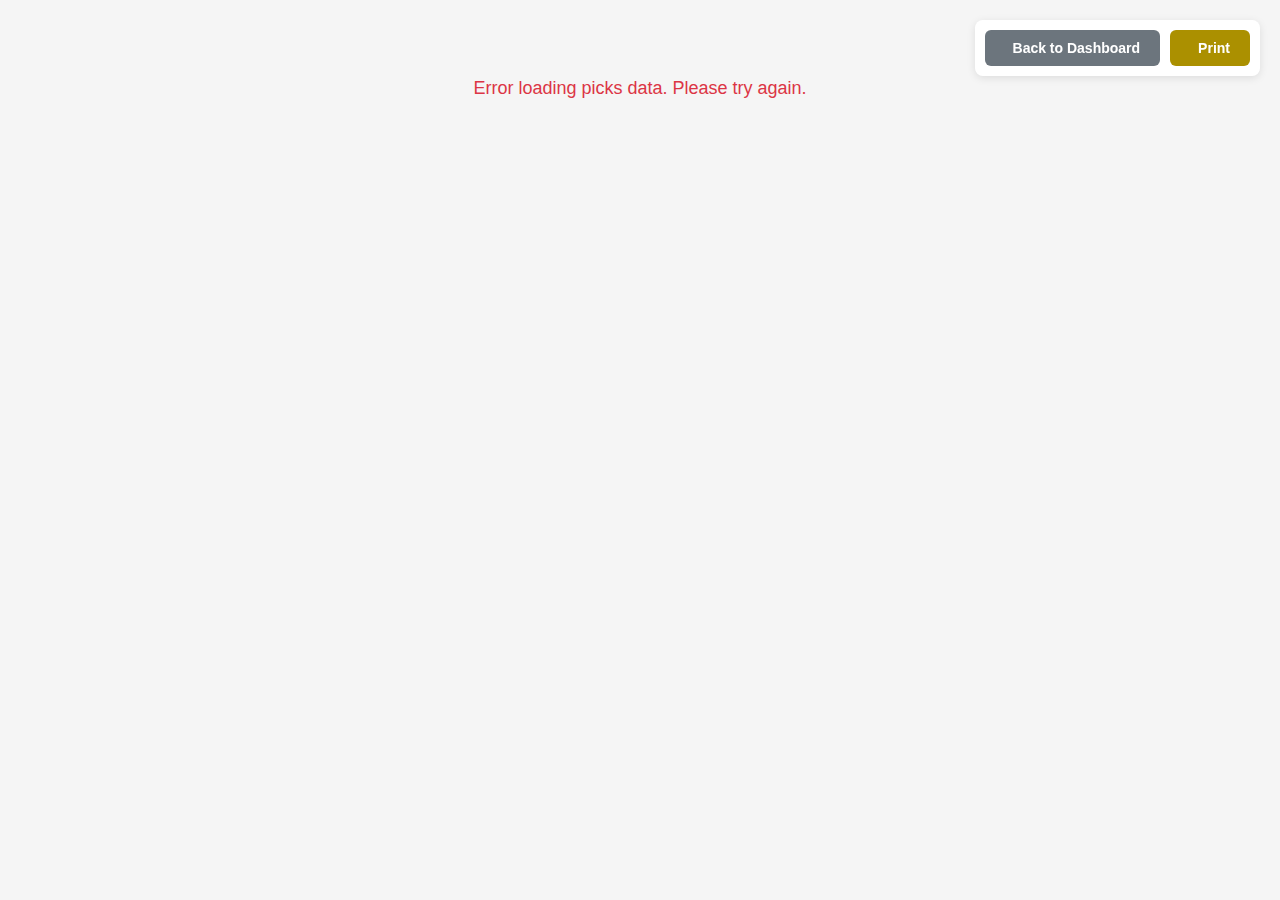
<file: printable-picks.html>
<!DOCTYPE html>
<html>
<head>
    <meta charset="UTF-8">
    <meta name="viewport" content="width=device-width, initial-scale=1.0">
    <title>Printable Picks List - Game of the Week</title>
    <link rel="icon" type="image/png" href="assets/images/Goblet.png">

    <!-- External Dependencies -->
    <script src="https://d3js.org/d3.v7.min.js"></script>
    <link rel="stylesheet" href="https://cdnjs.cloudflare.com/ajax/libs/font-awesome/6.5.1/css/all.min.css" integrity="sha512-DTOQO9RWCH3ppGqcWaEA1BIZOC6xxalwEsw9c2QQeAIftl+Vegovlnee1c9QX4TctnWMn13TZye+giMm8e2LwA==" crossorigin="anonymous" referrerpolicy="no-referrer" />

    <!-- CSS -->
    <link rel="stylesheet" href="css/variables.css">
    <link rel="stylesheet" href="css/components/printable-picks.css">
</head>
<body>
    <!-- Screen-only controls -->
    <div class="screen-only controls">
        <button id="backBtn" class="btn-secondary">
            <i class="fas fa-arrow-left"></i> Back to Dashboard
        </button>
        <button id="printBtn" class="btn-primary">
            <i class="fas fa-print"></i> Print
        </button>
    </div>

    <!-- Loading indicator -->
    <div id="loading" class="loading">
        <div class="spinner"></div>
        <p>Loading picks data...</p>
    </div>

    <!-- Error message -->
    <div id="error" class="error" style="display: none;">
        <p>Error loading picks data. Please try again.</p>
    </div>

    <!-- Printable content -->
    <div id="printablePicksContainer"></div>

    <!-- JavaScript -->
    <script type="module">
        import { fetchAllData } from './js/data/data-fetcher.js';
        import { analyzePickDistribution, processData } from './js/data/data-processor.js';
        import { parsePlayerInfo, parseMatchups } from './js/utils/parsers.js';
        import {
            setLeaderboardData,
            setMatchupsData,
            setPickAnalysis,
            setRawPicksData
        } from './js/state/app-state.js';
        import { renderPrintablePicksList } from './js/components/PrintablePicksList.js';

        // Initialize on page load
        window.addEventListener('DOMContentLoaded', async () => {
            const loading = document.getElementById('loading');
            const error = document.getElementById('error');
            const container = document.getElementById('printablePicksContainer');

            try {
                // Fetch all data
                const { matchups, picks, playerInfo } = await fetchAllData();

                // Store raw picks data
                setRawPicksData(picks);

                // Parse matchups CSV
                const { gameMap, gamesArray } = parseMatchups(matchups);
                setMatchupsData(gameMap);

                // Analyze pick distribution
                const pickAnalysis = analyzePickDistribution(picks, gameMap);
                setPickAnalysis(pickAnalysis);

                // Process picks data to create leaderboard
                const leaderboardData = processData(picks, gameMap, gamesArray, pickAnalysis);
                setLeaderboardData(leaderboardData);

                // Render picks list
                renderPrintablePicksList();

                // Hide loading
                loading.style.display = 'none';
                container.style.display = 'block';
            } catch (err) {
                console.error('Error loading picks:', err);
                loading.style.display = 'none';
                error.style.display = 'block';
            }
        });

        // Print button
        document.getElementById('printBtn').addEventListener('click', () => {
            window.print();
        });

        // Back button
        document.getElementById('backBtn').addEventListener('click', () => {
            window.location.href = 'index.html#picks';
        });
    </script>
</body>
</html>
</file>
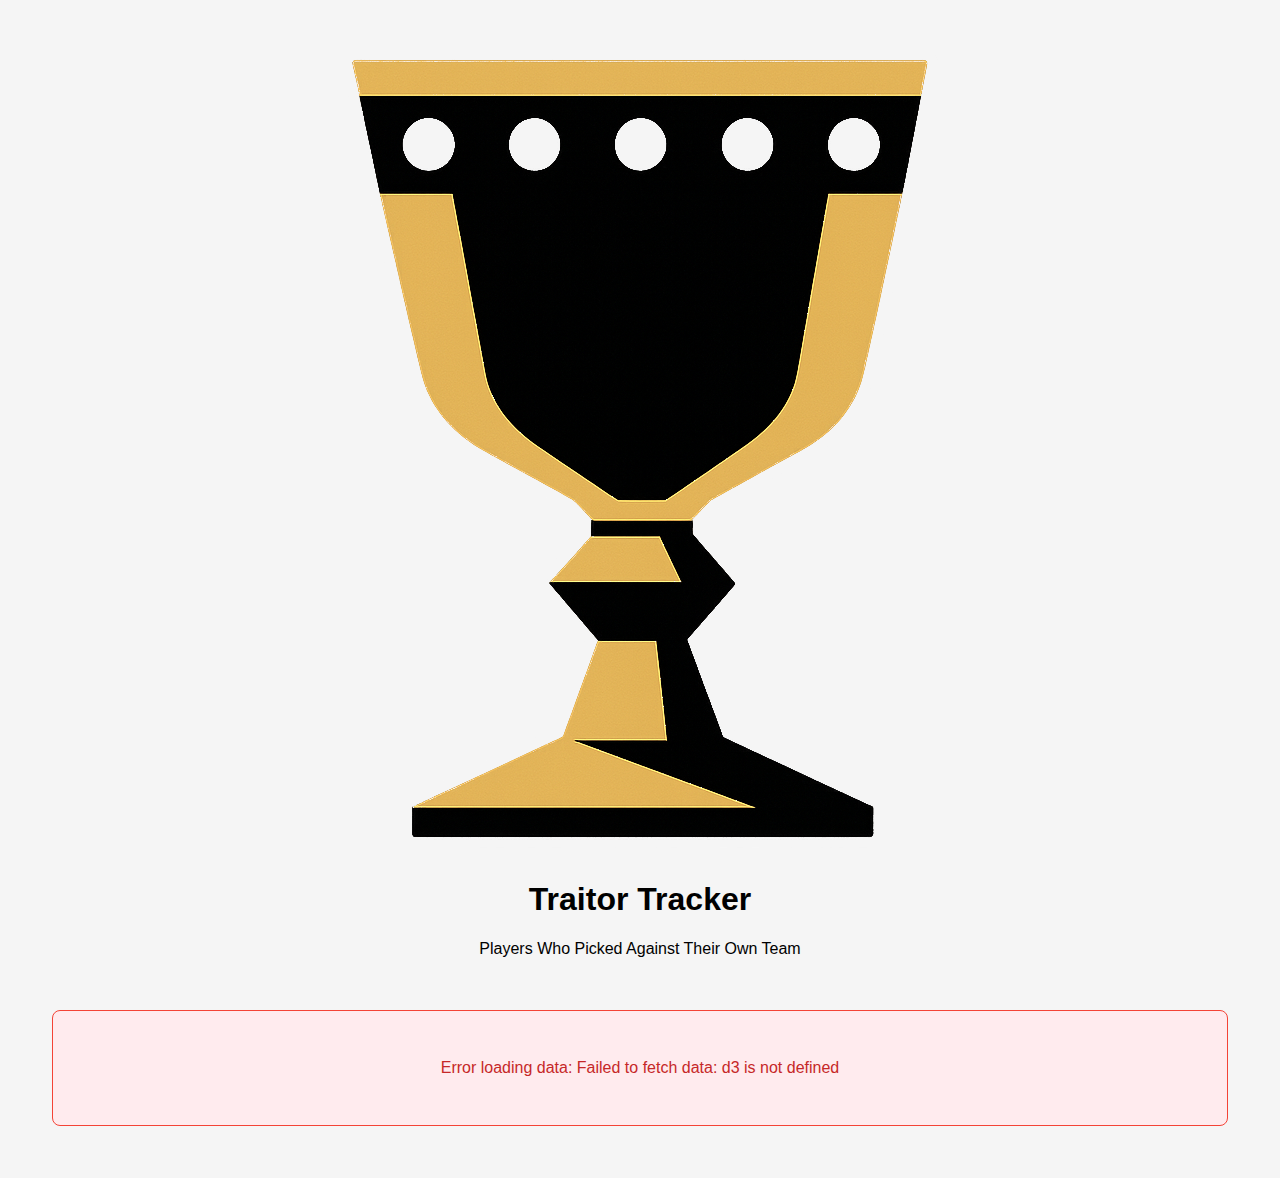
<file: traitors.html>
<!DOCTYPE html>
<html>
<head>
    <meta charset="UTF-8">
    <meta name="viewport" content="width=device-width, initial-scale=1.0">
    <title>Traitor Tracker - Game of the Week</title>
    <link rel="icon" type="image/png" href="assets/images/Goblet.png">

    <!-- External Dependencies -->
    <script src="https://d3js.org/d3.v7.min.js"></script>
    <link rel="stylesheet" href="https://cdnjs.cloudflare.com/ajax/libs/font-awesome/6.5.1/css/all.min.css" integrity="sha512-DTOQO9RWCH3ppGqcWaEA1BIZOC6xxalwEsw9c2QQeAIftl+Vegovlnee1c9QX4TctnWMn13TZye+giMm8e2LwA==" crossorigin="anonymous" referrerpolicy="no-referrer" />

    <!-- Modular CSS -->
    <link rel="stylesheet" href="css/variables.css">
    <link rel="stylesheet" href="css/base.css">
    <link rel="stylesheet" href="css/layout.css">
    <link rel="stylesheet" href="css/utilities.css">
    <link rel="stylesheet" href="css/components/traitors.css">
</head>
<body>
    <div class="dashboard-container">
        <!-- Main Header -->
        <div class="dashboard-header">
            <div class="header-content">
                <img src="assets/images/Goblet.png" alt="Trophy" class="header-goblet">
                <div class="header-text">
                    <h1>Traitor Tracker</h1>
                    <div class="subtitle">Players Who Picked Against Their Own Team</div>
                </div>
            </div>
        </div>

        <!-- Loading State -->
        <div id="loadingIndicator" class="loading-indicator">
            <div class="spinner"></div>
            <p>Loading data...</p>
        </div>

        <!-- Error State -->
        <div id="errorMessage" class="error-message" style="display: none;">
            <i class="fas fa-exclamation-triangle"></i>
            <p id="errorText"></p>
        </div>

        <!-- Traitors Content -->
        <div id="traitorsContent" style="display: none;">
            <!-- Summary Stats -->
            <div class="traitors-summary" id="traitorsSummary"></div>

            <!-- Traitors Table -->
            <div class="traitors-section">
                <h2>Traitors List</h2>
                <p class="section-description">
                    A "traitor" is defined as a team member who picked against their own team in one or more matchups.
                </p>
                <div id="traitorsTable"></div>
            </div>

            <!-- Detailed Breakdown -->
            <div class="traitors-section">
                <h2>Detailed Breakdown</h2>
                <div id="traitorsDetails"></div>
            </div>
        </div>
    </div>

    <!-- JavaScript Module -->
    <script type="module" src="js/traitors-main.js"></script>
</body>
</html>
</file>
<file: css/variables.css>
:root {
    /* Primary */
    --primary-0: #303E45;
    --primary-1: #63747C;
    --primary-2: #485962;
    --primary-3: #1C2C34;
    --primary-4: #10232D;

    /* Secondary #1 */
    --secondary1-0: #36394B;
    --secondary1-1: #6E7187;
    --secondary1-2: #50536A;
    --secondary1-3: #212338;
    --secondary1-4: #141831;

    /* Secondary #2 (warm accents) */
    --secondary2-0: #6D634A;
    --secondary2-1: #C4B99B;
    --secondary2-2: #9A8E6F;
    --secondary2-3: #52472A;
    --secondary2-4: #473A17;

    /* Complement */
    --complement-0: #6D5D4A;
    --complement-1: #C4B19B;
    --complement-2: #9A866F;
    --complement-3: #523F2A;
    --complement-4: #473117;

    /* Convenience variables */
    --bg: var(--primary-4);
    --surface: var(--primary-0);
    --muted: var(--secondary1-2);
    --accent: var(--secondary2-1);
    --accent-dark: var(--secondary2-3);
    --text-on-dark: #ffffff;
    --text-on-light: #111111;

    /* Legacy MCC brand colors (for backward compatibility) */
    --mcc-blue-gray: #607d8b;
    --mcc-dark-1: #57707d;
    --mcc-dark-2: #4d636f;
    --mcc-light-1: #dfe5e8;
    --mcc-light-2: #becbd2;
    --mcc-gold-1: #ab9000;
    --mcc-gold-2: #8a7500;

    /* Semantic colors */
    --success: #4CAF50;
    --success-hover: #45a049;
    --success-dark: #2e7d32;
    --success-light: #c8e6c9;
    --success-bg: #f0f9f0;
    --error: #f44336;
    --error-dark: #c62828;
    --error-light: #ffcdd2;
    --error-bg: #ffebee;
    --warning: #ff9800;
    --info: #3498db;

    /* Medal colors */
    --gold: #FFD700;
    --silver: #C0C0C0;
    --bronze: #CD7F32;

    /* Neutral grays */
    --gray-50: #f8f9fa;
    --gray-100: #f5f5f5;
    --gray-200: #e8e8e8;
    --gray-300: #ddd;
    --gray-400: #999;
    --gray-500: #666;
    --gray-600: #555;
    --gray-700: #333;
    --gray-neutral: #95a5a6;

    /* Text colors */
    --text-primary: #333;
    --text-secondary: #666;
    --text-muted: #999;
    --text-disabled: #ccc;
}
</file>
<file: css/base.css>
body {
    font-family: 'Segoe UI', Tahoma, Geneva, Verdana, sans-serif;
    background-color: var(--gray-100);
    margin: 0;
    padding: 20px;
}

body {
    position: relative;
}

table {
    width: 100%;
    border-collapse: collapse;
    margin-top: 10px;
}

thead {
    background-color: var(--gray-50);
    position: sticky;
    top: 0;
}

th {
    padding: 15px 10px;
    text-align: left;
    font-weight: 600;
    color: var(--gray-600);
    border-bottom: 2px solid var(--gray-300);
    font-size: 14px;
    text-transform: uppercase;
    letter-spacing: 0.5px;
}

th.center, td.center {
    text-align: center;
}

th.right, td.right {
    text-align: right;
}

tbody tr {
    border-bottom: 1px solid #eee;
    transition: background-color 0.2s;
}

tbody tr:hover {
    background-color: var(--gray-50);
}

td {
    padding: 15px 10px;
    color: var(--text-primary);
    font-size: 14px;
}

@media (max-width: 768px) {
    .leaderboard-container {
        padding: 15px;
    }

    table {
        font-size: 12px;
    }

    th, td {
        padding: 10px 5px;
    }

    .header h1 {
        font-size: 24px;
    }

    .form-indicator {
        width: 16px;
        height: 16px;
        line-height: 16px;
        font-size: 10px;
    }
}
</file>
<file: css/layout.css>
.dashboard-container {
    max-width: 1600px;
    margin: auto;
}

.dashboard-header {
    position: relative;
    text-align: center;
    padding: 20px 20px 20px;
}

.dashboard-grid {
    display: grid;
    grid-template-columns: 1fr;
    gap: 20px;
    align-items: start;
}

@media (min-width: 1200px) {
    .dashboard-grid {
        grid-template-columns: minmax(0, 1fr) minmax(0, 1fr);
    }
}

@media (min-width: 1600px) {
    .dashboard-grid {
        grid-template-columns: minmax(0, 45fr) minmax(0, 55fr);
    }
}

.left-column-container {
    display: flex;
    flex-direction: column;
    gap: 20px;
    min-width: 0; /* Allow flex items to shrink below content size */
    max-width: 100%; /* Prevent expansion beyond grid column */
}

.right-column-container {
    display: flex;
    flex-direction: column;
    gap: 20px;
}

.section {
    background-color: white;
    padding: 30px;
    border-radius: 10px;
    box-shadow: 0 2px 10px rgba(0, 0, 0, 0.1);
}

.section-title {
    font-size: 24px;
    font-weight: bold;
    color: var(--text-primary);
    margin-bottom: 20px;
    border-bottom: 3px solid var(--accent);
    padding-bottom: 10px;
}

.leaderboard-container {
    /* Grid item - no need for max-width now */
}
</file>
<file: css/utilities.css>
.loading {
    text-align: center;
    padding: 40px;
    font-size: 16px;
    color: var(--text-secondary);
}

.error {
    background-color: var(--error-bg);
    color: var(--error-dark);
    padding: 20px;
    border-radius: 5px;
    margin: 20px 0;
    border-left: 4px solid var(--error-dark);
}
</file>
<file: css/components/header.css>
.header-content {
    position: relative;
    display: inline-block;
    margin: 0 auto;
}

.header-goblet {
    width: 160px;
    height: 160px;
    display: block;
    margin: 0 auto;
}

.header-text {
    position: absolute;
    top: 50%;
    left: 50%;
    transform: translate(-50%, -50%);
    white-space: nowrap;
}

.header-text h1 {
    font-size: 42px;
    color: var(--text-primary);
    margin: 0;
    font-weight: 700;
    text-shadow:
        -2px -2px 0 #fff,
        2px -2px 0 #fff,
        -2px 2px 0 #fff,
        2px 2px 0 #fff,
        0 0 8px rgba(255, 255, 255, 0.8);
}

.header-text .subtitle {
    font-size: 14px;
    color: var(--mcc-blue-gray);
    margin-top: 3px;
    font-weight: 600;
    text-shadow:
        -1px -1px 0 #fff,
        1px -1px 0 #fff,
        -1px 1px 0 #fff,
        1px 1px 0 #fff,
        0 0 4px rgba(255, 255, 255, 0.9);
}

.league-link {
    position: absolute;
    top: 20px;
    right: 20px;
    font-size: 14px;
    z-index: 1000;
    display: flex;
    gap: 10px;
}

.league-link a {
    color: var(--mcc-blue-gray);
    text-decoration: none;
    transition: all 0.2s;
    display: inline-flex;
    align-items: center;
    gap: 6px;
    padding: 8px 14px;
    background-color: rgba(255, 255, 255, 0.95);
    border-radius: 6px;
    box-shadow: 0 2px 8px rgba(0, 0, 0, 0.1);
}

.league-link a:hover {
    color: var(--mcc-dark-2);
    box-shadow: 0 3px 12px rgba(0, 0, 0, 0.15);
    background-color: rgba(255, 255, 255, 1);
}

@media (max-width: 768px) {
    .league-link {
        display: none;
    }
}
</file>
<file: css/components/leaderboard.css>
th.sortable {
    cursor: pointer;
    user-select: none;
    position: relative;
    transition: background-color 0.2s;
}

th.sortable:hover {
    background-color: var(--gray-200);
}

th.sortable::after {
    content: '';
    margin-left: 6px;
    opacity: 0.3;
}

th.sortable.sorted-asc::after {
    content: '▲';
    opacity: 1;
}

th.sortable.sorted-desc::after {
    content: '▼';
    opacity: 1;
}

.stats-summary {
    display: grid;
    grid-template-columns: repeat(2, 1fr);
    gap: 15px;
    margin-bottom: 30px;
}

@media (min-width: 768px) {
    .stats-summary {
        grid-template-columns: repeat(4, 1fr);
    }
}

@media (min-width: 1200px) {
    .stats-summary {
        grid-template-columns: repeat(2, 1fr);
    }
}

.stat-card {
    background-color: var(--gray-50);
    padding: 15px;
    border-radius: 8px;
    border-left: 4px solid var(--accent);
}

.stat-card .stat-label {
    font-size: 12px;
    color: var(--text-secondary);
    text-transform: uppercase;
    letter-spacing: 0.5px;
    margin-bottom: 5px;
}

.stat-card .stat-value {
    font-size: 24px;
    font-weight: bold;
    color: var(--text-primary);
}

.filter-controls {
    display: flex;
    gap: 15px;
    margin-bottom: 20px;
    padding: 15px;
    background-color: var(--gray-50);
    border-radius: 8px;
    flex-wrap: wrap;
    align-items: center;
}

.filter-group {
    display: flex;
    align-items: center;
    gap: 8px;
}

.filter-group.checkbox-group {
    gap: 6px;
}

.filter-group label {
    font-size: 14px;
    color: var(--gray-600);
    font-weight: 500;
}

.filter-group select {
    padding: 8px 12px;
    border: 1px solid var(--gray-300);
    border-radius: 5px;
    font-size: 14px;
    background-color: white;
    cursor: pointer;
    min-width: 150px;
}

.filter-group input[type="checkbox"] {
    width: 18px;
    height: 18px;
    cursor: pointer;
}

.filter-btn {
    padding: 8px 16px;
    border: 1px solid var(--gray-300);
    border-radius: 5px;
    background-color: var(--gray-100);
    cursor: pointer;
    font-size: 14px;
    transition: background-color 0.2s;
}

.filter-btn:hover {
    background-color: var(--gray-200);
}

.rank {
    font-weight: bold;
    color: var(--text-secondary);
    font-size: 16px;
}

.rank.gold {
    color: var(--gold);
}

.rank.silver {
    color: var(--silver);
}

.rank.bronze {
    color: var(--bronze);
}

.player-name {
    font-weight: 600;
    color: var(--text-primary);
    font-size: 15px;
    cursor: pointer;
    transition: color 0.2s;
}

.player-name:hover {
    color: var(--accent-dark);
    text-decoration: underline;
}

.player-name .picks-icon {
    font-size: 12px;
    color: var(--text-muted);
    margin-left: 6px;
    opacity: 0.6;
    transition: opacity 0.2s;
}

.player-name:hover .picks-icon {
    opacity: 1;
    color: var(--accent-dark);
}

.win-percentage {
    font-weight: 600;
}

.win-percentage.high {
    color: var(--success);
}

.win-percentage.medium {
    color: var(--warning);
}

.win-percentage.low {
    color: var(--error);
}

.recent-form {
    display: flex;
    gap: 3px;
    justify-content: center;
}

.form-indicator {
    width: 20px;
    height: 20px;
    border-radius: 3px;
    display: inline-block;
    font-size: 11px;
    font-weight: bold;
    color: white;
    text-align: center;
    line-height: 20px;
    cursor: pointer;
    transition: opacity 0.2s, transform 0.2s;
}

.form-indicator:hover {
    opacity: 0.8;
    transform: scale(1.1);
}

.form-indicator.win {
    background-color: var(--success);
}

.form-indicator.loss {
    background-color: var(--error);
}

.form-indicator.no-game {
    background-color: var(--gray-200);
}

.expand-header-btn {
    cursor: pointer;
    color: var(--accent);
    font-weight: bold;
    font-size: 18px;
    margin-left: 8px;
    user-select: none;
    display: inline-block;
}

.expand-header-btn:hover {
    color: var(--accent-dark);
}

th.game-history-header {
    cursor: pointer;
    min-width: 150px;
}

.game-history-cell {
    transition: all 0.3s ease;
}

.game-history-cell.collapsed .recent-form {
    display: flex;
    gap: 3px;
    justify-content: center;
    flex-wrap: nowrap;
}

.game-history-cell.expanded .recent-form {
    display: flex;
    gap: 3px;
    justify-content: flex-start;
    flex-wrap: wrap;
    max-width: 800px;
    padding: 5px;
}

tbody tr:hover .game-history-cell {
    background-color: var(--gray-50);
}

/* Mobile responsiveness */
@media (max-width: 768px) {
    th.game-history-header {
        min-width: 0;
        white-space: nowrap;
    }

    #gameHistoryLabel {
        font-size: 11px;
    }

    .expand-header-btn {
        font-size: 14px;
        margin-left: 4px;
    }

    th {
        font-size: 11px;
        padding: 8px 3px;
    }

    td {
        padding: 8px 3px;
        font-size: 12px;
    }
}
</file>
<file: css/components/streak-tracker.css>
/* Streak Tracker Component Styles */

.streak-tracker-section {
    background-color: white;
    padding: 25px;
    border-radius: 8px;
    box-shadow: 0 2px 8px rgba(0, 0, 0, 0.1);
}

/* Main Grid Layout */
.streak-grid {
    display: grid;
    grid-template-columns: 1fr;
    gap: 30px;
    align-items: start;
}

@media (min-width: 1200px) {
    .streak-grid {
        grid-template-columns: repeat(3, 1fr);
    }
}

/* Section Styles */
.streak-section {
    background-color: var(--gray-50);
    padding: 20px;
    border-radius: 8px;
    border: 1px solid var(--gray-200);
    max-height: 800px;
    overflow-y: auto;
    overflow-x: hidden;
    display: flex;
    flex-direction: column;
}

/* Scrollbar styling */
.streak-section::-webkit-scrollbar {
    width: 8px;
}

.streak-section::-webkit-scrollbar-track {
    background: var(--gray-100);
    border-radius: 4px;
}

.streak-section::-webkit-scrollbar-thumb {
    background: var(--gray-400);
    border-radius: 4px;
}

.streak-section::-webkit-scrollbar-thumb:hover {
    background: var(--gray-500);
}

.streak-section-title {
    font-size: 18px;
    font-weight: 600;
    color: var(--text-primary);
    margin: 0 0 20px 0;
    padding-bottom: 10px;
    border-bottom: 2px solid var(--accent);
    display: flex;
    align-items: center;
    gap: 8px;
    position: sticky;
    top: 0;
    background-color: var(--gray-50);
    z-index: 1;
    margin-left: -20px;
    margin-right: -20px;
    margin-top: -20px;
    padding-left: 20px;
    padding-right: 20px;
    padding-top: 20px;
}

.streak-section-title i {
    color: var(--accent);
}

.streak-section-content {
    flex: 1;
    overflow-y: auto;
    overflow-x: hidden;
}

/* Active Streaks Section */
.active-streak-group {
    margin-bottom: 20px;
}

.active-streak-group:last-child {
    margin-bottom: 0;
}

.streak-group-label {
    font-size: 14px;
    font-weight: 600;
    color: var(--text-secondary);
    text-transform: uppercase;
    letter-spacing: 0.5px;
    margin: 0 0 12px 0;
    display: flex;
    align-items: center;
    gap: 6px;
}

.streak-list {
    display: flex;
    flex-direction: column;
    gap: 10px;
}

/* Active Streak Cards */
.streak-card {
    display: flex;
    align-items: center;
    gap: 12px;
    padding: 12px;
    background-color: white;
    border-radius: 6px;
    border-left: 4px solid var(--gray-400);
    box-shadow: 0 1px 3px rgba(0, 0, 0, 0.08);
    transition: transform 0.2s, box-shadow 0.2s;
}

.streak-card:hover {
    transform: translateX(2px);
    box-shadow: 0 2px 6px rgba(0, 0, 0, 0.12);
}

.streak-card.active-win {
    background: linear-gradient(to right, rgba(76, 175, 80, 0.05), white);
}

.streak-card.active-loss {
    background: linear-gradient(to right, rgba(244, 67, 54, 0.05), white);
}

.streak-rank {
    display: flex;
    align-items: center;
    justify-content: center;
    min-width: 28px;
    height: 28px;
    background-color: var(--accent);
    color: white;
    border-radius: 50%;
    font-weight: 700;
    font-size: 14px;
}

.streak-rank.win-count {
    background-color: var(--success);
}

.streak-rank.loss-count {
    background-color: var(--error);
}

.streak-info {
    flex: 1;
}

.streak-player {
    font-weight: 600;
    font-size: 15px;
    color: var(--text-primary);
    margin-bottom: 2px;
}

.streak-count {
    display: flex;
    align-items: baseline;
    gap: 5px;
}

.streak-number {
    font-size: 20px;
    font-weight: 700;
    color: var(--text-primary);
}

.streak-label {
    font-size: 12px;
    color: var(--text-secondary);
}

.streak-icon {
    display: flex;
    align-items: center;
    justify-content: center;
    transition: all 0.3s ease;
}

.streak-icon i {
    font-size: 16px;
}

/* Intensity levels for win streaks */
.streak-icon.win {
    color: var(--success);
}

.streak-icon.win.intensity-3 i {
    font-size: 16px;
    opacity: 0.7;
    animation: pulse-gentle 3s ease-in-out infinite;
}

.streak-icon.win.intensity-4 i {
    font-size: 18px;
    opacity: 0.8;
    animation: pulse-gentle 2.5s ease-in-out infinite;
}

.streak-icon.win.intensity-5 i {
    font-size: 20px;
    opacity: 0.9;
    animation: pulse-medium 2s ease-in-out infinite;
}

.streak-icon.win.intensity-6plus i {
    font-size: 22px;
    opacity: 1;
    animation: pulse-intense 1.5s ease-in-out infinite;
    filter: drop-shadow(0 0 3px var(--success));
}

/* Intensity levels for loss streaks */
.streak-icon.loss {
    color: var(--error);
}

.streak-icon.loss.intensity-3 i {
    font-size: 16px;
    opacity: 0.7;
    animation: pulse-gentle 3s ease-in-out infinite;
}

.streak-icon.loss.intensity-4 i {
    font-size: 18px;
    opacity: 0.8;
    animation: pulse-gentle 2.5s ease-in-out infinite;
}

.streak-icon.loss.intensity-5 i {
    font-size: 20px;
    opacity: 0.9;
    animation: pulse-medium 2s ease-in-out infinite;
}

.streak-icon.loss.intensity-6plus i {
    font-size: 22px;
    opacity: 1;
    animation: pulse-intense 1.5s ease-in-out infinite;
    filter: drop-shadow(0 0 3px var(--error));
}

/* Historical Streak List - Grouped by Count */
.streak-list-grouped {
    display: flex;
    flex-direction: column;
    gap: 16px;
}

.streak-count-group {
    background-color: white;
    border-radius: 8px;
    padding: 12px;
    border: 1px solid var(--gray-200);
}

.streak-count-header {
    margin-bottom: 10px;
}

.streak-count-badge {
    display: inline-flex;
    align-items: center;
    justify-content: center;
    gap: 4px;
    min-width: 50px;
    height: 50px;
    border-radius: 50%;
    font-weight: 700;
    color: white;
}

.streak-count-badge.win-badge {
    background-color: var(--success);
}

.streak-count-badge.loss-badge {
    background-color: var(--error);
}

.streak-count-badge .rank-number {
    font-size: 12px;
    color: white;
}

.streak-count-badge i {
    font-size: 16px;
}

.streak-count-badge .count-number {
    font-size: 20px;
    color: white;
}

.streak-count-badge .count-label {
    font-size: 14px;
    color: white;
    font-weight: 600;
}

.streak-players-grid {
    display: grid;
    grid-template-columns: 1fr;
    gap: 6px;
}

@media (min-width: 768px) {
    .streak-players-grid {
        grid-template-columns: repeat(2, 1fr);
    }
}

.streak-player-card {
    padding: 8px 10px;
    background-color: var(--gray-50);
    border-radius: 4px;
    border-left: 4px solid var(--gray-400);
    transition: transform 0.2s, box-shadow 0.2s;
}

.streak-player-card:hover {
    transform: translateX(2px);
    box-shadow: 0 2px 4px rgba(0, 0, 0, 0.1);
}

.streak-player-card.win-card {
    background: linear-gradient(to right, rgba(76, 175, 80, 0.05), var(--gray-50));
}

.streak-player-card.loss-card {
    background: linear-gradient(to right, rgba(244, 67, 54, 0.05), var(--gray-50));
}

.streak-player-name {
    font-weight: 600;
    font-size: 13px;
    color: var(--text-primary);
    margin-bottom: 2px;
}

.streak-player-games {
    font-size: 10px;
    color: var(--text-muted);
    font-family: monospace;
}

/* Empty State */
.no-data {
    text-align: center;
    color: var(--text-muted);
    padding: 20px;
    font-style: italic;
}

/* Responsive Adjustments */
@media (max-width: 768px) {
    .streak-section-title {
        font-size: 16px;
    }

    .streak-card {
        padding: 10px;
    }

    .streak-number {
        font-size: 18px;
    }

    .streak-icon {
        font-size: 12px;
    }
}

/* Animation keyframes for streak intensity */
@keyframes pulse-gentle {
    0%, 100% {
        opacity: 0.7;
        transform: scale(1);
    }
    50% {
        opacity: 0.85;
        transform: scale(1.05);
    }
}

@keyframes pulse-medium {
    0%, 100% {
        opacity: 0.8;
        transform: scale(1);
    }
    50% {
        opacity: 1;
        transform: scale(1.1);
    }
}

@keyframes pulse-intense {
    0%, 100% {
        opacity: 0.9;
        transform: scale(1);
    }
    50% {
        opacity: 1;
        transform: scale(1.15);
    }
}
</file>
<file: css/components/horse-race.css>
/* Horse Race Styles */
#horseRaceChart {
    width: 100%;
    height: 450px;
    display: block;
}

@media (max-width: 1199px) {
    #horseRaceChart {
        height: 400px;
    }
}

/* Line styles */
.horse-race-line {
    fill: none;
    stroke-width: 2px;
    transition: all 0.3s ease;
    opacity: 0.7;
}

/* Hover and highlight states */
.horse-race-line.highlighted {
    stroke-width: 4px !important;
    opacity: 1 !important;
    filter: drop-shadow(0 0 8px currentColor) !important;
    z-index: 100;
}

.horse-race-line.dimmed {
    opacity: 0.15 !important;
    stroke-width: 1.5px !important;
}

/* Dots on lines */
.horse-race-dot {
    fill: white;
    stroke-width: 2px;
    transition: all 0.3s ease;
    cursor: pointer;
    r: 4;
}

.horse-race-dot.highlighted {
    r: 7 !important;
    filter: drop-shadow(0 0 6px currentColor);
}

.horse-race-dot.dimmed {
    opacity: 0.2;
}

/* Crosshair */
.crosshair-line {
    stroke: var(--gray-400);
    stroke-width: 1;
    stroke-dasharray: 5,5;
    opacity: 0.6;
    pointer-events: none;
}

.crosshair-circle {
    fill: white;
    stroke-width: 2;
    pointer-events: none;
}

/* Controls */
.race-controls {
    display: flex;
    gap: 12px;
    justify-content: center;
    align-items: center;
    margin: 15px 0;
}

.race-instruction {
    font-size: 11px;
    color: var(--text-secondary);
    opacity: 0.7;
    font-style: italic;
    margin-left: 8px;
}

.race-btn {
    padding: 4px 12px;
    border: 1px solid var(--gray-300);
    border-radius: 4px;
    background-color: transparent;
    cursor: pointer;
    font-size: 11px;
    font-weight: 400;
    transition: all 0.2s;
    color: var(--text-secondary);
}

.race-btn:hover {
    background-color: var(--gray-100);
    color: var(--text-primary);
    border-color: var(--gray-400);
}

/* Player Cards Grid */
.race-legend {
    display: grid;
    grid-template-columns: repeat(auto-fill, minmax(180px, 1fr));
    gap: 10px;
    margin-top: 25px;
}

@media (max-width: 768px) {
    .race-legend {
        grid-template-columns: 1fr;
    }
}

/* Player Card */
.race-legend-item {
    background-color: var(--gray-50);
    border-radius: 8px;
    padding: 8px;
    cursor: pointer;
    transition: all 0.3s ease;
    border-left: 4px solid;
    position: relative;
}

.race-legend-item:hover {
    background-color: white;
    transform: translateY(-2px);
    box-shadow: 0 4px 12px rgba(0, 0, 0, 0.1);
}

.race-legend-item.hidden {
    opacity: 0.35;
    background-color: var(--gray-100);
}

.race-legend-item.hidden:hover {
    opacity: 0.6;
    transform: translateY(-1px);
}

/* Card Header */
.race-card-header {
    display: flex;
    align-items: flex-start;
    gap: 8px;
}

.race-legend-color {
    width: 24px;
    height: 24px;
    border-radius: 5px;
    flex-shrink: 0;
    box-shadow: 0 2px 4px rgba(0, 0, 0, 0.1);
    transition: transform 0.3s ease;
    background-color: transparent;
    border: 2px solid;
    position: relative;
}

/* Active state - filled center dot */
.race-legend-item:not(.hidden) .race-legend-color::before {
    content: '';
    position: absolute;
    top: 50%;
    left: 50%;
    transform: translate(-50%, -50%);
    width: 18px;
    height: 18px;
    border-radius: 3px;
    background-color: currentColor;
}

/* Inactive state already shows just the border (no ::before element) */

.race-legend-item:hover .race-legend-color {
    transform: scale(1.15);
}

.race-card-info {
    flex-grow: 1;
    display: flex;
    flex-direction: column;
    gap: 4px;
}

.race-card-line {
    display: flex;
    justify-content: space-between;
    align-items: center;
    gap: 8px;
}

.race-legend-name {
    font-size: 14px;
    color: var(--text-primary);
    font-weight: 600;
    flex-grow: 1;
}

.race-legend-rank {
    font-size: 11px;
    color: var(--text-secondary);
    flex-grow: 1;
}

.race-legend-record {
    font-size: 13px;
    color: var(--text-primary);
    font-weight: 600;
    flex-shrink: 0;
}

.race-card-form {
    display: flex;
    gap: 2px;
    flex-shrink: 0;
}

.race-form-dot {
    width: 12px;
    height: 12px;
    border-radius: 2px;
    background-color: var(--gray-300);
}

.race-form-dot.win {
    background-color: var(--success);
}

.race-form-dot.loss {
    background-color: var(--error);
}
</file>
<file: css/components/matchups.css>
/* Upcoming Matchups Styles */
.upcoming-section {
    grid-column: 1 / -1;
}

.expand-schedule-container {
    text-align: center;
    margin-top: 20px;
}

.expand-schedule-btn {
    padding: 6px 16px;
    border: 1px solid var(--silver);
    border-radius: 6px;
    background-color: white;
    color: var(--gray-400);
    cursor: pointer;
    font-size: 12px;
    font-weight: 500;
    transition: all 0.3s;
    display: inline-flex;
    align-items: center;
    gap: 6px;
}

.expand-schedule-btn:hover {
    background-color: var(--gray-100);
    color: var(--mcc-blue-gray);
    border-color: var(--mcc-blue-gray);
}

#expandScheduleIcon {
    transition: transform 0.3s;
    font-size: 12px;
}

.expand-schedule-btn.expanded #expandScheduleIcon {
    transform: rotate(180deg);
}


/* Centered single-column layout for upcoming matchups */
.upcoming-section .matchups-grid {
    display: flex;
    flex-direction: column;
    align-items: center;
    gap: 15px;
}

/* Upcoming Matchup Card Styles */
.upcoming-matchup-card {
    background: white;
    border-radius: 10px;
    box-shadow: 0 3px 15px rgba(0, 0, 0, 0.1);
    overflow: hidden;
    width: 100%;
    max-width: 1000px;
    border: 2px solid var(--accent);
    transition: transform 0.3s ease, box-shadow 0.3s ease, border-color 0.3s ease;
    cursor: pointer;
}

.upcoming-matchup-card:hover {
    transform: translateY(-4px);
    box-shadow: 0 8px 25px rgba(0, 0, 0, 0.15);
    border-color: var(--gold);
}

.upcoming-matchup-header {
    background: linear-gradient(135deg, var(--mcc-dark-1) 0%, var(--mcc-dark-2) 100%);
    color: white;
    padding: 10px 15px;
    text-align: center;
}

.upcoming-matchup-title {
    font-size: 16px;
    font-weight: bold;
    margin-bottom: 3px;
}

.upcoming-matchup-info {
    font-size: 12px;
    opacity: 0.95;
}

.upcoming-matchup-body {
    padding: 15px 20px;
    display: flex;
    align-items: center;
    justify-content: space-between;
    gap: 20px;
}

.upcoming-team-section {
    flex: 1;
    display: flex;
    flex-direction: column;
    align-items: center;
    gap: 8px;
}

.upcoming-team-name {
    font-size: 15px;
    font-weight: bold;
    color: var(--text-primary);
    text-align: center;
}

.upcoming-members-row {
    display: flex;
    align-items: center;
    justify-content: center;
    gap: 12px;
    flex-wrap: wrap;
}

@keyframes handshake {
    0%, 100% { transform: translateX(0) translateY(0); }
    25% { transform: translateX(-1px) translateY(-3px); }
    50% { transform: translateX(1px) translateY(3px); }
    75% { transform: translateX(-1px) translateY(-3px); }
}

.upcoming-vs-divider {
    text-align: center;
    color: var(--mcc-dark-1);
    font-size: 18px;
    font-weight: bold;
    flex-shrink: 0;
    padding: 20px;
    position: relative;
    min-width: 100px;
    min-height: 100px;
    display: flex;
    align-items: center;
    justify-content: center;
    text-shadow: -1px -1px 0 #fff,
                1px -1px 0 #fff,
                -1px 1px 0 #fff,
                1px 1px 0 #fff,
                0 0 3px #fff,
                0 0 5px rgba(255, 255, 255, 0.8);
    transition: transform 0.3s ease, color 0.3s ease, font-size 0.3s ease;
}

.upcoming-matchup-card:hover .upcoming-vs-divider {
    transform: scale(1.05);
    font-size: 22px;
    color: var(--mcc-dark-2);
}

.upcoming-vs-divider::before {
    content: '';
    position: absolute;
    top: 0;
    left: 0;
    right: 0;
    bottom: 0;
    background-image: url('../../assets/images/handshake.png');
    background-size: contain;
    background-position: center;
    background-repeat: no-repeat;
    opacity: 0.07;
    transition: opacity 0.3s ease;
}

.upcoming-matchup-card:hover .upcoming-vs-divider::before {
    opacity: 0.15;
    animation: handshake 1.5s ease-in-out 1;
}

/* Schedule Styles */
.schedule-section {
    margin-top: 20px;
}

.schedule-header {
    display: flex;
    justify-content: space-between;
    align-items: center;
    margin-bottom: 20px;
    flex-wrap: wrap;
    gap: 15px;
}

.schedule-header .section-title {
    margin-bottom: 0;
    padding-bottom: 0;
    border-bottom: none;
}

.schedule-filters {
    display: flex;
    gap: 10px;
    flex-wrap: wrap;
    background-color: var(--gray-50);
    padding: 5px;
    border-radius: 8px;
}

.schedule-filter-btn {
    padding: 8px 16px;
    border: none;
    border-radius: 5px;
    background-color: transparent;
    color: var(--text-secondary);
    cursor: pointer;
    font-size: 14px;
    font-weight: 500;
    transition: all 0.2s;
}

.schedule-filter-btn:hover {
    background-color: var(--gray-200);
    color: var(--text-primary);
}

.schedule-filter-btn.active {
    background-color: var(--mcc-blue-gray);
    color: white;
}

.matchups-grid {
    display: grid;
    grid-template-columns: repeat(auto-fill, minmax(300px, 1fr));
    gap: 15px;
}

/* Week group styles */
.week-group {
    margin-top: 30px;
    padding-top: 25px;
    width: 100%;
    border-top: 1px solid #dfe5e8;
}

.week-group:first-child {
    margin-top: 0;
    padding-top: 0;
    border-top: none;
}

.week-header {
    color: var(--mcc-blue-gray);
    font-size: 13px;
    font-weight: 600;
    text-transform: uppercase;
    letter-spacing: 0.5px;
    margin-bottom: 15px;
}

.week-games {
    display: grid;
    grid-template-columns: repeat(auto-fill, minmax(280px, 1fr));
    gap: 12px;
}

/* Override grid for full schedule container to allow week grouping */
#matchupsGrid {
    display: block;
}

.matchup-card {
    background-color: var(--gray-50);
    border-radius: 8px;
    padding: 12px 15px;
    border: 2px solid var(--gray-200);
    cursor: pointer;
    transition: all 0.3s;
    position: relative;
}

.matchup-card:hover {
    transform: translateY(-2px);
    box-shadow: 0 3px 12px rgba(0, 0, 0, 0.12);
    border-color: var(--accent);
}

.matchup-card.completed {
    border-color: var(--success);
    background-color: var(--success-bg);
}

.matchup-compact-header {
    font-size: 11px;
    color: var(--text-secondary);
    margin-bottom: 8px;
    text-align: center;
}

.matchup-compact-teams {
    font-size: 14px;
    text-align: center;
    color: var(--text-primary);
}

.compact-vs {
    color: var(--text-muted);
    font-weight: normal;
    margin: 0 8px;
}

.matchup-teams {
    display: flex;
    flex-direction: column;
    gap: 8px;
}

.matchup-team {
    display: flex;
    align-items: center;
    justify-content: space-between;
    padding: 8px 10px;
    background-color: white;
    border-radius: 5px;
    transition: background-color 0.2s;
}

.matchup-team.winner {
    background-color: var(--success);
    color: white;
    font-weight: bold;
}

.matchup-team-name {
    flex-grow: 1;
}

.matchup-vs {
    text-align: center;
    font-size: 12px;
    color: var(--text-muted);
    margin: 3px 0;
}

.winner-badge {
    background-color: white;
    color: var(--success);
    padding: 2px 8px;
    border-radius: 10px;
    font-size: 11px;
    font-weight: bold;
}

/* Matchup Tooltip with Team Lineups */
#matchupTooltip {
    position: absolute;
    background: white;
    border-radius: 10px;
    box-shadow: 0 5px 25px rgba(0, 0, 0, 0.3);
    pointer-events: none;
    display: none;
    z-index: 2000;
    min-width: 400px;
    max-width: 500px;
}

.matchup-tooltip-header {
    background: linear-gradient(135deg, var(--mcc-dark-1) 0%, var(--mcc-dark-2) 100%);
    color: white;
    padding: 15px;
    border-radius: 10px 10px 0 0;
    text-align: center;
}

.matchup-tooltip-title {
    font-size: 16px;
    font-weight: bold;
    margin-bottom: 5px;
}

.matchup-tooltip-info {
    font-size: 12px;
    opacity: 0.9;
}

.matchup-tooltip-body {
    padding: 15px;
}

.tooltip-team-section {
    margin-bottom: 20px;
}

.tooltip-team-section:last-child {
    margin-bottom: 0;
}

/* Winner section with members above team name */
.tooltip-team-section.winner-section {
    margin-bottom: 0;
}

.tooltip-team-section.winner-section .tooltip-team-name {
    margin-top: 10px;
    margin-bottom: 0;
}

.tooltip-team-name {
    font-size: 14px;
    font-weight: bold;
    margin-bottom: 10px;
    color: var(--text-primary);
    text-align: center;
}

.tooltip-team-name.winner {
    color: var(--success);
}

.tooltip-members-row {
    display: flex;
    align-items: center;
    justify-content: center;
    gap: 12px;
    flex-wrap: wrap;
}

.tooltip-member {
    display: flex;
    flex-direction: column;
    align-items: center;
    gap: 5px;
    transition: transform 0.2s ease;
}

.tooltip-member:hover {
    transform: scale(1.1);
}

.tooltip-avatar-wrapper {
    position: relative;
}

.tooltip-avatar {
    border-radius: 50%;
    object-fit: cover;
    box-shadow: 0 2px 8px rgba(0, 0, 0, 0.15);
    border-style: solid;
    transition: box-shadow 0.2s ease, transform 0.2s ease;
}

.tooltip-avatar:hover {
    box-shadow: 0 4px 16px rgba(0, 0, 0, 0.25);
    transform: rotate(5deg);
}

/* Second team avatars tilt left */
.upcoming-team-section:last-of-type .tooltip-avatar:hover,
.tooltip-team-section:last-child .tooltip-avatar:hover {
    transform: rotate(-5deg);
}

.tooltip-member:not(.skip-member) .tooltip-avatar {
    width: 45px;
    height: 45px;
    border-width: 2px;
}

.tooltip-member.skip-member .tooltip-avatar {
    width: 55px;
    height: 55px;
    border-width: 3px;
}

.tooltip-avatar-sprite {
    border-radius: 50%;
    background-image: url('../../assets/images/generic_avatar_sprite.png');
    background-size: 500%;
    background-repeat: no-repeat;
    box-shadow: 0 2px 8px rgba(0, 0, 0, 0.15);
    border-style: solid;
    transition: box-shadow 0.2s ease, transform 0.2s ease;
}

.tooltip-avatar-sprite:hover {
    box-shadow: 0 4px 16px rgba(0, 0, 0, 0.25);
    transform: rotate(5deg);
}

/* Second team avatar sprites tilt left */
.upcoming-team-section:last-of-type .tooltip-avatar-sprite:hover,
.tooltip-team-section:last-child .tooltip-avatar-sprite:hover {
    transform: rotate(-5deg);
}

.tooltip-member:not(.skip-member) .tooltip-avatar-sprite {
    width: 45px;
    height: 45px;
    border-width: 2px;
}

.tooltip-member.skip-member .tooltip-avatar-sprite {
    width: 55px;
    height: 55px;
    border-width: 3px;
}

.tooltip-avatar-placeholder {
    border-radius: 50%;
    display: flex;
    align-items: center;
    justify-content: center;
    font-weight: bold;
    box-shadow: 0 2px 8px rgba(0, 0, 0, 0.15);
    border-style: solid;
}

.tooltip-member:not(.skip-member) .tooltip-avatar-placeholder {
    width: 45px;
    height: 45px;
    font-size: 16px;
    border-width: 2px;
}

.tooltip-member.skip-member .tooltip-avatar-placeholder {
    width: 55px;
    height: 55px;
    font-size: 20px;
    border-width: 3px;
}

/* Position-specific avatar colors for tooltip */
.tooltip-avatar.position-skip,
.tooltip-avatar-sprite.position-skip {
    border-color: #ffd700;
}

.tooltip-avatar-placeholder.position-skip {
    border-color: #ffd700;
    background: linear-gradient(135deg, #ffd700 0%, #ffed4e 100%);
    color: #333;
}

.tooltip-avatar.position-vice,
.tooltip-avatar-sprite.position-vice {
    border-color: #c0c0c0;
}

.tooltip-avatar-placeholder.position-vice {
    border-color: #c0c0c0;
    background: linear-gradient(135deg, #c0c0c0 0%, #e0e0e0 100%);
    color: #333;
}

.tooltip-avatar.position-second,
.tooltip-avatar-sprite.position-second {
    border-color: #cd7f32;
}

.tooltip-avatar-placeholder.position-second {
    border-color: #cd7f32;
    background: linear-gradient(135deg, #cd7f32 0%, #e8a864 100%);
    color: #fff;
}

.tooltip-avatar.position-lead,
.tooltip-avatar-sprite.position-lead {
    border-color: #3498db;
}

.tooltip-avatar-placeholder.position-lead {
    border-color: #3498db;
    background: linear-gradient(135deg, #3498db 0%, #5dade2 100%);
    color: #fff;
}

.tooltip-avatar.position-fifth,
.tooltip-avatar-sprite.position-fifth {
    border-color: #95a5a6;
}

.tooltip-avatar-placeholder.position-fifth {
    border-color: #95a5a6;
    background: linear-gradient(135deg, #95a5a6 0%, #bdc3c7 100%);
    color: #fff;
}

.tooltip-member-name {
    font-size: 10px;
    color: var(--text-secondary);
    text-align: center;
}

.tooltip-position-badge {
    display: inline-block;
    padding: 2px 6px;
    border-radius: 8px;
    font-size: 9px;
    font-weight: 600;
    text-transform: uppercase;
    letter-spacing: 0.3px;
}

.tooltip-position-badge.position-skip {
    background-color: var(--gold);
    color: #000;
}

.tooltip-position-badge.position-vice {
    background-color: var(--silver);
    color: #000;
}

.tooltip-position-badge.position-second {
    background-color: var(--bronze);
    color: #fff;
}

.tooltip-position-badge.position-lead {
    background-color: var(--info);
    color: #fff;
}

.tooltip-position-badge.position-fifth {
    background-color: var(--gray-neutral);
    color: #fff;
}

.tooltip-vs-divider {
    text-align: center;
    color: var(--text-muted);
    font-size: 14px;
    font-weight: bold;
    margin: 10px 0;
}

/* Mobile responsiveness */
@media (max-width: 768px) {
    .upcoming-vs-divider {
        min-width: 60px;
        min-height: 60px;
        padding: 10px;
        font-size: 14px;
    }

    .upcoming-team-name {
        font-size: 13px;
    }

    .upcoming-members-row {
        flex-direction: column-reverse;
        align-items: center;
        gap: 2px;
    }

    /* Remove reverse for second team since JS already reverses it */
    .upcoming-team-section:last-of-type .upcoming-members-row {
        flex-direction: column;
    }

    .tooltip-member {
        margin-bottom: 10px;
        gap: 2px;
    }
}
</file>
<file: css/components/what-if.css>
/* Right Column Container */
/* What-If Analysis Styles */
.whatif-section {
    margin-top: 0;
}

.whatif-controls {
    display: flex;
    gap: 10px;
    margin-bottom: 20px;
    flex-wrap: wrap;
    align-items: center;
}

.whatif-summary {
    background-color: var(--gray-50);
    padding: 15px;
    border-radius: 8px;
    margin-bottom: 20px;
    display: flex;
    justify-content: space-between;
    align-items: center;
    flex-wrap: wrap;
    gap: 10px;
}

.whatif-summary-text {
    font-size: 14px;
    color: var(--text-secondary);
}

.whatif-summary-text strong {
    color: var(--text-primary);
    font-size: 16px;
}

.whatif-summary-inline {
    font-size: 14px;
    font-weight: 400;
    color: var(--text-secondary);
    margin-left: 8px;
}

.whatif-summary-inline strong {
    color: var(--text-primary);
}

.whatif-content {
    display: grid;
    grid-template-columns: 1fr 1fr;
    gap: 30px;
    align-items: start;
}

@media (max-width: 1200px) {
    .whatif-content {
        grid-template-columns: 1fr;
    }
}

.whatif-column {
    display: flex;
    flex-direction: column;
}

.whatif-column-title {
    font-size: 18px;
    font-weight: 600;
    color: var(--text-primary);
    margin-bottom: 15px;
    padding-bottom: 10px;
    border-bottom: 2px solid var(--gray-200);
}

.upcoming-games-container {
    margin-bottom: 20px;
}

.whatif-player-picker {
    display: flex;
    gap: 10px;
    align-items: center;
}

.whatif-player-picker label {
    font-size: 14px;
    color: var(--text-secondary);
}

.whatif-player-picker select {
    padding: 8px 12px;
    border: 1px solid var(--gray-300);
    border-radius: 5px;
    font-size: 14px;
    background-color: white;
    cursor: pointer;
}

.whatif-btn {
    padding: 8px 16px;
    border: 1px solid var(--gray-300);
    border-radius: 5px;
    background-color: var(--success);
    color: white;
    cursor: pointer;
    font-size: 14px;
    transition: background-color 0.2s;
}

.whatif-btn:hover {
    background-color: var(--success-hover);
}

.whatif-btn.secondary {
    background-color: var(--gray-100);
    color: var(--text-primary);
}

.whatif-btn.secondary:hover {
    background-color: var(--gray-200);
}

.whatif-btn:disabled {
    background-color: var(--gray-200);
    color: var(--text-muted);
    cursor: not-allowed;
    opacity: 0.6;
}

.whatif-btn:disabled:hover {
    background-color: var(--gray-200);
}

.upcoming-games {
    display: flex;
    flex-direction: column;
    gap: 15px;
    max-height: 600px;
    overflow-y: auto;
    padding-right: 10px;
}

.upcoming-games::-webkit-scrollbar {
    width: 8px;
}

.upcoming-games::-webkit-scrollbar-track {
    background: var(--gray-100);
    border-radius: 4px;
}

.upcoming-games::-webkit-scrollbar-thumb {
    background: var(--gray-400);
    border-radius: 4px;
}

.upcoming-games::-webkit-scrollbar-thumb:hover {
    background: var(--gray-600);
}

.game-card {
    background-color: var(--gray-50);
    padding: 15px;
    border-radius: 8px;
    border: 2px solid var(--gray-200);
}

.game-card-header {
    font-size: 12px;
    color: var(--text-secondary);
    margin-bottom: 10px;
}

.game-matchup {
    display: flex;
    flex-direction: column;
    gap: 8px;
}

.team-option {
    display: flex;
    align-items: center;
    padding: 10px;
    border-radius: 5px;
    cursor: pointer;
    transition: background-color 0.2s;
    border: 2px solid transparent;
}

.team-option:hover {
    background-color: var(--gray-200);
}

.team-option.selected {
    background-color: var(--gold);
    color: var(--accent-dark);
    border-color: var(--accent);

}

.team-option input[type="radio"] {
    margin-right: 10px;
    accent-color: var(--accent-dark);
}

.team-name {
    flex-grow: 1;
}

.pick-count {
    font-size: 11px;
    opacity: 0.8;
}

.whatif-results {
    display: flex;
    flex-direction: column;
}

.whatif-results h3 {
    margin-top: 0;
    margin-bottom: 15px;
    color: var(--text-primary);
    font-size: 20px;
}

.standings-view::-webkit-scrollbar {
    width: 8px;
}

.standings-view::-webkit-scrollbar-track {
    background: var(--gray-100);
    border-radius: 4px;
}

.standings-view::-webkit-scrollbar-thumb {
    background: var(--gray-400);
    border-radius: 4px;
}

.standings-view::-webkit-scrollbar-thumb:hover {
    background: var(--gray-600);
}

.whatif-placeholder {
    text-align: center;
    padding: 40px 20px;
    color: var(--text-muted);
    background-color: var(--gray-50);
    border-radius: 8px;
    border: 2px dashed var(--gray-300);
}

.whatif-placeholder-icon {
    font-size: 48px;
    margin-bottom: 10px;
}

.whatif-placeholder-text {
    font-size: 14px;
}

.comparison-table {
    width: 100%;
}

.comparison-table th {
    background-color: var(--gray-50);
}

.rank-change {
    font-size: 12px;
    font-weight: bold;
    margin-left: 8px;
}

.rank-change.up {
    color: var(--success);
}

.rank-change.down {
    color: var(--error);
}

.rank-change.same {
    color: var(--text-muted);
}

.record-change {
    font-size: 11px;
    font-weight: 600;
    margin-left: 4px;
    color: var(--success);
}

.record-change.losses {
    color: var(--error);
}

.record-change.neutral {
    color: var(--text-muted);
}

/* Highlighted player rows when hovering over team choices */
.comparison-table tbody tr.pick-highlighted {
    background-color: rgba(255, 215, 0, 0.15);
    transition: background-color 0.2s;
}
</file>
<file: css/components/picks-matrix.css>
/* Combined Picks View */
.picks-view-section {
    margin-top: 20px;
    min-width: 0; /* Allow section to shrink */
    overflow: hidden; /* Prevent content from expanding section */
}

.picks-view-header {
    display: flex;
    justify-content: space-between;
    align-items: center;
    margin-bottom: 20px;
    flex-wrap: wrap;
    gap: 15px;
}

.picks-view-toggle {
    display: flex;
    gap: 10px;
    background-color: var(--gray-50);
    padding: 5px;
    border-radius: 8px;
}

.picks-toggle-btn {
    padding: 8px 16px;
    border: none;
    border-radius: 5px;
    background-color: transparent;
    color: var(--text-secondary);
    cursor: pointer;
    font-size: 14px;
    font-weight: 500;
    transition: all 0.2s;
    display: flex;
    align-items: center;
    gap: 6px;
}

.picks-toggle-btn:hover {
    background-color: var(--gray-200);
    color: var(--text-primary);
}

.picks-toggle-btn.active {
    background-color: var(--mcc-blue-gray);
    color: white;
}

.picks-view-content {
    min-width: 0; /* Allow content to shrink */
    max-width: 100%; /* Prevent expansion */
}

.matrix-filters {
    display: flex;
    gap: 15px;
    margin-bottom: 20px;
    padding: 15px;
    background-color: var(--gray-50);
    border-radius: 8px;
    flex-wrap: wrap;
    align-items: center;
}

.matrix-filter-group {
    display: flex;
    align-items: center;
    gap: 8px;
}

.matrix-filter-group label {
    font-size: 14px;
    color: var(--gray-600);
    font-weight: 500;
}

.matrix-filter-group select {
    padding: 8px 12px;
    border: 1px solid var(--gray-300);
    border-radius: 5px;
    font-size: 14px;
    background-color: white;
    cursor: pointer;
}

.picks-matrix-container {
    overflow-x: auto;
    overflow-y: auto;
    max-height: 600px;
    background: white;
    border-radius: 8px;
    box-shadow: 0 2px 10px rgba(0, 0, 0, 0.1);
    max-width: 100%;
    width: 100%;
}

/* Custom scrollbar for picks matrix */
.picks-matrix-container::-webkit-scrollbar {
    width: 8px;
    height: 8px;
}

.picks-matrix-container::-webkit-scrollbar-track {
    background: var(--gray-100);
    border-radius: 4px;
}

.picks-matrix-container::-webkit-scrollbar-thumb {
    background: var(--gray-400);
    border-radius: 4px;
}

.picks-matrix-container::-webkit-scrollbar-thumb:hover {
    background: var(--gray-500);
}

.picks-matrix-table {
    width: 100%;
    border-collapse: collapse;
    font-size: 13px;
}

.picks-matrix-table thead {
    background-color: var(--gray-50);
    position: sticky;
    top: 0;
    z-index: 10;
}

.picks-matrix-table th {
    padding: 10px 8px;
    text-align: center;
    font-weight: 600;
    color: var(--gray-600);
    border: 1px solid var(--gray-300);
    font-size: 11px;
    min-width: 140px;
    vertical-align: top;
}

.matrix-header-pie {
    width: 50px;
    height: 50px;
    margin: 8px auto;
    cursor: pointer;
    position: relative;
}

.matrix-header-pie:hover {
    opacity: 0.8;
}

.matrix-header-content {
    display: flex;
    flex-direction: column;
    align-items: center;
    gap: 6px;
}

.matrix-header-info {
    text-align: center;
}

.pie-tooltip {
    position: absolute;
    background: rgba(0, 0, 0, 0.85);
    color: white;
    padding: 8px 12px;
    border-radius: 6px;
    font-size: 12px;
    pointer-events: none;
    white-space: nowrap;
    z-index: 9999;
    display: none;
}

.pie-tooltip.active {
    display: block;
}

.picks-matrix-table th.player-col {
    position: sticky;
    left: 0;
    background-color: var(--gray-50);
    z-index: 11;
    min-width: 150px;
    text-align: left;
}

.picks-matrix-table th.player-col::after {
    content: '';
    position: absolute;
    top: 0;
    right: 0;
    bottom: 0;
    width: 4px;
    background: linear-gradient(to right, var(--gray-300) 0px, var(--gray-300) 1px, white 1px, white 3px, var(--gray-300) 3px, var(--gray-300) 4px);
    z-index: 20;
}

.picks-matrix-table td {
    padding: 8px;
    text-align: center;
    border: 1px solid var(--gray-300);
    font-size: 12px;
}

.picks-matrix-table td.player-col {
    position: sticky;
    left: 0;
    background-color: white;
    font-weight: 600;
    text-align: left;
    z-index: 5;
}

.picks-matrix-table td.player-col::after {
    content: '';
    position: absolute;
    top: 0;
    right: 0;
    bottom: 0;
    width: 4px;
    background: linear-gradient(to right, var(--gray-300) 0px, var(--gray-300) 1px, white 1px, white 3px, var(--gray-300) 3px, var(--gray-300) 4px);
    z-index: 20;
}

.picks-matrix-table tbody tr:hover td {
    background-color: var(--gray-50);
}

.picks-matrix-table tbody tr:hover td.player-col {
    background-color: var(--gray-200);
}

/* Focused player highlighting */
.picks-matrix-table tbody tr.focused-player {
    border-left: none;
}

.picks-matrix-table tbody tr.focused-player td {
    background-color: rgba(39, 94, 254, 0.04);
}

.picks-matrix-table tbody tr.focused-player td.player-col {
    background: linear-gradient(rgba(39, 94, 254, 0.06), rgba(39, 94, 254, 0.06)), white;
    box-shadow: -2px 0 0 0 white;
    z-index: 6;
}

.picks-matrix-table tbody tr.focused-player:hover td {
    background-color: rgba(39, 94, 254, 0.06);
}

.picks-matrix-table tbody tr.focused-player:hover td.player-col {
    background: linear-gradient(rgba(39, 94, 254, 0.08), rgba(39, 94, 254, 0.08)), white;
    box-shadow: -2px 0 0 0 white;
    z-index: 6;
}

.matrix-pick-cell {
    padding: 4px;
    border-radius: 4px;
    font-size: 11px;
    line-height: 1.3;
}

.matrix-pick-cell.win {
    background-color: var(--success-light);
    color: var(--success-dark);
    font-weight: 600;
}

.matrix-pick-cell.loss {
    background-color: var(--error-light);
    color: var(--error-dark);
    font-weight: 600;
}

.matrix-pick-cell.pending {
    background-color: var(--gray-100);
    color: var(--text-secondary);
}

.matrix-pick-cell.contrarian {
    border: 2px solid var(--warning);
}

.week-header-cell {
    background-color: var(--mcc-blue-gray) !important;
    color: white !important;
    font-weight: bold;
    font-size: 12px;
}

/* Pick Distribution Chart */
.distribution-list {
    display: grid;
    gap: 15px;
    max-height: 600px;
    overflow-y: auto;
}

.distribution-item {
    background: white;
    border-radius: 8px;
    padding: 15px;
    box-shadow: 0 2px 8px rgba(0, 0, 0, 0.08);
    transition: transform 0.2s, box-shadow 0.2s;
}

.distribution-item:hover {
    transform: translateY(-2px);
    box-shadow: 0 4px 12px rgba(0, 0, 0, 0.12);
}

.distribution-header {
    display: flex;
    justify-content: space-between;
    align-items: center;
    margin-bottom: 12px;
}

.distribution-game-info {
    font-size: 13px;
    color: #666;
}

.distribution-matchup {
    font-size: 16px;
    font-weight: 600;
    color: #333;
    margin-bottom: 10px;
}

.distribution-bar-container {
    display: flex;
    height: 40px;
    border-radius: 6px;
    overflow: hidden;
    box-shadow: inset 0 1px 3px rgba(0, 0, 0, 0.1);
    position: relative;
}

.distribution-trophy {
    position: absolute;
    top: 50%;
    transform: translateY(-50%);
    color: #FFD700;
    font-size: 18px;
    z-index: 10;
    text-shadow: 0 0 3px rgba(0, 0, 0, 0.5);
    pointer-events: none;
}

.distribution-trophy.left {
    left: 8px;
}

.distribution-trophy.right {
    right: 8px;
}

.distribution-bar {
    display: flex;
    align-items: center;
    justify-content: center;
    font-weight: 600;
    font-size: 14px;
    color: white;
    transition: all 0.3s;
    position: relative;
}

.distribution-bar.team1 {
    background: linear-gradient(135deg, var(--mcc-gold-1) 0%, var(--mcc-gold-2) 100%);
}

.distribution-bar.team2 {
    background: linear-gradient(135deg, var(--mcc-dark-1) 0%, var(--mcc-dark-2) 100%);
}

/* Winner/Loser colors for decided games */
.distribution-bar.winner {
    background: linear-gradient(135deg, var(--success) 0%, var(--success-dark) 100%) !important;
}

.distribution-bar.loser {
    background: linear-gradient(135deg, var(--error) 0%, var(--error-dark) 100%) !important;
}

.distribution-bar:hover {
    filter: brightness(1.1);
}

.distribution-labels {
    display: flex;
    justify-content: space-between;
    margin-top: 8px;
    font-size: 13px;
}

.distribution-label {
    display: flex;
    align-items: center;
    gap: 8px;
}

.distribution-label-color {
    width: 16px;
    height: 16px;
    border-radius: 3px;
}

.distribution-label-color.team1 {
    background: linear-gradient(135deg, var(--mcc-gold-1) 0%, var(--mcc-gold-2) 100%);
}

.distribution-label-color.team2 {
    background: linear-gradient(135deg, var(--mcc-dark-1) 0%, var(--mcc-dark-2) 100%);
}

/* Winner/Loser label colors */
.distribution-label-color.winner {
    background: linear-gradient(135deg, var(--success) 0%, var(--success-dark) 100%) !important;
}

.distribution-label-color.loser {
    background: linear-gradient(135deg, var(--error) 0%, var(--error-dark) 100%) !important;
}

.distribution-label-text {
    color: var(--text-primary);
    font-weight: 500;
}

.distribution-label-count {
    color: var(--text-secondary);
    font-size: 12px;
}

/* Printable Link */
.printable-link {
    display: flex;
    align-items: center;
    gap: 6px;
    padding: 8px 10px;
    background-color: var(--mcc-gold-1);
    color: white;
    text-decoration: none;
    border-radius: 5px;
    font-size: 14px;
    font-weight: 500;
    transition: all 0.2s;
}

.printable-link:hover {
    background-color: var(--mcc-gold-2);
    transform: translateY(-1px);
    box-shadow: 0 2px 8px rgba(218, 165, 32, 0.3);
}

.printable-link i {
    font-size: 14px;
}

.printable-link-text {
    display: none;
}

/* Hide printable link on mobile */
@media screen and (max-width: 768px) {
    .printable-link {
        display: none;
    }
}
</file>
<file: css/components/similarity-matrix.css>
/* Similarity Matrix Component Styles */

.similarity-matrix-section {
    margin-top: 20px;
    min-width: 0;
}

#similarityMatrixContent {
    min-width: 0;
    max-width: 100%;
}

/* Scrollable visualization container */
.similarity-viz-container {
    max-height: 550px;
    overflow-x: auto;
    overflow-y: auto;
    background: white;
    border-radius: 8px;
    box-shadow: 0 2px 10px rgba(0, 0, 0, 0.1);
    padding: 15px;
    /* Force scrollbars to always be visible */
    scrollbar-width: thin;
    scrollbar-color: var(--border-color) var(--bg-light);
}

/* Description */
.similarity-description {
    margin-bottom: 20px;
    padding: 15px;
    background: var(--bg-light);
    border-left: 4px solid var(--primary-color);
    border-radius: 4px;
}

.similarity-description p {
    margin: 0;
    color: var(--text-secondary);
    font-size: 14px;
    line-height: 1.5;
}

/* Player Selector and filters use matrix-filter-group from picks-matrix.css */

/* Player Focus View - Matrix column styles */
.player-focus-label {
    cursor: default;
    user-select: none;
}

.similarity-percentage-label,
.similarity-games-label {
    cursor: default;
    user-select: none;
}

/* Highlights Grid (Highlights View) */
.highlights-grid {
    display: grid;
    grid-template-columns: repeat(auto-fit, minmax(400px, 1fr));
    gap: 25px;
}

.highlight-section {
    background: white;
    border-radius: var(--border-radius);
    padding: 20px;
    border: 2px solid var(--border-color);
}

.highlight-title {
    font-size: 18px;
    font-weight: 600;
    margin-bottom: 20px;
    color: var(--text-primary);
    display: flex;
    align-items: center;
    gap: 10px;
}

.highlight-title i {
    color: var(--primary-color);
}

.highlight-list {
    display: flex;
    flex-direction: column;
    gap: 12px;
}

.highlight-item {
    display: flex;
    align-items: center;
    gap: 15px;
    padding: 15px;
    background: var(--bg-light);
    border-radius: var(--border-radius);
    cursor: pointer;
    transition: all 0.2s ease;
    border: 2px solid transparent;
}

.highlight-item:hover {
    border-color: var(--primary-color);
    background: white;
    box-shadow: 0 2px 8px rgba(0, 0, 0, 0.08);
}

.highlight-rank {
    font-size: 20px;
    font-weight: bold;
    color: var(--primary-color);
    min-width: 30px;
    text-align: center;
}

.highlight-players {
    flex: 1;
    font-size: 14px;
    min-width: 0;
}

.highlight-player-name {
    font-weight: 600;
}

.highlight-vs {
    color: var(--text-secondary);
    font-weight: normal;
    margin: 0 4px;
}

.highlight-stats {
    display: flex;
    flex-direction: column;
    align-items: flex-end;
    gap: 4px;
}

.highlight-percentage {
    font-size: 20px;
    font-weight: bold;
}

.highlight-games {
    font-size: 12px;
    color: var(--text-secondary);
}


.similarity-matrix-svg {
    display: block;
    margin: 0 auto;
}

.similarity-cell {
    transition: all 0.2s ease;
}

.similarity-cell:hover:not(.self-cell) {
    filter: brightness(0.9);
}

.self-cell {
    opacity: 0.3;
}

.focused-player-cell {
    stroke: var(--primary-color) !important;
    stroke-width: 2px !important;
}

.col-label,
.row-label {
    cursor: default;
    user-select: none;
}

.focused-label {
    font-weight: bold !important;
}

.similarity-legend {
    margin-top: 30px;
    padding: 20px;
    background: var(--bg-light);
    border-radius: var(--border-radius);
    display: flex;
    flex-direction: column;
    align-items: center;
    gap: 10px;
}

.legend-title {
    font-weight: 600;
    color: var(--text-primary);
    margin-bottom: 10px;
}

.no-data {
    text-align: center;
    color: var(--text-secondary);
    padding: 40px;
    font-style: italic;
}

/* Tooltip */
#similarityTooltip {
    position: absolute;
    background: rgba(0, 0, 0, 0.9);
    color: white;
    padding: 10px 15px;
    border-radius: 6px;
    font-size: 13px;
    line-height: 1.6;
    pointer-events: none;
    z-index: 1000;
    display: none;
    box-shadow: 0 4px 12px rgba(0, 0, 0, 0.3);
    max-width: 300px;
}

/* Similarity Modal */
.similarity-modal-content {
    max-width: 800px;
    width: 90%;
}

.similarity-modal-header {
    display: flex;
    justify-content: space-between;
    align-items: flex-start;
    padding-bottom: 20px;
    border-bottom: 2px solid var(--border-color);
}

.similarity-modal-title {
    flex: 1;
}

.similarity-comparison-title {
    font-size: 20px;
    margin-bottom: 5px;
}

.similarity-vs {
    color: var(--text-secondary);
    font-weight: normal;
    margin: 0 10px;
}

.similarity-stats-summary {
    display: grid;
    grid-template-columns: repeat(auto-fit, minmax(180px, 1fr));
    gap: 15px;
    margin: 20px 0;
    padding: 20px;
    background: var(--bg-light);
    border-radius: var(--border-radius);
}

.similarity-stat {
    text-align: center;
}

.similarity-stat-label {
    display: block;
    font-size: 12px;
    color: var(--text-secondary);
    text-transform: uppercase;
    letter-spacing: 0.5px;
    margin-bottom: 8px;
}

.similarity-stat-value {
    display: block;
    font-size: 24px;
    font-weight: bold;
    color: var(--primary-color);
}

.differences-section-title {
    font-size: 16px;
    font-weight: 600;
    margin-bottom: 15px;
    color: var(--text-primary);
    display: flex;
    align-items: center;
    gap: 8px;
}

.differences-section-title i {
    color: var(--primary-color);
}

#similarityDifferencesList {
    max-height: 400px;
    overflow-y: auto;
    padding: 10px 0;
}

.difference-row {
    padding: 15px;
    margin-bottom: 10px;
    background: var(--bg-light);
    border-radius: var(--border-radius);
    border-left: 4px solid var(--border-color);
}

.diff-game-info {
    margin-bottom: 10px;
    color: var(--text-secondary);
    font-size: 13px;
}

.diff-game-info strong {
    color: var(--text-primary);
}

.diff-picks {
    display: grid;
    grid-template-columns: 1fr 1fr;
    gap: 15px;
}

.diff-pick {
    padding: 10px;
    background: white;
    border-radius: 4px;
    display: flex;
    align-items: center;
    gap: 8px;
    font-size: 14px;
}

.diff-pick .player-name {
    font-weight: 600;
}

.diff-pick .pick-value {
    flex: 1;
}

.diff-pick i {
    font-size: 16px;
}

.correct-pick {
    background: #e8f5e9 !important;
    border: 1px solid #4caf50;
}

.correct-pick i {
    color: #4caf50;
}

.incorrect-pick {
    background: #ffebee !important;
    border: 1px solid #f44336;
}

.incorrect-pick i {
    color: #f44336;
}

.no-differences {
    text-align: center;
    padding: 40px;
    color: var(--text-secondary);
    font-style: italic;
    background: var(--bg-light);
    border-radius: var(--border-radius);
}

/* Responsive adjustments */
@media (max-width: 768px) {
    .similarity-viz-container {
        max-height: 450px;
    }

    .highlights-grid {
        grid-template-columns: 1fr;
    }

    .similarity-modal-content {
        width: 95%;
        max-height: 90vh;
        overflow-y: auto;
    }

    .diff-picks {
        grid-template-columns: 1fr;
        gap: 10px;
    }

    .similarity-stats-summary {
        grid-template-columns: 1fr;
    }

    .col-label,
    .row-label {
        font-size: 9px !important;
    }
}

/* Scrollbar styling for similarity visualization - WebKit browsers */
.similarity-viz-container::-webkit-scrollbar {
    width: 10px;
    height: 10px;
    -webkit-appearance: none;
}

.similarity-viz-container::-webkit-scrollbar-track {
    background: var(--bg-light);
    border-radius: 4px;
    border: 1px solid #ddd;
}

.similarity-viz-container::-webkit-scrollbar-thumb {
    background: var(--border-color);
    border-radius: 4px;
    border: 1px solid #ccc;
}

.similarity-viz-container::-webkit-scrollbar-thumb:hover {
    background: #999;
    border-color: #999;
}

.similarity-viz-container::-webkit-scrollbar-corner {
    background: var(--bg-light);
}

/* Scrollbar styling for differences list */
#similarityDifferencesList::-webkit-scrollbar {
    width: 8px;
}

#similarityDifferencesList::-webkit-scrollbar-track {
    background: var(--bg-light);
    border-radius: 4px;
}

#similarityDifferencesList::-webkit-scrollbar-thumb {
    background: var(--border-color);
    border-radius: 4px;
}

#similarityDifferencesList::-webkit-scrollbar-thumb:hover {
    background: #999;
}
</file>
<file: css/components/modals.css>
.tooltip {
    position: absolute;
    background: white;
    border-radius: 10px;
    box-shadow: 0 5px 25px rgba(0, 0, 0, 0.3);
    pointer-events: none;
    display: none;
    z-index: 2000;
    min-width: 400px;
    max-width: 500px;
}

#raceTooltip {
    position: absolute;
    padding: 10px;
    background-color: rgba(0, 0, 0, 0.9);
    color: white;
    border-radius: 5px;
    font-size: 13px;
    pointer-events: none;
    display: none;
    z-index: 1000;
    max-width: 200px;
}

/* Player Details Modal */
.modal-overlay {
    position: fixed;
    top: 0;
    left: 0;
    right: 0;
    bottom: 0;
    background-color: rgba(0, 0, 0, 0.6);
    display: none;
    justify-content: center;
    align-items: center;
    z-index: 3000;
    padding: 20px;
}

.modal-overlay.active {
    display: flex;
}

.modal-content {
    background: white;
    border-radius: 12px;
    max-width: 900px;
    width: 100%;
    max-height: 90vh;
    overflow: hidden;
    display: flex;
    flex-direction: column;
    box-shadow: 0 10px 40px rgba(0, 0, 0, 0.3);
}

.modal-header {
    background: linear-gradient(135deg, var(--mcc-dark-1) 0%, var(--mcc-dark-2) 100%);
    color: white;
    padding: 20px 25px;
    display: flex;
    justify-content: space-between;
    align-items: center;
}

.modal-title {
    font-size: 24px;
    font-weight: bold;
    margin: 0;
}

.modal-subtitle {
    font-size: 14px;
    opacity: 0.9;
    margin-top: 5px;
}

.modal-close {
    background: rgba(255, 255, 255, 0.2);
    border: none;
    color: white;
    font-size: 24px;
    width: 36px;
    height: 36px;
    border-radius: 50%;
    cursor: pointer;
    display: flex;
    align-items: center;
    justify-content: center;
    transition: background-color 0.2s;
}

.modal-close:hover {
    background: rgba(255, 255, 255, 0.3);
}

.modal-body {
    padding: 25px;
    overflow-y: auto;
    flex: 1;
}

.picks-list {
    display: grid;
    gap: 12px;
}

.pick-item {
    background-color: var(--gray-50);
    border-radius: 8px;
    padding: 15px;
    display: grid;
    grid-template-columns: 80px 1fr auto;
    gap: 15px;
    align-items: center;
    border: 2px solid var(--gray-200);
    transition: all 0.2s;
}

.pick-item:hover {
    border-color: var(--success);
    background-color: var(--success-bg);
}

.pick-item.pick-win {
    border-left: 5px solid var(--success);
}

.pick-item.pick-loss {
    border-left: 5px solid var(--error);
}

.pick-item.pick-pending {
    border-left: 5px solid var(--text-muted);
}

.pick-game-number {
    font-weight: bold;
    font-size: 16px;
    color: var(--text-secondary);
    text-align: center;
}

.pick-details {
    display: flex;
    flex-direction: column;
    gap: 5px;
}

.pick-matchup {
    font-size: 14px;
    color: var(--text-primary);
}

.pick-matchup-teams {
    font-weight: 600;
    color: var(--text-primary);
}

.pick-info {
    font-size: 12px;
    color: var(--text-secondary);
}

.pick-choice {
    font-size: 13px;
}

.pick-choice-label {
    color: var(--text-secondary);
}

.pick-choice-team {
    font-weight: 600;
    color: var(--success);
}

.pick-contrarian {
    background-color: var(--warning);
    color: white;
    padding: 2px 8px;
    border-radius: 10px;
    font-size: 11px;
    font-weight: bold;
    margin-left: 8px;
}

.pick-result {
    text-align: center;
    min-width: 60px;
}

.pick-result-badge {
    display: inline-block;
    padding: 6px 12px;
    border-radius: 6px;
    font-weight: bold;
    font-size: 14px;
}

.pick-result-badge.win {
    background-color: var(--success);
    color: white;
}

.pick-result-badge.loss {
    background-color: var(--error);
    color: white;
}

.pick-result-badge.pending {
    background-color: var(--gray-200);
    color: var(--text-secondary);
}
</file>
<file: css/components/winners.css>
/* Winners Component Styles */

/* Header Right Section */
.header-right {
    display: flex;
    flex-direction: row;
    align-items: center;
    gap: 15px;
    margin-top: 20px;
    justify-content: center;
    flex-wrap: wrap;
}

/* Current Holders Container */
.current-holders-container {
    display: flex;
    gap: 20px;
    justify-content: center;
    flex-wrap: wrap;
}

/* Holder Card */
.holder-card {
    background: linear-gradient(135deg, rgba(255, 215, 0, 0.15), rgba(255, 255, 255, 0.85));
    border: 2px solid var(--gold);
    border-radius: 12px;
    padding: 12px 20px;
    display: flex;
    align-items: center;
    gap: 12px;
    min-width: 200px;
    box-shadow: 0 4px 12px rgba(0, 0, 0, 0.15);
    transition: all 0.3s ease;
}

.holder-card:hover {
    transform: translateY(-2px);
    box-shadow: 0 6px 16px rgba(0, 0, 0, 0.2);
    background: linear-gradient(135deg, rgba(255, 215, 0, 0.25), rgba(255, 255, 255, 0.95));
}

/* Trophy Icon */
.holder-trophy-icon {
    width: 50px;
    height: 50px;
    border-radius: 50%;
    display: flex;
    align-items: center;
    justify-content: center;
    font-size: 24px;
    flex-shrink: 0;
}

.holder-trophy-icon.goblet {
    background: linear-gradient(135deg, var(--gold), #ffed4e);
    color: var(--accent-dark);
    box-shadow: 0 2px 8px rgba(255, 215, 0, 0.4);
}

.holder-trophy-icon.funk-eng {
    background: linear-gradient(135deg, var(--silver), #e0e0e0);
    color: var(--gray-600);
    box-shadow: 0 2px 8px rgba(192, 192, 192, 0.4);
}

/* Holder Info */
.holder-info {
    display: flex;
    flex-direction: column;
    gap: 2px;
}

.holder-title {
    font-size: 11px;
    font-weight: 600;
    text-transform: uppercase;
    letter-spacing: 0.5px;
    color: var(--text-secondary);
}

.holder-name {
    font-size: 16px;
    font-weight: 700;
    color: var(--text-primary);
}

/* Pantheon Link */
.pantheon-link {
    display: inline-flex;
    align-items: center;
    gap: 6px;
    padding: 8px 14px;
    background: linear-gradient(135deg, var(--mcc-blue-gray), var(--mcc-dark-1));
    color: white;
    text-decoration: none;
    border-radius: 6px;
    font-size: 12px;
    font-weight: 600;
    transition: all 0.3s ease;
    box-shadow: 0 3px 10px rgba(0, 0, 0, 0.15);
}

.pantheon-link:hover {
    background: linear-gradient(135deg, var(--mcc-dark-1), var(--mcc-dark-2));
    transform: translateY(-2px);
    box-shadow: 0 4px 14px rgba(0, 0, 0, 0.2);
}

.pantheon-link i {
    font-size: 14px;
}

/* Pantheon Modal Specific Styles */
.pantheon-modal-content {
    max-width: 900px;
    width: 90%;
}

.pantheon-columns {
    display: grid;
    grid-template-columns: 1fr 1fr;
    gap: 30px;
    margin-top: 20px;
}

.pantheon-column {
    background: var(--gray-50);
    border-radius: 8px;
    padding: 20px;
}

.pantheon-column-title {
    font-size: 18px;
    font-weight: 700;
    color: var(--text-primary);
    margin: 0 0 15px 0;
    display: flex;
    align-items: center;
    gap: 10px;
    border-bottom: 2px solid var(--gray-300);
    padding-bottom: 10px;
}

.pantheon-column-title i {
    font-size: 20px;
}

.pantheon-column:first-child .pantheon-column-title {
    color: var(--accent-dark);
}

.pantheon-column:first-child .pantheon-column-title i {
    color: var(--gold);
}

.pantheon-column:last-child .pantheon-column-title i {
    color: var(--silver);
}

/* Pantheon History List */
.pantheon-history-list {
    display: flex;
    flex-direction: column;
    gap: 8px;
    max-height: 500px;
    overflow-y: auto;
    padding-right: 5px;
}

/* Custom scrollbar for history list */
.pantheon-history-list::-webkit-scrollbar {
    width: 8px;
}

.pantheon-history-list::-webkit-scrollbar-track {
    background: var(--gray-200);
    border-radius: 4px;
}

.pantheon-history-list::-webkit-scrollbar-thumb {
    background: var(--gray-400);
    border-radius: 4px;
}

.pantheon-history-list::-webkit-scrollbar-thumb:hover {
    background: var(--gray-500);
}

/* Pantheon History Item */
.pantheon-history-item {
    display: flex;
    justify-content: space-between;
    align-items: center;
    padding: 10px 14px;
    background: white;
    border-radius: 6px;
    border-left: 4px solid var(--mcc-blue-gray);
    transition: all 0.2s ease;
}

.pantheon-history-item:hover {
    transform: translateX(4px);
    box-shadow: 0 2px 8px rgba(0, 0, 0, 0.1);
    border-left-color: var(--gold);
}

.pantheon-history-item:first-child {
    border-left-color: var(--gold);
    background: linear-gradient(90deg, rgba(255, 215, 0, 0.1), white);
    font-weight: 600;
}

.pantheon-season {
    font-size: 13px;
    color: var(--text-secondary);
    font-weight: 600;
}

.pantheon-history-item:first-child .pantheon-season {
    color: var(--accent-dark);
}

.pantheon-winner {
    font-size: 14px;
    font-weight: 600;
    color: var(--text-primary);
}

.pantheon-history-item:first-child .pantheon-winner {
    color: var(--accent-dark);
    font-size: 15px;
}

/* Mobile Responsive */
@media (max-width: 768px) {
    .header-right {
        margin-top: 15px;
        gap: 10px;
    }

    .current-holders-container {
        gap: 10px;
    }

    .holder-card {
        padding: 10px 15px;
        min-width: 160px;
        gap: 10px;
    }

    .holder-trophy-icon {
        width: 40px;
        height: 40px;
        font-size: 20px;
    }

    .holder-title {
        font-size: 9px;
    }

    .holder-name {
        font-size: 14px;
    }

    .pantheon-link {
        padding: 8px 14px;
        font-size: 12px;
    }

    .pantheon-modal-content {
        width: 95%;
        max-width: 100%;
    }

    .pantheon-columns {
        grid-template-columns: 1fr;
        gap: 20px;
    }

    .pantheon-column {
        padding: 15px;
    }

    .pantheon-column-title {
        font-size: 16px;
    }

    .pantheon-history-item {
        flex-direction: column;
        align-items: flex-start;
        gap: 4px;
        padding: 8px 12px;
    }

    .pantheon-season,
    .pantheon-winner {
        font-size: 12px;
    }
}
</file>
<file: css/global.css>
/* Global CSS - Imports base styles for all pages */

@import url('variables.css');
@import url('base.css');
</file>
<file: css/email-generator.css>
/* Email Generator Specific Styles */

.container {
    max-width: 1200px;
    margin: 0 auto;
    padding: 2rem;
}

header {
    text-align: center;
    margin-bottom: 3rem;
    padding-bottom: 2rem;
    border-bottom: 2px solid var(--border-color, #e0e0e0);
}

header h1 {
    margin: 0 0 0.5rem 0;
    color: var(--text-color, #333);
}

header h1 i {
    margin-right: 0.5rem;
    color: var(--primary-color, #2196F3);
}

.subtitle {
    color: var(--text-light, #666);
    font-size: 1.1rem;
    margin: 0;
}

.back-link {
    display: inline-block;
    margin-top: 1rem;
    color: var(--primary-color, #2196F3);
    text-decoration: none;
    font-weight: 500;
}

.back-link:hover {
    text-decoration: underline;
}

/* Card sections */
.card {
    background: white;
    border-radius: 8px;
    padding: 2rem;
    margin-bottom: 2rem;
    box-shadow: 0 2px 4px rgba(0,0,0,0.1);
}

.card h2 {
    margin: 0 0 1.5rem 0;
    color: var(--text-color, #333);
    font-size: 1.5rem;
    display: flex;
    align-items: center;
    gap: 0.5rem;
}

.card h2 i {
    color: var(--primary-color, #2196F3);
}

/* API Key Section */
.api-key-input-group {
    display: flex;
    gap: 1rem;
    margin-bottom: 1rem;
}

.api-key-input {
    flex: 1;
    padding: 0.75rem;
    border: 2px solid var(--border-color, #e0e0e0);
    border-radius: 4px;
    font-size: 1rem;
    font-family: 'Courier New', monospace;
}

.api-key-input:focus {
    outline: none;
    border-color: var(--primary-color, #2196F3);
}

.help-text {
    color: var(--text-light, #666);
    font-size: 0.9rem;
    margin: 0;
}

.help-text i {
    margin-right: 0.25rem;
}

.help-text a {
    color: var(--primary-color, #2196F3);
    text-decoration: none;
}

.help-text a:hover {
    text-decoration: underline;
}

/* Buttons */
.btn {
    padding: 0.75rem 1.5rem;
    border: none;
    border-radius: 4px;
    font-size: 1rem;
    font-weight: 500;
    cursor: pointer;
    transition: all 0.2s;
    display: inline-flex;
    align-items: center;
    gap: 0.5rem;
}

.btn:hover {
    transform: translateY(-1px);
    box-shadow: 0 4px 8px rgba(0,0,0,0.15);
}

.btn-primary {
    background: var(--primary-color, #2196F3);
    color: white;
}

.btn-primary:hover {
    background: #1976D2;
}

.btn-secondary {
    background: var(--secondary-color, #757575);
    color: white;
}

.btn-secondary:hover {
    background: #616161;
}

.btn-generate {
    background: linear-gradient(135deg, #667eea 0%, #764ba2 100%);
    color: white;
    font-size: 1.2rem;
    padding: 1rem 2rem;
}

.btn-generate:hover {
    background: linear-gradient(135deg, #5568d3 0%, #63408a 100%);
}

.btn.success {
    background: #4CAF50;
}

/* Data Preview */
.data-preview {
    background: var(--bg-light, #f5f5f5);
    padding: 1.5rem;
    border-radius: 4px;
    min-height: 200px;
}

.data-summary {
    display: grid;
    gap: 1.5rem;
}

.summary-section h3 {
    margin: 0 0 1rem 0;
    color: var(--text-color, #333);
    font-size: 1.1rem;
}

.summary-section ol,
.summary-section ul {
    margin: 0;
    padding-left: 1.5rem;
}

.summary-section li {
    margin-bottom: 0.5rem;
    line-height: 1.6;
}

.upset-tag {
    background: #ff9800;
    color: white;
    padding: 0.1rem 0.4rem;
    border-radius: 3px;
    font-size: 0.75rem;
    font-weight: bold;
    margin-left: 0.5rem;
}

.loading {
    text-align: center;
    color: var(--text-light, #666);
    font-style: italic;
}

.error {
    color: #f44336;
    padding: 1rem;
    background: #ffebee;
    border-radius: 4px;
    text-align: center;
}

/* Prompt Section */
.prompt-textarea {
    width: 100%;
    padding: 1rem;
    border: 2px solid var(--border-color, #e0e0e0);
    border-radius: 4px;
    font-size: 1rem;
    font-family: inherit;
    line-height: 1.6;
    resize: vertical;
    min-height: 150px;
}

.prompt-textarea:focus {
    outline: none;
    border-color: var(--primary-color, #2196F3);
}

/* Action Section */
.action-section {
    text-align: center;
    margin: 2rem 0;
}

/* Preview Section */
.preview-section {
    border: 2px solid var(--primary-color, #2196F3);
}

.preview-header {
    display: flex;
    justify-content: space-between;
    align-items: center;
    margin-bottom: 1.5rem;
    flex-wrap: wrap;
    gap: 1rem;
}

.preview-header h2 {
    margin: 0;
}

.preview-actions {
    display: flex;
    gap: 0.5rem;
}

.email-preview {
    background: white;
    border: 1px solid var(--border-color, #e0e0e0);
    border-radius: 4px;
    padding: 2rem;
    min-height: 200px;
    line-height: 1.6;
}

/* Format the email preview nicely */
.email-preview h2 {
    color: var(--text-color, #333);
    margin-top: 0;
}

.email-preview p {
    margin: 1rem 0;
}

.email-preview ul,
.email-preview ol {
    margin: 1rem 0;
    padding-left: 2rem;
}

.email-preview li {
    margin: 0.5rem 0;
}

.email-preview strong {
    color: var(--text-color, #333);
}

.email-preview em {
    font-style: italic;
}

/* Status Messages */
.status-message {
    position: fixed;
    bottom: 2rem;
    right: 2rem;
    padding: 1rem 1.5rem;
    border-radius: 4px;
    font-weight: 500;
    box-shadow: 0 4px 12px rgba(0,0,0,0.2);
    z-index: 1000;
    animation: slideIn 0.3s ease-out;
}

@keyframes slideIn {
    from {
        transform: translateX(400px);
        opacity: 0;
    }
    to {
        transform: translateX(0);
        opacity: 1;
    }
}

.status-message.info {
    background: #2196F3;
    color: white;
}

.status-message.success {
    background: #4CAF50;
    color: white;
}

.status-message.error {
    background: #f44336;
    color: white;
}

/* Loading Overlay */
.loading-overlay {
    position: fixed;
    top: 0;
    left: 0;
    right: 0;
    bottom: 0;
    background: rgba(0, 0, 0, 0.7);
    display: flex;
    align-items: center;
    justify-content: center;
    z-index: 9999;
    animation: fadeIn 0.3s ease-in;
}

@keyframes fadeIn {
    from {
        opacity: 0;
    }
    to {
        opacity: 1;
    }
}

.loading-spinner {
    text-align: center;
    background: white;
    padding: 3rem 4rem;
    border-radius: 12px;
    box-shadow: 0 8px 32px rgba(0,0,0,0.3);
}

.spinner {
    width: 60px;
    height: 60px;
    margin: 0 auto 1.5rem;
    border: 4px solid #f3f3f3;
    border-top: 4px solid #667eea;
    border-radius: 50%;
    animation: spin 1s linear infinite;
}

@keyframes spin {
    0% { transform: rotate(0deg); }
    100% { transform: rotate(360deg); }
}

.loading-text {
    font-size: 1.3rem;
    font-weight: 600;
    color: #333;
    margin-bottom: 0.5rem;
}

.loading-subtext {
    font-size: 1rem;
    color: #666;
    font-style: italic;
}

/* Responsive Design */
@media (max-width: 768px) {
    .container {
        padding: 1rem;
    }

    .card {
        padding: 1.5rem;
    }

    .api-key-input-group {
        flex-direction: column;
    }

    .preview-header {
        flex-direction: column;
        align-items: flex-start;
    }

    .preview-actions {
        width: 100%;
        flex-direction: column;
    }

    .btn {
        width: 100%;
        justify-content: center;
    }

    .status-message {
        left: 1rem;
        right: 1rem;
        bottom: 1rem;
    }

    .loading-spinner {
        padding: 2rem 2.5rem;
        margin: 1rem;
    }

    .loading-text {
        font-size: 1.1rem;
    }

    .loading-subtext {
        font-size: 0.9rem;
    }
}
</file>
<file: css/components/form-responses.css>
/* Form Responses Page Styles */

/* Header Goblet Sizing */
.dashboard-header .header-goblet {
    width: 160px;
    height: 160px;
}

/* Back to Dashboard Link */
.back-to-dashboard {
    position: absolute;
    top: 20px;
    left: 20px;
    z-index: 1000;
}

.back-to-dashboard a {
    display: inline-flex;
    align-items: center;
    gap: 8px;
    padding: 12px 20px;
    background: var(--primary-1);
    color: var(--text-on-dark);
    text-decoration: none;
    font-weight: 600;
    font-size: 0.95rem;
    border-radius: 8px;
    box-shadow: 0 2px 4px rgba(0, 0, 0, 0.1);
    transition: all 0.3s ease;
    border: 1px solid var(--primary-2);
}

.back-to-dashboard a:hover {
    background: var(--primary-2);
    transform: translateY(-2px);
    box-shadow: 0 4px 8px rgba(0, 0, 0, 0.15);
}

.back-to-dashboard a i {
    font-size: 0.9rem;
}

/* Loading and Error States */
.loading-indicator {
    text-align: center;
    padding: 4rem 2rem;
    color: var(--text-secondary);
}

.spinner {
    border: 4px solid var(--gray-200);
    border-top: 4px solid var(--mcc-blue-gray);
    border-radius: 50%;
    width: 50px;
    height: 50px;
    animation: spin 1s linear infinite;
    margin: 0 auto 1rem;
}

@keyframes spin {
    0% { transform: rotate(0deg); }
    100% { transform: rotate(360deg); }
}

.error-message {
    background-color: var(--error-bg);
    border: 1px solid var(--error);
    border-radius: 8px;
    padding: 2rem;
    margin: 2rem;
    text-align: center;
    color: var(--error-dark);
}

.error-message i {
    font-size: 2rem;
    margin-bottom: 1rem;
}

/* Summary Section */
.responses-summary {
    display: grid;
    grid-template-columns: repeat(auto-fit, minmax(200px, 1fr));
    gap: 1.5rem;
    margin: 2rem 0;
}

.summary-card {
    background: linear-gradient(135deg, var(--primary-1) 0%, var(--primary-2) 100%);
    border-radius: 12px;
    padding: 1.5rem;
    display: flex;
    align-items: center;
    gap: 1.5rem;
    box-shadow: 0 4px 6px rgba(0, 0, 0, 0.1);
    transition: transform 0.2s ease, box-shadow 0.2s ease;
}

.summary-card:hover {
    transform: translateY(-2px);
    box-shadow: 0 6px 12px rgba(0, 0, 0, 0.15);
}

.summary-icon {
    font-size: 2.5rem;
    color: var(--accent);
    opacity: 0.9;
}

.summary-details {
    flex: 1;
}

.summary-value {
    font-size: 2rem;
    font-weight: 700;
    color: var(--text-on-dark);
    margin-bottom: 0.25rem;
}

.summary-label {
    font-size: 0.875rem;
    color: var(--text-on-dark);
    opacity: 0.8;
    text-transform: uppercase;
    letter-spacing: 0.05em;
}

/* Responses Section */
.responses-section {
    margin: 3rem 0;
}

.responses-header {
    display: flex;
    justify-content: space-between;
    align-items: center;
    margin-bottom: 1.5rem;
    flex-wrap: wrap;
    gap: 1rem;
}

.responses-section h2 {
    color: var(--text-primary);
    margin: 0;
    font-size: 1.75rem;
    display: flex;
    align-items: center;
    gap: 0.75rem;
}

.responses-section h2 i {
    color: var(--accent);
}

/* Filter Buttons */
.filter-buttons {
    display: flex;
    gap: 0.5rem;
    flex-wrap: wrap;
}

.filter-btn {
    display: inline-flex;
    align-items: center;
    gap: 0.5rem;
    padding: 0.5rem 1rem;
    font-size: 0.875rem;
    font-weight: 600;
    background: #ffffff;
    color: var(--text-secondary);
    border: 2px solid var(--gray-300);
    border-radius: 8px;
    cursor: pointer;
    transition: all 0.2s ease;
}

.filter-btn:hover {
    background: var(--gray-50);
    border-color: var(--mcc-blue-gray);
    color: var(--text-primary);
}

.filter-btn.active {
    background: var(--primary-1);
    color: var(--text-on-dark);
    border-color: var(--primary-1);
}

.filter-btn i {
    font-size: 0.875rem;
}

/* No Responses Message */
.no-responses {
    text-align: center;
    padding: 4rem 2rem;
    background: #ffffff;
    border-radius: 12px;
    color: var(--text-secondary);
}

.no-responses i {
    font-size: 3rem;
    margin-bottom: 1rem;
    color: var(--gray-400);
}

.no-responses p {
    font-size: 1.25rem;
    color: var(--text-secondary);
}

/* Responses List */
#responsesList {
    display: grid;
    grid-template-columns: repeat(auto-fill, minmax(280px, 1fr));
    gap: 1rem;
}

/* Response Card */
.response-card {
    background: #ffffff;
    border-radius: 8px;
    padding: 1rem;
    box-shadow: 0 2px 4px rgba(0, 0, 0, 0.1);
    border: 1px solid var(--gray-200);
    transition: all 0.3s ease;
    opacity: 0;
    animation: fadeInUp 0.4s ease forwards;
    display: flex;
    flex-direction: column;
    gap: 0.75rem;
}

@keyframes fadeInUp {
    from {
        opacity: 0;
        transform: translateY(20px);
    }
    to {
        opacity: 1;
        transform: translateY(0);
    }
}

.response-card:hover {
    transform: translateY(-2px);
    box-shadow: 0 4px 12px rgba(0, 0, 0, 0.15);
    border-color: var(--primary-1);
}

/* Response Header */
.response-header {
    display: flex;
    justify-content: space-between;
    align-items: flex-start;
    gap: 0.5rem;
}

.response-player {
    display: flex;
    align-items: center;
    gap: 0.4rem;
    color: var(--text-primary);
    font-size: 0.875rem;
    flex: 1;
}

.response-player i {
    color: var(--accent);
    font-size: 0.75rem;
}

.response-player strong {
    font-weight: 600;
}

/* Category Badges */
.category-badge {
    display: inline-flex;
    align-items: center;
    gap: 0.25rem;
    padding: 0.2rem 0.5rem;
    font-size: 0.65rem;
    font-weight: 600;
    border-radius: 8px;
    text-transform: uppercase;
    letter-spacing: 0.03em;
    flex-shrink: 0;
}

.category-badge i {
    font-size: 0.6rem;
}

.category-badge.silly {
    background: #fff3cd;
    color: #856404;
    border: 1px solid #ffeaa7;
}

.category-badge.serious {
    background: #d1ecf1;
    color: #0c5460;
    border: 1px solid #bee5eb;
}

.category-badge.uncategorized {
    background: var(--gray-100);
    color: var(--text-secondary);
    border: 1px solid var(--gray-300);
}

/* Response Content */
.response-content {
    color: var(--text-primary);
    font-size: 0.875rem;
    line-height: 1.5;
}

/* Responsive Design */
@media (max-width: 1024px) {
    .dashboard-container {
        padding: 1rem;
    }

    .responses-summary {
        gap: 1rem;
    }

    .summary-card {
        padding: 1.25rem;
    }

    .summary-icon {
        font-size: 2rem;
    }

    .summary-value {
        font-size: 1.75rem;
    }

    .response-card {
        padding: 1.25rem;
    }
}

@media (max-width: 768px) {
    .back-to-dashboard {
        top: 10px;
        left: 10px;
    }

    .back-to-dashboard a {
        padding: 10px 16px;
        font-size: 0.875rem;
        gap: 6px;
    }

    .dashboard-container {
        padding: 0.5rem;
    }

    .dashboard-header .header-text h1 {
        font-size: 1.5rem;
    }

    .dashboard-header .header-text .subtitle {
        font-size: 0.875rem;
    }

    .responses-summary {
        grid-template-columns: repeat(2, 1fr);
        gap: 1rem;
        margin: 1.5rem 0;
    }

    .summary-card {
        padding: 1rem;
    }

    .summary-icon {
        font-size: 1.75rem;
    }

    .summary-value {
        font-size: 1.5rem;
    }

    .summary-label {
        font-size: 0.75rem;
    }

    .responses-header {
        flex-direction: column;
        align-items: flex-start;
        gap: 1rem;
    }

    .responses-section h2 {
        font-size: 1.5rem;
    }

    .filter-buttons {
        width: 100%;
    }

    .filter-btn {
        flex: 1;
        justify-content: center;
        font-size: 0.8rem;
        padding: 0.5rem 0.75rem;
    }

    #responsesList {
        grid-template-columns: repeat(auto-fill, minmax(240px, 1fr));
        gap: 0.875rem;
    }

    .response-card {
        padding: 0.875rem;
    }

    .response-player {
        font-size: 0.8rem;
    }

    .response-content {
        font-size: 0.85rem;
    }
}

@media (max-width: 480px) {
    .back-to-dashboard {
        top: 8px;
        left: 8px;
    }

    .back-to-dashboard a {
        padding: 8px 14px;
        font-size: 0.8rem;
        gap: 5px;
    }

    .dashboard-header .header-goblet {
        width: 120px;
        height: 120px;
    }

    .dashboard-header .header-text h1 {
        font-size: 1.25rem;
    }

    .dashboard-header .header-text .subtitle {
        font-size: 0.75rem;
    }

    .responses-summary {
        grid-template-columns: 1fr;
        margin: 1rem 0;
        gap: 0.75rem;
    }

    .summary-card {
        padding: 0.875rem;
        gap: 1rem;
    }

    .summary-icon {
        font-size: 1.5rem;
    }

    .summary-value {
        font-size: 1.25rem;
    }

    .summary-label {
        font-size: 0.7rem;
    }

    .responses-section {
        margin: 2rem 0;
    }

    .responses-section h2 {
        font-size: 1.25rem;
        gap: 0.5rem;
    }

    .filter-btn {
        font-size: 0.75rem;
        padding: 0.4rem 0.6rem;
    }

    .filter-btn i {
        font-size: 0.75rem;
    }

    #responsesList {
        grid-template-columns: 1fr;
        gap: 0.75rem;
    }

    .response-card {
        padding: 0.75rem;
    }

    .response-player {
        font-size: 0.75rem;
    }

    .response-player i {
        font-size: 0.7rem;
    }

    .category-badge {
        font-size: 0.6rem;
        padding: 0.15rem 0.4rem;
    }

    .category-badge i {
        font-size: 0.55rem;
    }

    .response-content {
        font-size: 0.8rem;
    }

    .loading-indicator {
        padding: 2rem 1rem;
    }

    .spinner {
        width: 40px;
        height: 40px;
        border-width: 3px;
    }
}
</file>
<file: css/components/printable-picks.css>
/* Printable Picks List Styles */

/* ===== Screen Styles ===== */
body {
    margin: 0;
    padding: 20px;
    font-family: -apple-system, BlinkMacSystemFont, 'Segoe UI', Roboto, Oxygen, Ubuntu, Cantarell, sans-serif;
    background: #f5f5f5;
}

.controls {
    position: fixed;
    top: 20px;
    right: 20px;
    display: flex;
    gap: 10px;
    z-index: 1000;
    background: white;
    padding: 10px;
    border-radius: 8px;
    box-shadow: 0 2px 8px rgba(0,0,0,0.1);
}

.btn-primary, .btn-secondary {
    padding: 10px 20px;
    border: none;
    border-radius: 6px;
    font-size: 14px;
    font-weight: 600;
    cursor: pointer;
    display: flex;
    align-items: center;
    gap: 8px;
    transition: all 0.2s;
}

.btn-primary {
    background: var(--mcc-gold-1, #DAA520);
    color: white;
}

.btn-primary:hover {
    background: var(--mcc-gold-2, #B8860B);
}

.btn-secondary {
    background: #6c757d;
    color: white;
}

.btn-secondary:hover {
    background: #5a6268;
}

.loading, .error {
    text-align: center;
    padding: 40px;
    font-size: 18px;
    color: #666;
}

.spinner {
    border: 4px solid #f3f3f3;
    border-top: 4px solid var(--mcc-gold-1, #DAA520);
    border-radius: 50%;
    width: 40px;
    height: 40px;
    animation: spin 1s linear infinite;
    margin: 0 auto 20px;
}

@keyframes spin {
    0% { transform: rotate(0deg); }
    100% { transform: rotate(360deg); }
}

.error {
    color: #dc3545;
}

/* ===== Printable Content ===== */
#printablePicksContainer {
    display: none; /* Hidden until loaded */
    max-width: 100%;
    margin: 0 auto;
}

.printable-page {
    background: white;
    margin-bottom: 20px;
    padding: 20px;
    box-shadow: 0 2px 8px rgba(0,0,0,0.1);
}

.printable-page-header {
    margin-bottom: 15px;
    padding-bottom: 10px;
    border-bottom: 2px solid #333;
}

.printable-page-header h2 {
    margin: 0 0 5px 0;
    font-size: 20px;
    color: #333;
}

.page-info {
    display: flex;
    justify-content: space-between;
    font-size: 12px;
    color: #666;
}

/* ===== Table Styles ===== */
.printable-picks-table {
    width: 100%;
    border-collapse: collapse;
    font-size: 10px;
    table-layout: fixed;
}

.printable-picks-table th,
.printable-picks-table td {
    border: 1px solid #ddd;
    padding: 2px 1px;
    text-align: center;
}

/* Subtle row banding */
.printable-picks-table tbody tr:nth-child(even) {
    background-color: #f9f9f9;
}

/* Player column - wider */
.player-col {
    width: 85px;
    text-align: left !important;
    font-weight: 600;
    position: sticky;
    left: 0;
    z-index: 10;
}

/* Game columns - narrow to fit more */
.game-col {
    width: 60px;
    min-width: 60px;
}

/* Header styles */
.printable-picks-table thead th {
    background: #e9ecef;
    font-weight: 700;
    padding: 4px 2px;
}

.game-header-content {
    display: flex;
    flex-direction: column;
    gap: 2px;
    font-size: 9px;
}

.game-number {
    font-weight: 700;
    font-size: 10px;
    color: #333;
}

.game-week {
    font-size: 8px;
    color: #666;
}

.game-matchup {
    margin-top: 2px;
}

.game-matchup .team {
    font-size: 9px;
    font-weight: 600;
    line-height: 1.2;
}

.game-matchup .vs {
    font-size: 7px;
    color: #999;
    font-weight: normal;
}

.empty {
    color: #ccc;
}

/* ===== Print Styles ===== */
@media print {
    @page {
        size: landscape;
        margin: 0.5in;
    }

    body {
        background: white;
        padding: 0;
        margin: 0;
    }

    /* Hide screen-only elements */
    .screen-only {
        display: none !important;
    }

    /* Show printable content */
    #printablePicksContainer {
        display: block !important;
    }

    /* Each page */
    .printable-page {
        page-break-after: always;
        page-break-inside: avoid;
        margin: 0;
        padding: 0;
        box-shadow: none;
    }

    .printable-page:last-child {
        page-break-after: auto;
    }

    /* Prevent table rows from breaking across pages */
    .printable-picks-table tr {
        page-break-inside: avoid;
    }

    /* Make sure headers repeat on each page if table spans multiple pages */
    .printable-picks-table thead {
        display: table-header-group;
    }

    .printable-picks-table tbody {
        display: table-row-group;
    }

    /* Adjust colors for print */
    .printable-picks-table thead th {
        background: #e9ecef !important;
        -webkit-print-color-adjust: exact;
        print-color-adjust: exact;
    }

    .printable-picks-table tbody tr:nth-child(even) {
        background-color: #f9f9f9 !important;
        -webkit-print-color-adjust: exact;
        print-color-adjust: exact;
    }

    /* Ensure borders print */
    .printable-picks-table,
    .printable-picks-table th,
    .printable-picks-table td {
        border: 1px solid #000 !important;
    }

    .printable-page-header {
        border-bottom: 2px solid #000 !important;
    }

    /* Slightly smaller font for more density */
    .printable-picks-table {
        font-size: 8px;
    }

    .printable-picks-table th,
    .printable-picks-table td {
        font-size: 8px;
    }
}

/* ===== Responsive adjustments for screen ===== */
@media screen and (max-width: 1200px) {
    .printable-page {
        overflow-x: auto;
    }

    .printable-picks-table {
        min-width: 800px;
    }
}
</file>
<file: css/components/traitors.css>
/* Traitor Tracker Styles */

/* Loading and Error States */
.loading-indicator {
    text-align: center;
    padding: 4rem 2rem;
    color: var(--text-secondary);
}

.spinner {
    border: 4px solid var(--gray-200);
    border-top: 4px solid var(--mcc-blue-gray);
    border-radius: 50%;
    width: 50px;
    height: 50px;
    animation: spin 1s linear infinite;
    margin: 0 auto 1rem;
}

@keyframes spin {
    0% { transform: rotate(0deg); }
    100% { transform: rotate(360deg); }
}

.error-message {
    background-color: var(--error-bg);
    border: 1px solid var(--error);
    border-radius: 8px;
    padding: 2rem;
    margin: 2rem;
    text-align: center;
    color: var(--error-dark);
}

.error-message i {
    font-size: 2rem;
    margin-bottom: 1rem;
}

/* Summary Section */
.traitors-summary {
    background: linear-gradient(135deg, var(--primary-3) 0%, var(--primary-4) 100%);
    border-radius: 12px;
    padding: 2rem;
    margin: 2rem 0;
    box-shadow: 0 4px 6px rgba(0, 0, 0, 0.1);
}

.summary-grid {
    display: grid;
    grid-template-columns: repeat(auto-fit, minmax(150px, 1fr));
    gap: 2rem;
    text-align: center;
}

.summary-stat {
    padding: 1rem;
    background: rgba(255, 255, 255, 0.05);
    border-radius: 8px;
    border: 1px solid rgba(255, 255, 255, 0.1);
}

.stat-value {
    font-size: 2.5rem;
    font-weight: 700;
    color: var(--accent);
    margin-bottom: 0.5rem;
}

.stat-label {
    font-size: 0.875rem;
    color: var(--text-on-dark);
    text-transform: uppercase;
    letter-spacing: 0.05em;
    opacity: 0.8;
}

/* Traitors Section */
.traitors-section {
    margin: 3rem 0;
    background: var(--surface);
    border-radius: 12px;
    padding: 2rem;
    box-shadow: 0 2px 4px rgba(0, 0, 0, 0.1);
}

.traitors-section h2 {
    color: var(--text-on-dark);
    margin-top: 0;
    margin-bottom: 1rem;
    font-size: 1.75rem;
}

.section-description {
    color: var(--text-on-dark);
    opacity: 0.8;
    margin-bottom: 1.5rem;
    font-size: 0.95rem;
    line-height: 1.6;
}

/* No Traitors Message */
.no-traitors {
    text-align: center;
    padding: 4rem 2rem;
    color: var(--success);
}

.no-traitors i {
    font-size: 3rem;
    margin-bottom: 1rem;
}

.no-traitors p {
    font-size: 1.25rem;
    color: var(--text-on-dark);
    opacity: 0.8;
}

/* Traitors Table */
.traitors-table {
    width: 100%;
    border-collapse: collapse;
    background: var(--primary-3);
    border-radius: 8px;
    overflow: hidden;
}

.traitors-table thead {
    background: var(--primary-2);
}

.traitors-table th {
    padding: 1rem;
    text-align: left;
    font-weight: 600;
    color: var(--text-on-dark);
    font-size: 0.875rem;
    text-transform: uppercase;
    letter-spacing: 0.05em;
    border-bottom: 2px solid var(--primary-4);
}

.traitors-table th:first-child {
    text-align: center;
    width: 60px;
}

.traitors-table tbody tr {
    border-bottom: 1px solid var(--primary-2);
    transition: background-color 0.2s ease;
}

.traitors-table tbody tr:hover {
    background-color: var(--primary-2);
}

.traitors-table tbody tr:last-child {
    border-bottom: none;
}

.traitors-table td {
    padding: 1rem;
    color: var(--text-on-dark);
}

.traitors-table td:first-child {
    text-align: center;
    font-weight: 700;
    color: var(--accent);
}

.player-name {
    font-weight: 600;
    color: var(--text-on-dark);
}

.team-name {
    color: var(--text-on-dark);
    opacity: 0.8;
}

.betrayals-count {
    font-weight: 700;
    color: var(--error);
}

.wins-count {
    color: var(--success);
}

.losses-count {
    color: var(--error);
}

.pending-count {
    color: var(--gray-400);
}

/* Detail Cards */
.traitor-detail-card {
    background: var(--primary-3);
    border-radius: 8px;
    padding: 1.5rem;
    margin-bottom: 2rem;
    border: 1px solid var(--primary-2);
}

.traitor-header {
    display: flex;
    justify-content: space-between;
    align-items: center;
    margin-bottom: 1rem;
    padding-bottom: 1rem;
    border-bottom: 2px solid var(--primary-2);
}

.traitor-header h3 {
    margin: 0;
    color: var(--text-on-dark);
    font-size: 1.5rem;
}

.traitor-meta {
    display: flex;
    gap: 0.5rem;
}

.position-badge,
.team-badge {
    padding: 0.25rem 0.75rem;
    border-radius: 16px;
    font-size: 0.75rem;
    font-weight: 600;
    text-transform: uppercase;
    letter-spacing: 0.05em;
}

.position-badge {
    background: var(--mcc-blue-gray);
    color: white;
}

.team-badge {
    background: var(--secondary2-3);
    color: var(--accent);
}

.traitor-stats {
    display: flex;
    gap: 2rem;
    margin-bottom: 1.5rem;
    color: var(--text-on-dark);
    font-size: 0.95rem;
}

.traitor-stats span {
    opacity: 0.8;
}

/* Picks Table */
.picks-table {
    width: 100%;
    border-collapse: collapse;
    background: var(--primary-4);
    border-radius: 6px;
    overflow: hidden;
}

.picks-table thead {
    background: var(--primary-2);
}

.picks-table th {
    padding: 0.75rem;
    text-align: left;
    font-weight: 600;
    color: var(--text-on-dark);
    font-size: 0.75rem;
    text-transform: uppercase;
    letter-spacing: 0.05em;
}

.picks-table tbody tr {
    border-bottom: 1px solid var(--primary-3);
}

.picks-table tbody tr:last-child {
    border-bottom: none;
}

.picks-table td {
    padding: 0.75rem;
    color: var(--text-on-dark);
    font-size: 0.875rem;
}

.matchup-cell {
    white-space: nowrap;
}

.matchup-cell .own-team {
    font-weight: 700;
    color: var(--accent);
    text-decoration: underline;
}

.picked-team {
    font-weight: 600;
}

.result-win {
    color: var(--success);
    font-weight: 600;
}

.result-loss {
    color: var(--error);
    font-weight: 600;
}

.result-pending {
    color: var(--gray-400);
    font-weight: 600;
}

.result-win i,
.result-loss i,
.result-pending i {
    margin-right: 0.25rem;
}

/* Responsive Design */
@media (max-width: 768px) {
    .summary-grid {
        grid-template-columns: repeat(2, 1fr);
        gap: 1rem;
    }

    .stat-value {
        font-size: 2rem;
    }

    .traitors-table {
        font-size: 0.875rem;
    }

    .traitors-table th,
    .traitors-table td {
        padding: 0.75rem 0.5rem;
    }

    .traitor-header {
        flex-direction: column;
        align-items: flex-start;
        gap: 1rem;
    }

    .picks-table {
        font-size: 0.75rem;
    }

    .picks-table th,
    .picks-table td {
        padding: 0.5rem 0.25rem;
    }

    .matchup-cell {
        font-size: 0.7rem;
    }
}

@media (max-width: 480px) {
    .summary-grid {
        grid-template-columns: 1fr;
    }

    .traitors-section {
        padding: 1rem;
    }

    .stat-value {
        font-size: 1.75rem;
    }
}
</file>
